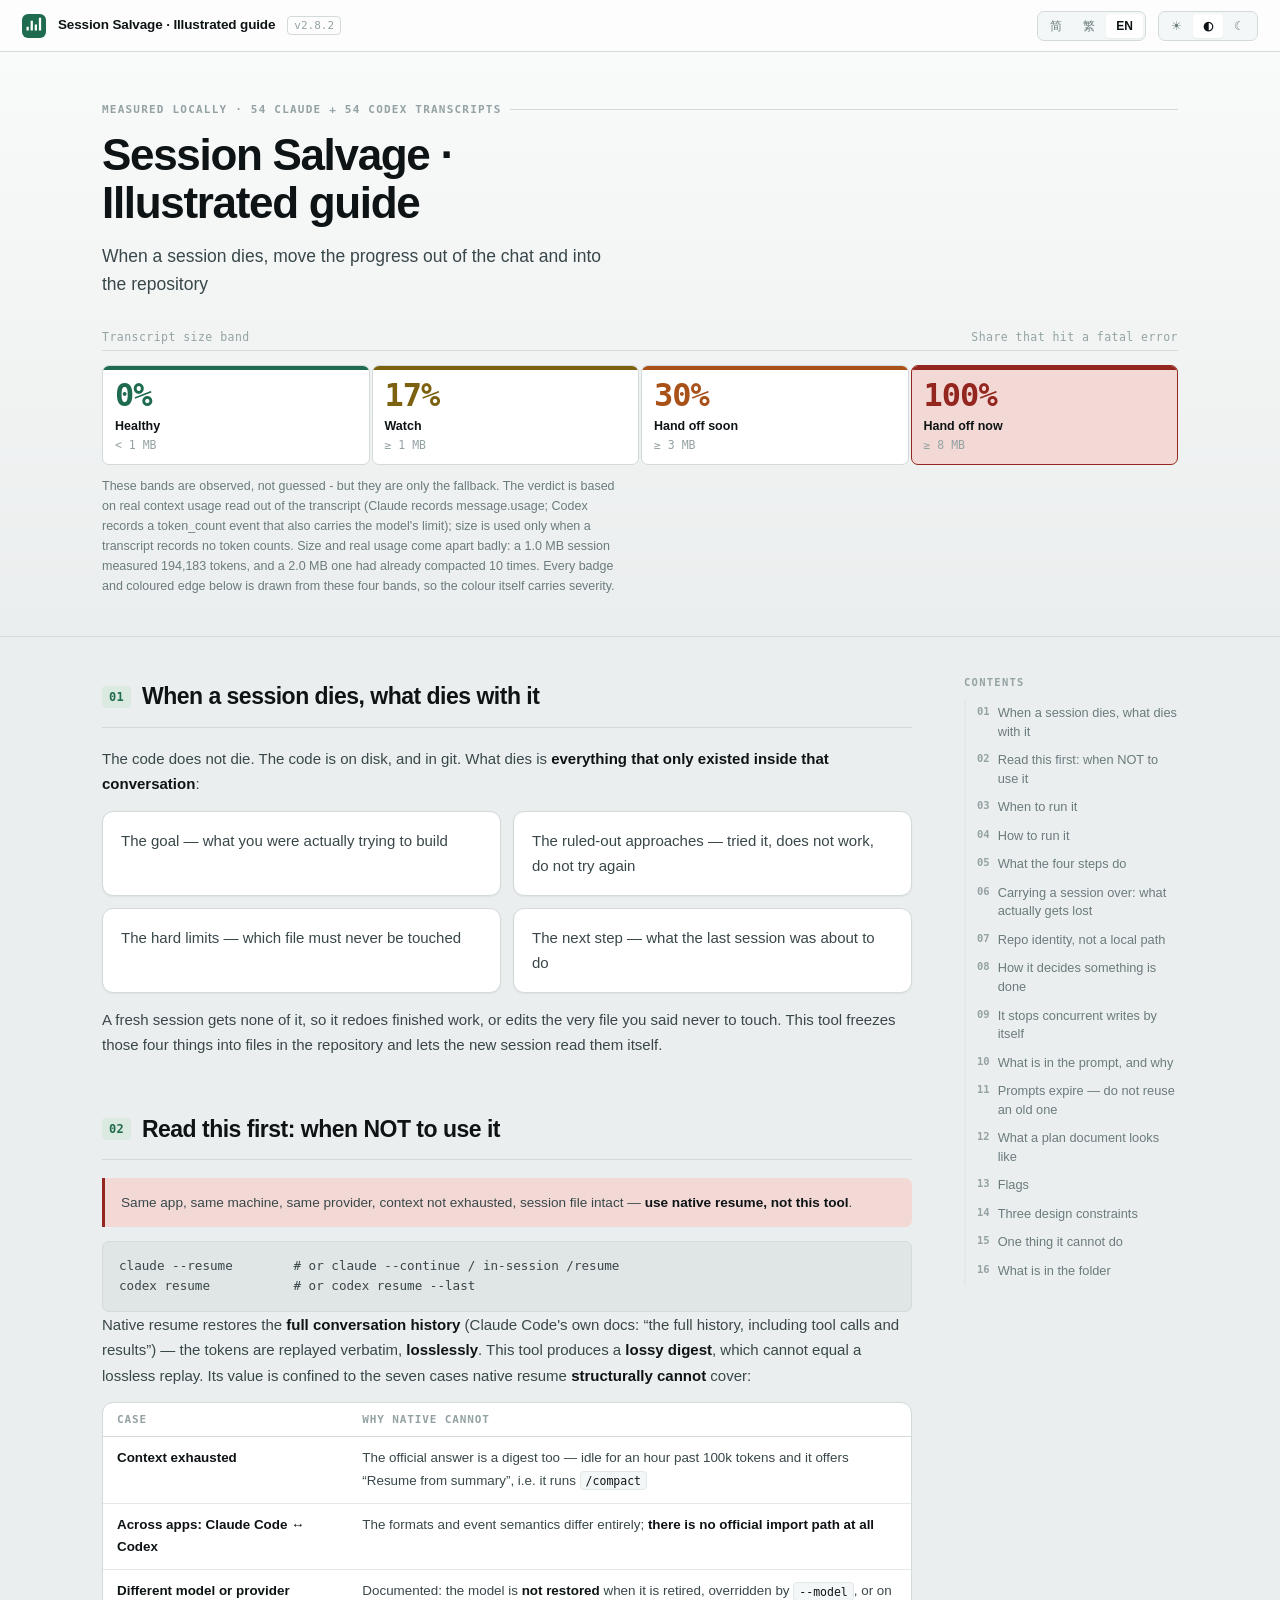
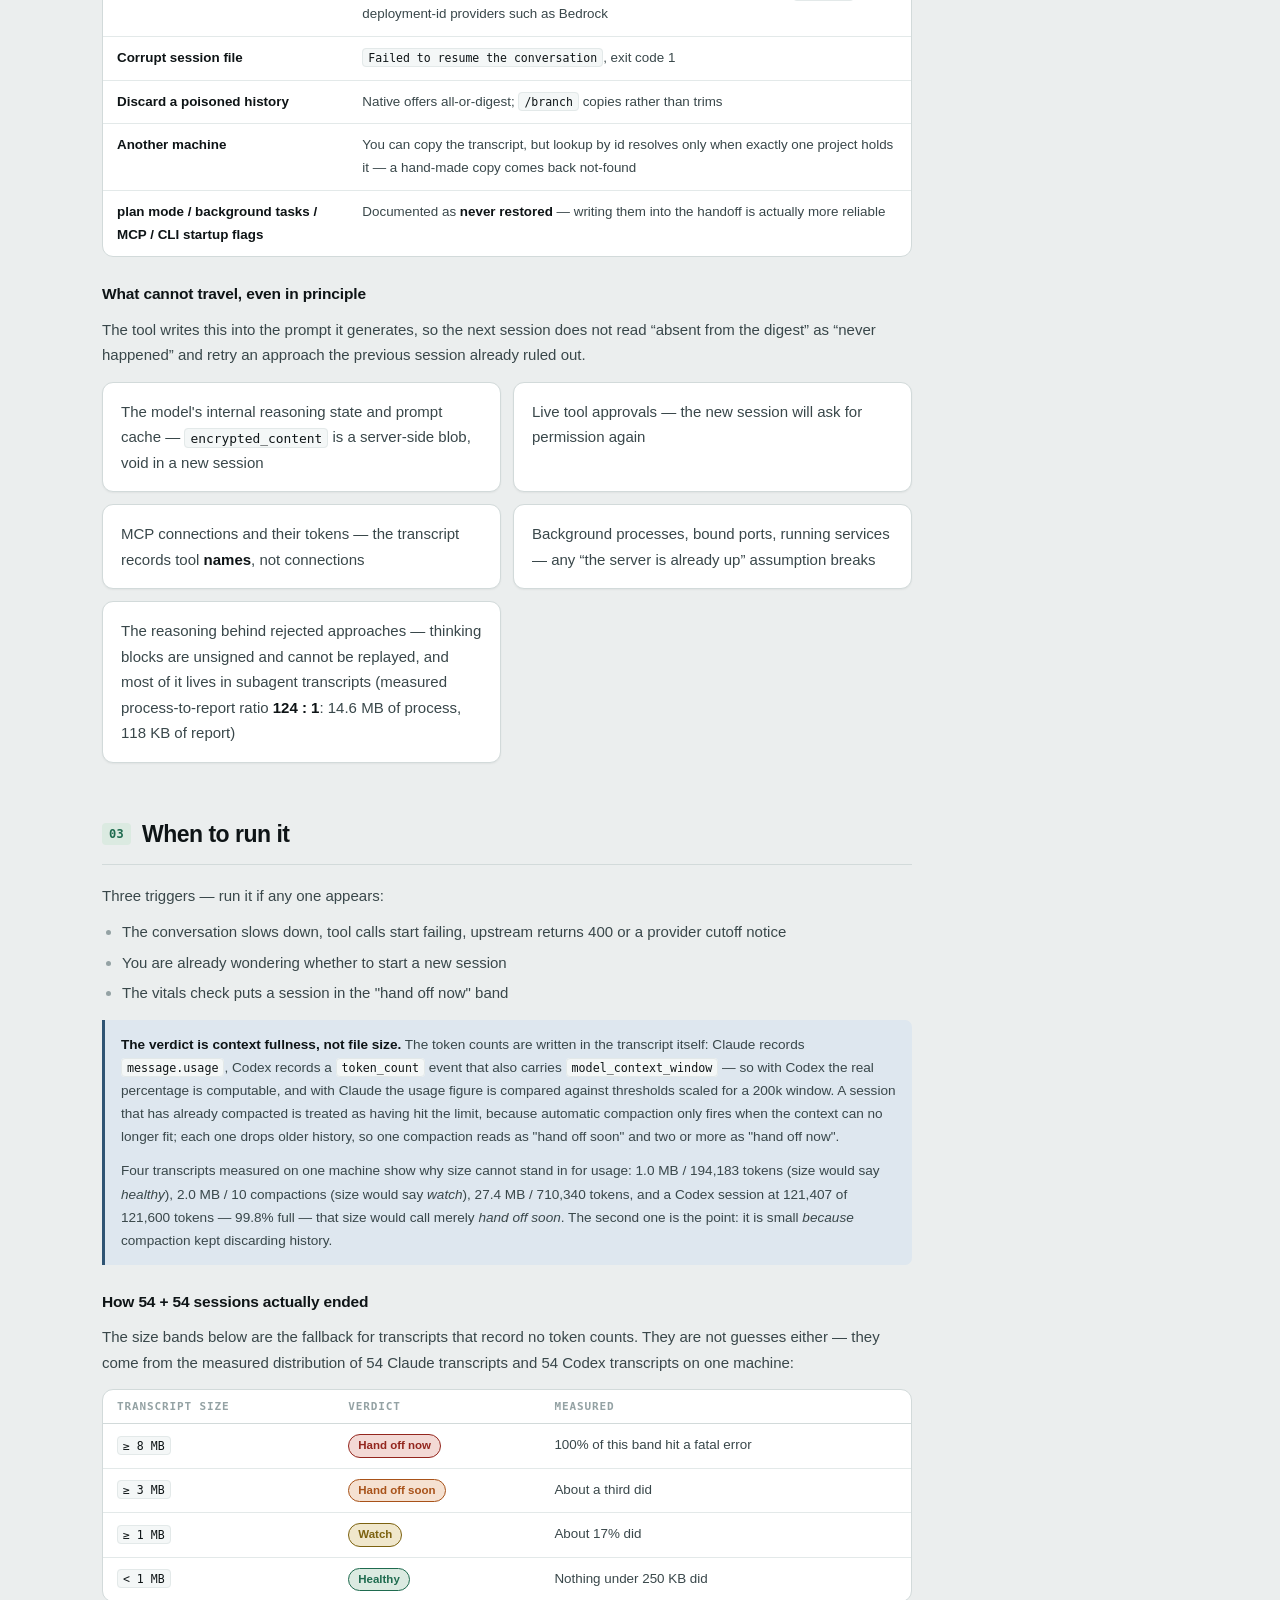
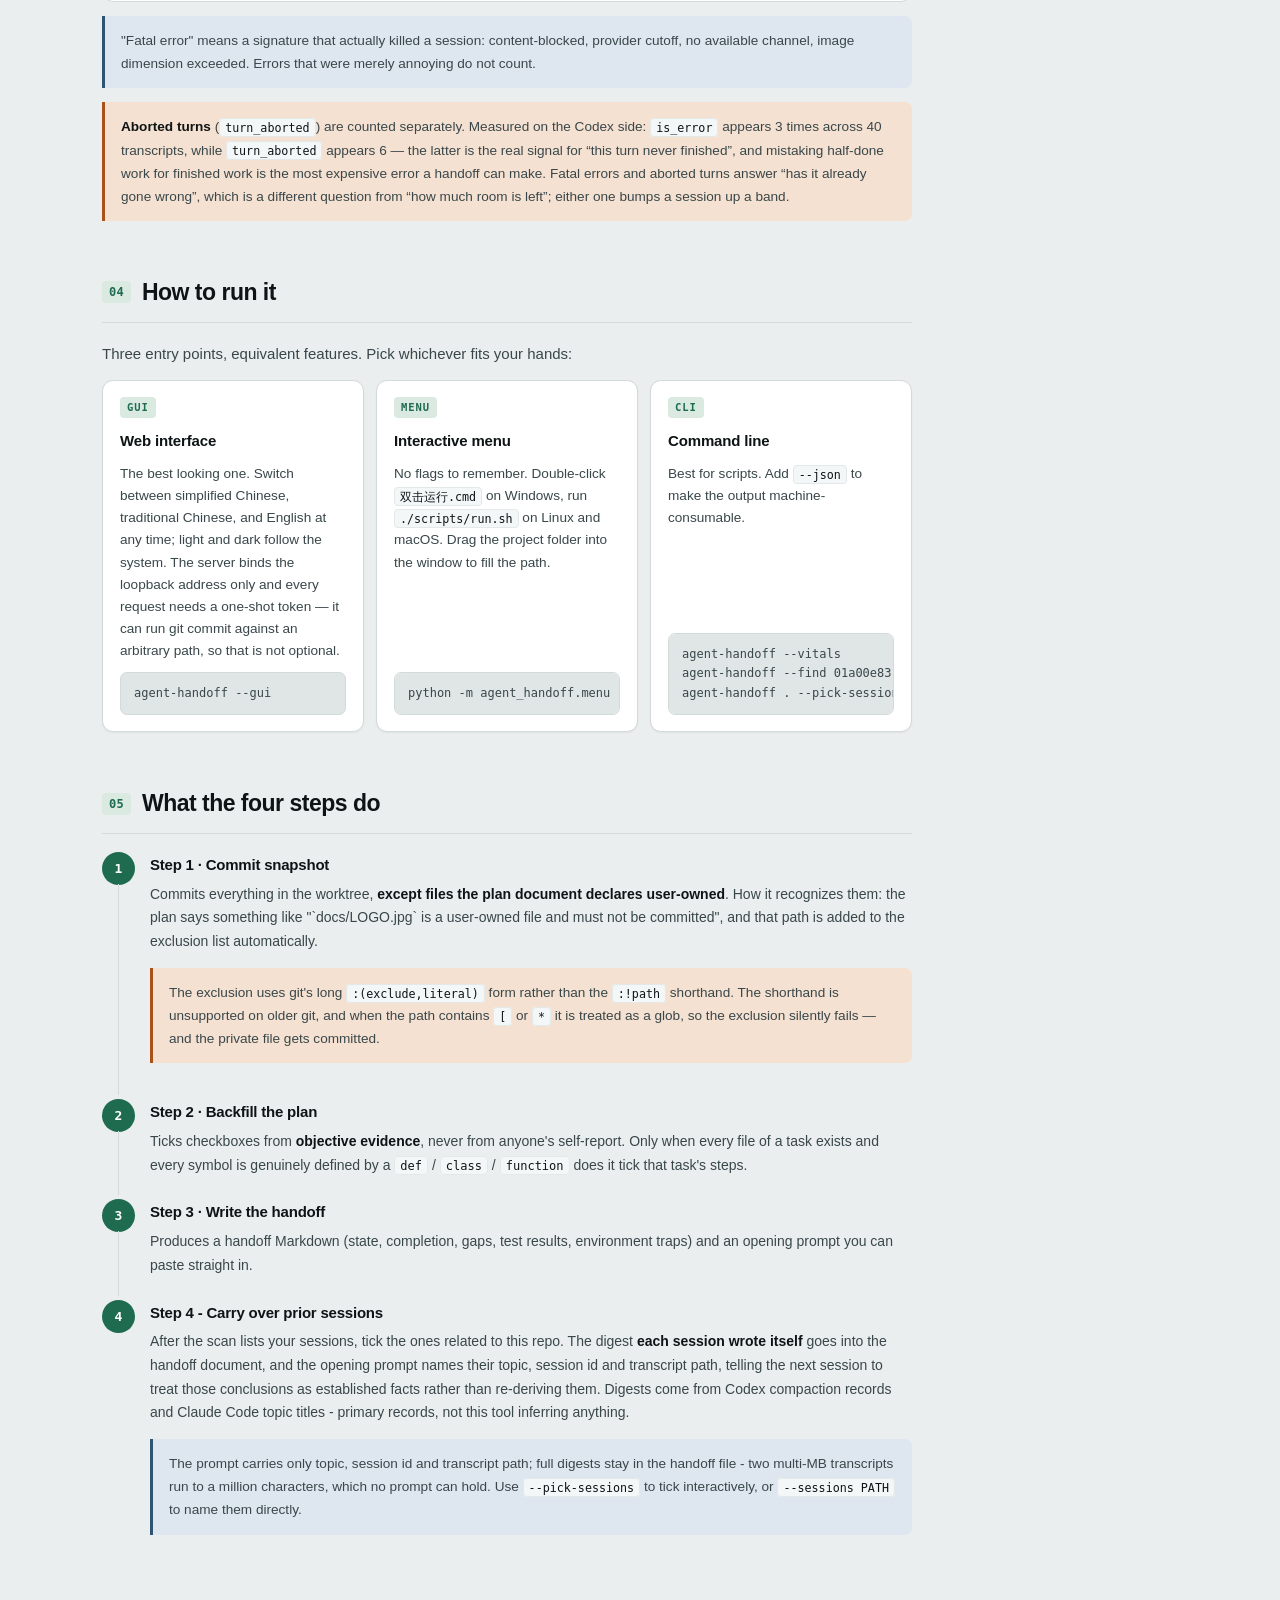
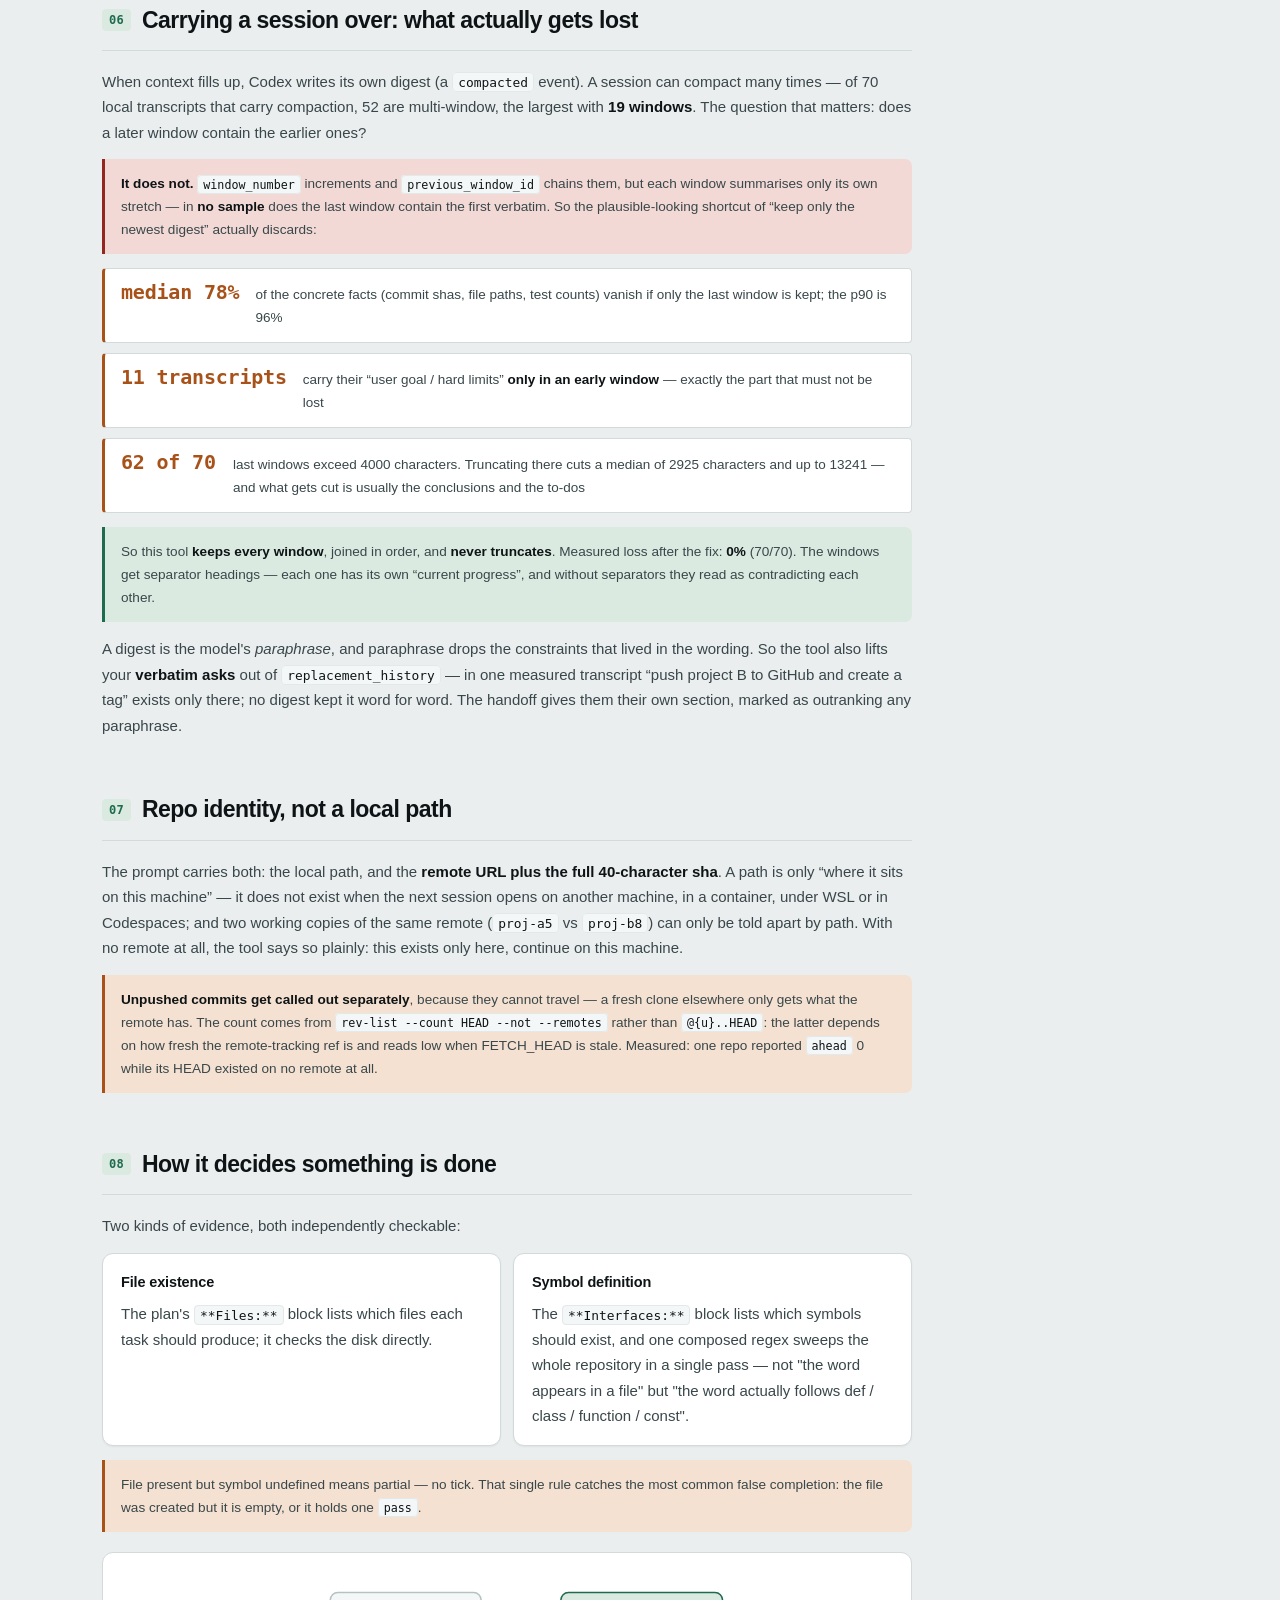
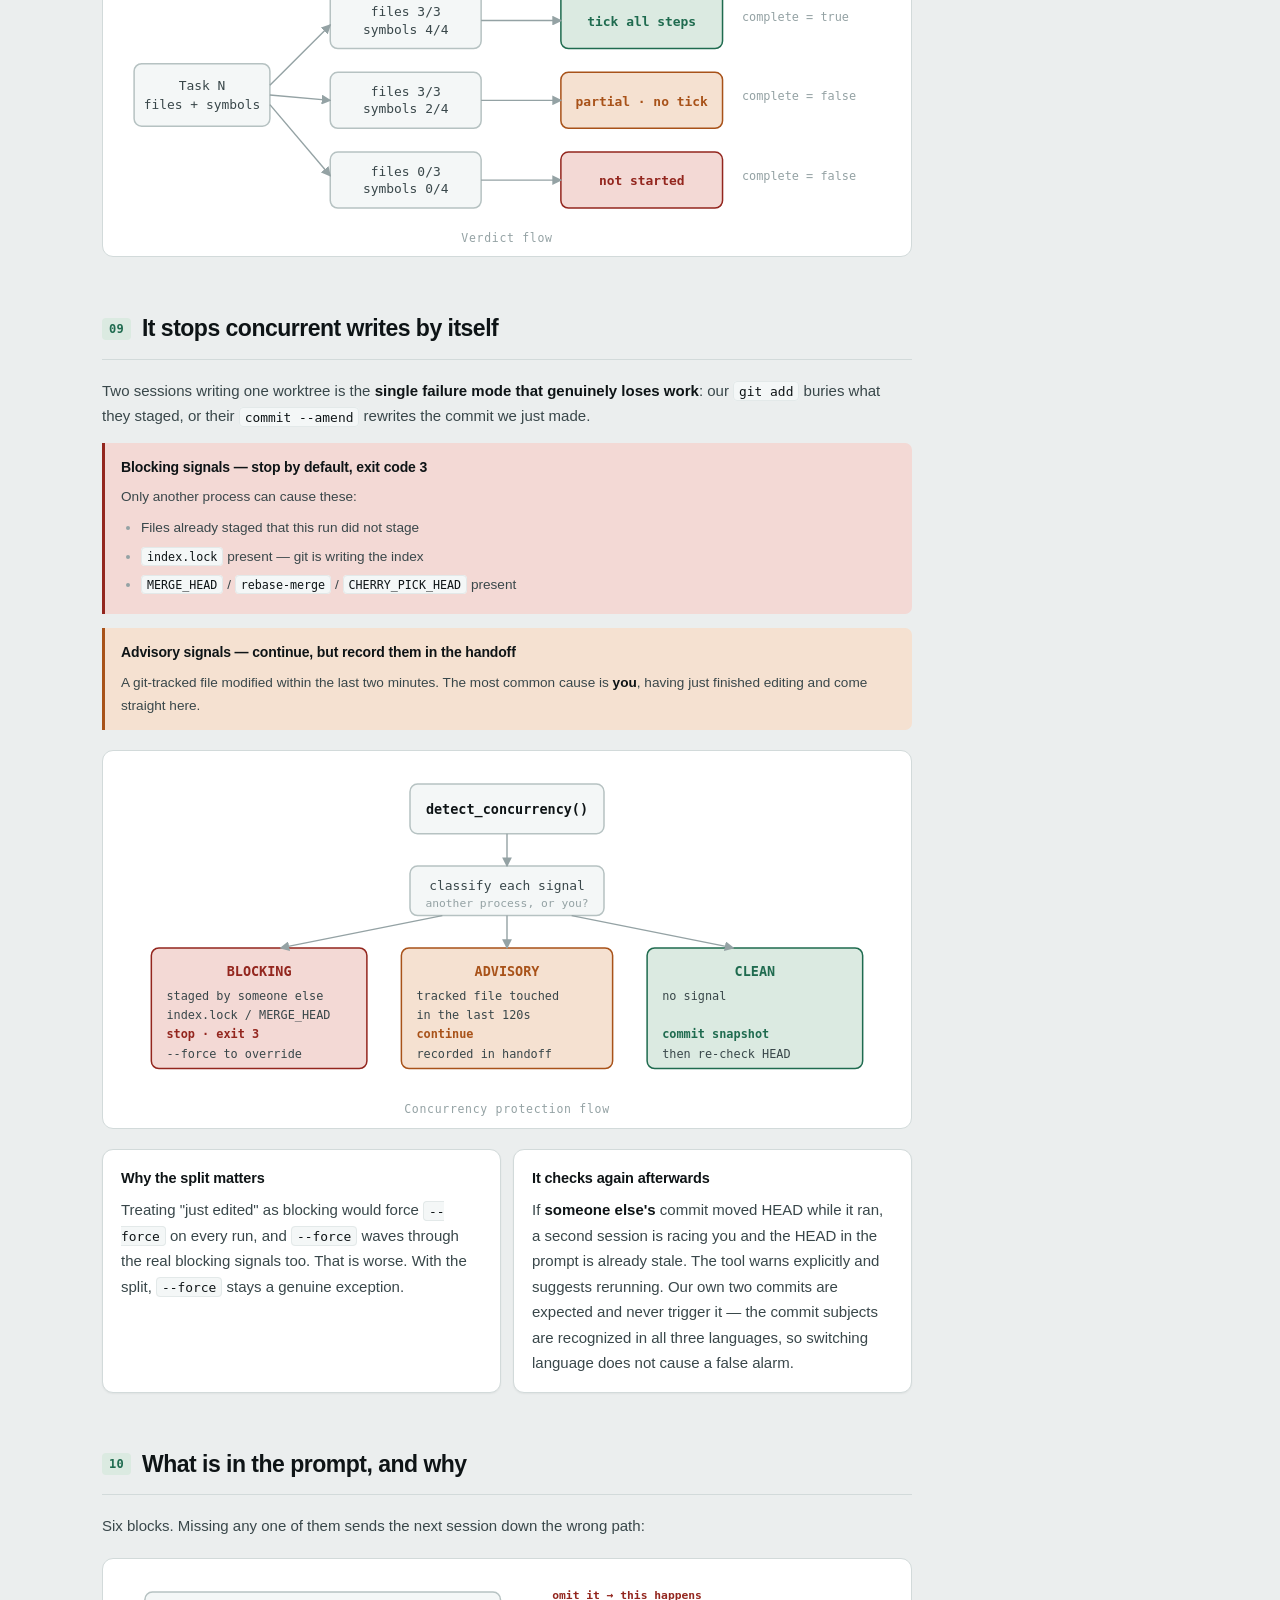
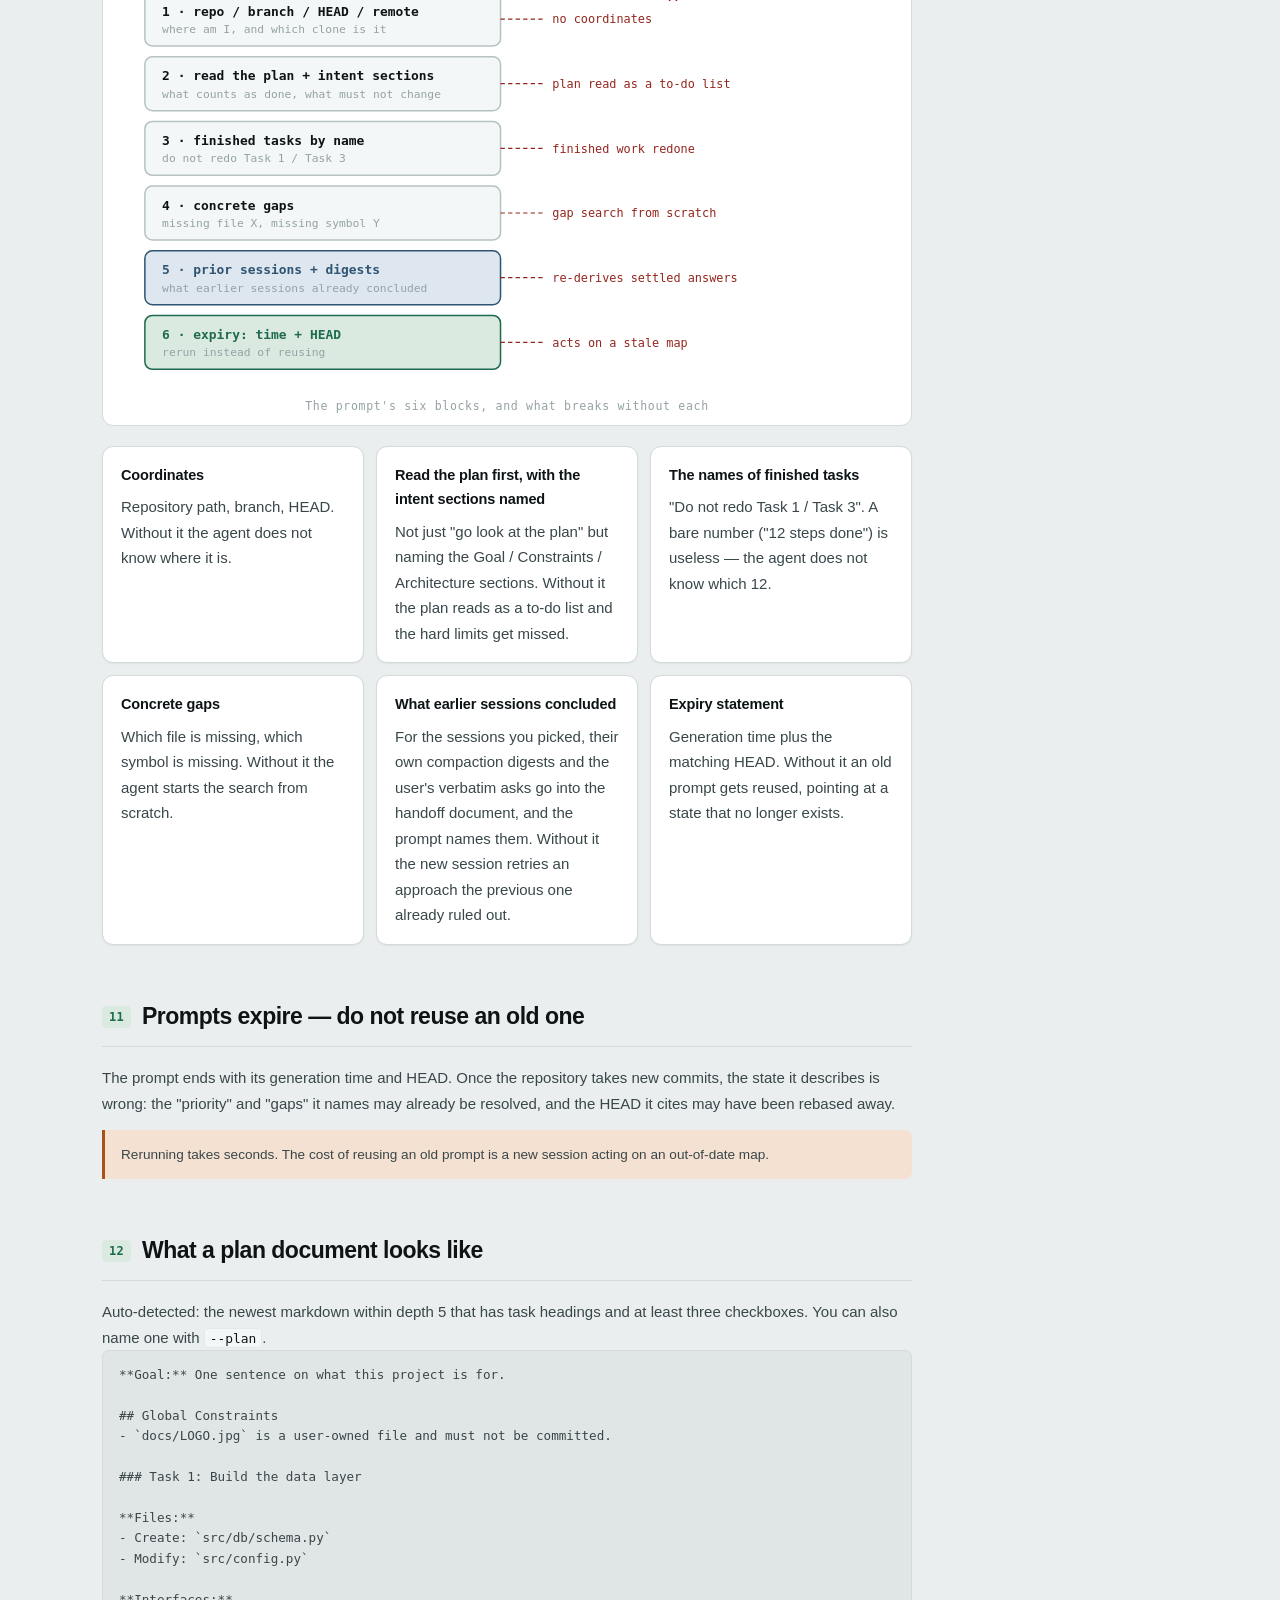
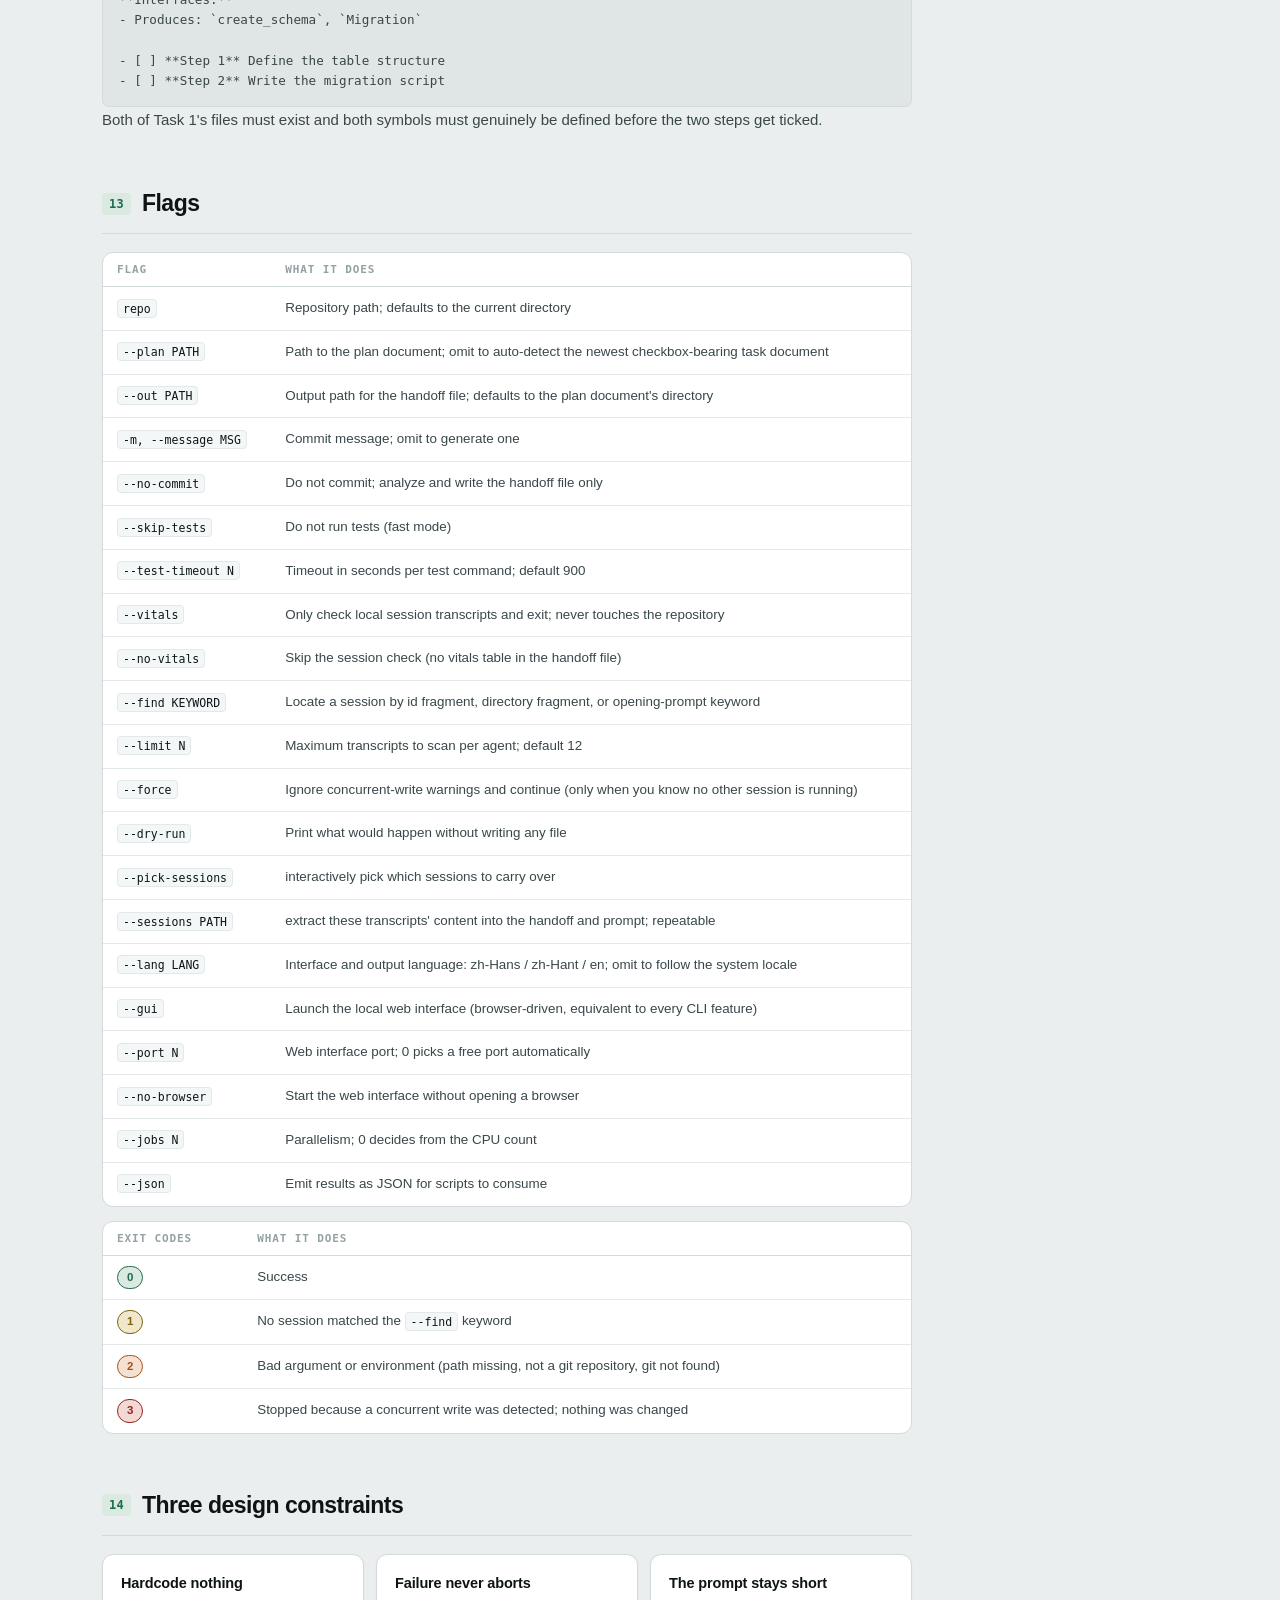
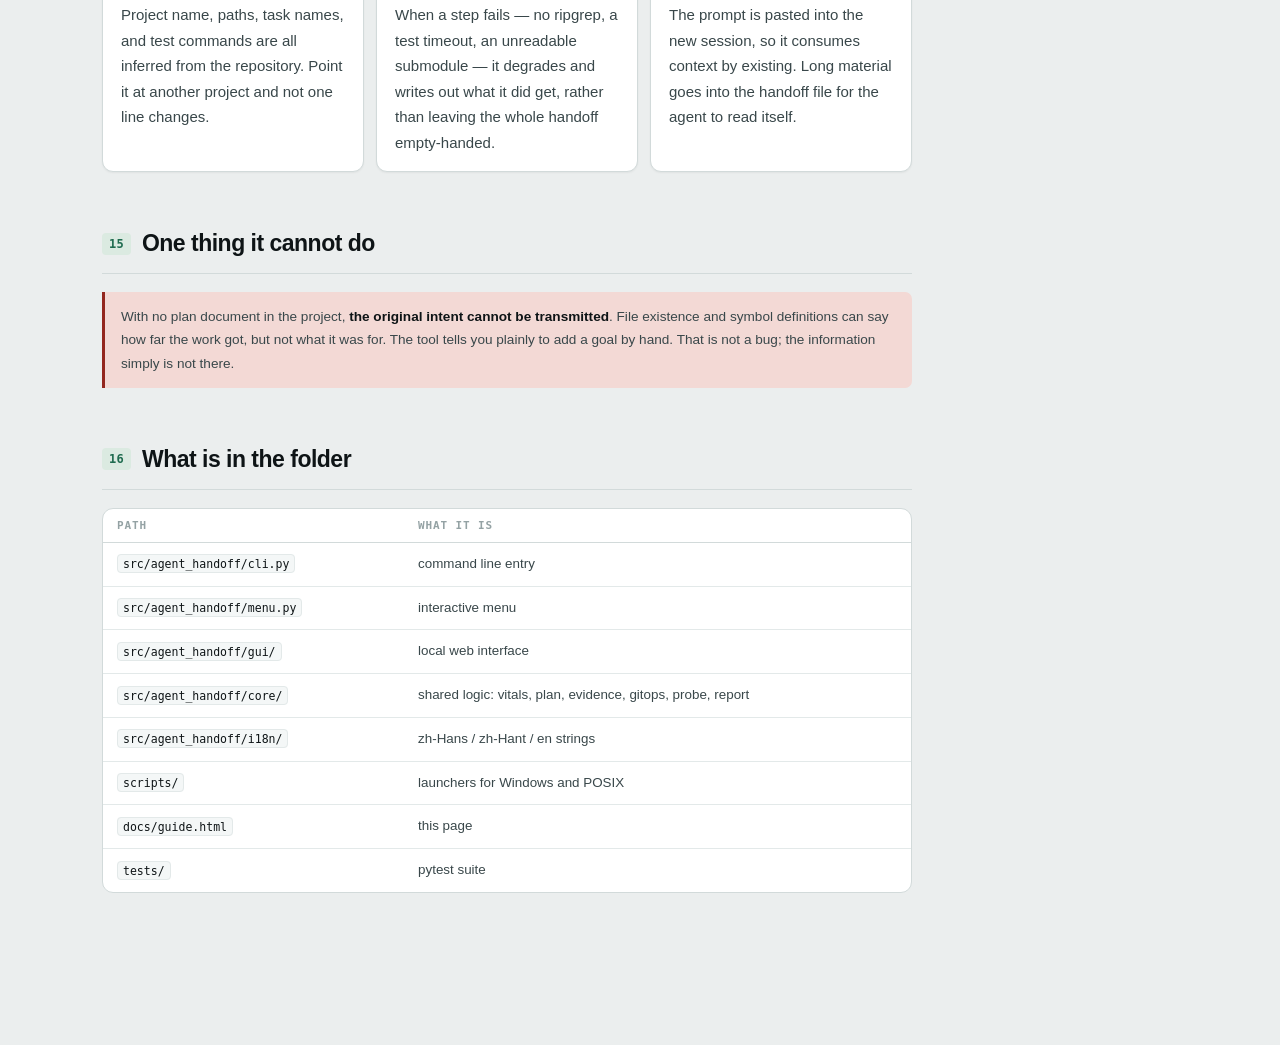
<file: docs/guide.html>
<!DOCTYPE html>
<html lang="zh-Hans" data-theme="auto">
<head>
<meta charset="utf-8">
<meta name="viewport" content="width=device-width, initial-scale=1">
<title>会话交接工具 · 图文说明</title>
<link rel="icon" href="data:image/svg+xml,%3Csvg xmlns='http://www.w3.org/2000/svg' viewBox='0 0 32 32'%3E%3Crect width='32' height='32' rx='8' fill='%231F6B4F'/%3E%3Cpath d='M6 22h3v-5H6zm5.5 0h3V9h-3zm5.5 0h3v-8h-3zm5.5 0h3V5h-3z' fill='%23fff'/%3E%3C/svg%3E">
<script id="guide-i18n" type="application/json">{"zh-Hans":{"lang":"zh-Hans","dir_note":"简体中文","title":"会话交接工具 · 图文说明","tagline":"会话卡死时，把进度从对话里搬进仓库","eyebrow":"本机实测 · 54 个 Claude + 54 个 Codex 转录","gauge.axis":"转录体积区间","gauge.metric":"该区间出现过致命错误的比例","gauge.foot":"分档不是拍脑袋，但它只是兜底判据。真正的判定看上下文占用，那个数字直接从转录里读出来（Claude 记在 message.usage，Codex 的 token_count 事件还带模型上限）；只有转录里读不到 token 数才退回体积。体积与真实占用严重脱钩：实测一个 1.0 MB 的会话已用 194,183 token，一个 2.0 MB 的会话已经压缩过 10 次。页面后面每一个徽章、每一条色边都取自这四档，颜色本身携带严重度。","nav":"目录","s1.h":"会话死了，什么跟着死","s1.p1":"代码不会死。代码在磁盘上，git 里也有。死掉的是<strong>只存在于那段对话里的东西<\/strong>：","s1.li1":"目标 —— 你到底要做成什么样","s1.li2":"已经排除的方案 —— 试过、不行、别再试","s1.li3":"红线 —— 哪个文件绝对不能碰","s1.li4":"下一步 —— 上一个会话正打算做什么","s1.p2":"新会话拿不到这些，于是它重做已完成的工作，或者改掉你明确说过不能碰的文件。这个工具把这四样东西固化成仓库里的文件，让新会话自己读。","sn.h":"先读这一节：什么时候不该用它","sn.p1":"同一个 APP、同一台机器、同一个供应商、上下文没满、会话文件完好时——<strong>用原生续接，不要用这个工具<\/strong>。","sn.p2":"原生续接恢复的是<strong>完整对话历史<\/strong>（Claude Code 官方文档：「the full history, including tool calls and results」），即原样重放 token，<strong>无损<\/strong>。本工具产出的是<strong>有损摘要<\/strong>，不可能等于无损重放。它的价值只在原生续接<strong>结构性做不到<\/strong>的七类场景：","sn.t.case":"场景","sn.t.why":"为什么原生做不到","sn.c1.a":"上下文已耗尽","sn.c1.b":"官方自己的解法也是压缩摘要——闲置 1 小时 + 超 10 万 token 时弹「Resume from summary」，等于跑 <code>/compact<\/code>","sn.c2.a":"跨 APP：Claude Code ↔ Codex","sn.c2.b":"两边格式与事件语义完全不同，<strong>无任何官方导入机制<\/strong>","sn.c3.a":"换模型 / 换供应商","sn.c3.b":"文档明列：模型在已退役、被 <code>--model<\/code> 覆盖、或 Bedrock 等部署 ID 供应商上<strong>不恢复<\/strong>","sn.c4.a":"会话文件损坏","sn.c4.b":"<code>Failed to resume the conversation<\/code>，退出码 1","sn.c5.a":"要丢弃被污染的历史","sn.c5.b":"原生只能全带或摘要；<code>/branch<\/code> 是复制而非裁剪","sn.c6.a":"跨机器","sn.c6.b":"转录可以拷，但官方按 ID 查找只在「恰好一个项目持有该 ID」时才解析，手工副本会被判 not-found","sn.c7.a":"plan mode / 后台任务 / MCP / CLI 启动参数","sn.c7.b":"文档明列<strong>永不恢复<\/strong>——写进交接文档反而更可靠","sn.h2":"哪些东西原理上传不过去","sn.p3":"工具会把这一段写进生成的提示词，免得接续会话把「摘要里没有」当成「没发生过」，于是把上一个会话已经排除的方案重新试一遍。","sn.x1":"模型内部推理状态与 prompt 缓存——<code>encrypted_content<\/code> 是服务端加密串，换会话即失效","sn.x2":"工具授权运行时态——新会话会重新弹权限确认","sn.x3":"MCP 连接与认证令牌——转录只记工具<strong>名字<\/strong>，不记连接","sn.x4":"后台进程、监听端口、已启动的服务——「服务已启动」的假设会失效","sn.x5":"被否决方案的推理过程——thinking 无签名不可回放，且多在子代理转录里（实测子代理「过程 : 报告」= <strong>124 : 1<\/strong>，14.6 MB 过程 vs 118 KB 报告）","s2.h":"什么时候该跑它","s2.p1":"三个触发点，任何一个出现就跑：","s2.li1":"对话开始变慢、工具调用频繁失败、上游返回 400 或熔断提示","s2.li2":"你已经在想「要不要重开一个会话」","s2.li3":"体检结果显示某个会话进了「立刻交接」区间","s2.h2":"54 + 54 个会话实际怎么结束的","s2.p0":"<strong>判定看上下文占用，不是文件体积。<\/strong> 占用数就写在转录里：Claude 记在 <code>message.usage<\/code>，Codex 的 <code>token_count<\/code> 事件还额外带 <code>model_context_window<\/code>——所以 Codex 侧能算出真占用率，Claude 侧则拿占用量对照按 200k 窗口折算的阈值。已经压缩过的会话直接按「满过」对待：自动压缩只在上下文装不下时才触发，而每次压缩都会丢掉更早的历史，所以压缩一次即「尽快交接」，两次以上「立刻交接」。","s2.p0b":"本机实测四个转录说明体积替代不了占用：1.0 MB / 194,183 token（体积会判<em>健康<\/em>）、2.0 MB / 压缩 10 次（体积会判<em>留意<\/em>）、27.4 MB / 710,340 token，以及一个 Codex 会话 121,407 / 121,600 token——占用 99.8%，而体积只会说<em>尽快交接<\/em>。第二个最能说明问题：它体积小<em>恰恰因为<\/em>压缩一直在丢历史。","s2.p2":"下面这套体积分档是读不到 token 数时的兜底。它也不是拍脑袋，是本机 54 个 Claude 转录 + 54 个 Codex 转录的实测分布：","s2.t.size":"转录体积","s2.t.verdict":"判定","s2.t.measured":"实测","s2.r1":"该区间 100% 出现过致命错误","s2.r2":"约三成出现过","s2.r3":"约一成七出现过","s2.r4":"250 KB 以下无一出现过","s2.p3":"「致命错误」指真的杀死过会话的签名：content-blocked、供应商熔断、无可用渠道、图片尺寸超限。只让人烦躁的错误不算。","s2.p4":"另外单独统计<strong>被打断的轮次<\/strong>（<code>turn_aborted<\/code>）。实测 Codex 侧 <code>is_error<\/code> 在 40 个转录里只有 3 次，而 <code>turn_aborted<\/code> 有 6 次——后者才是「这轮没做完」的真实信号，而把半成品当成已完成是交接里最贵的误判。致命错误与中断回答的是「已经出事了没有」，跟「还能撑多久」是两件事；任何一个都会把会话往上抬一档。","s3.h":"怎么用","s3.p1":"三种入口，功能等价，选顺手的：","s3.gui.h":"网页界面","s3.gui.p":"最好看，支持简体／繁體／English 随时切换，浅色深色跟随系统。服务只绑定本机回环地址，每个请求都要一次性令牌 —— 它能对任意路径跑 git commit，所以这不是可选项。","s3.menu.h":"交互菜单","s3.menu.p":"不用记参数。Windows 双击 <code>双击运行.cmd<\/code>，Linux／macOS 跑 <code>./scripts/run.sh<\/code>。把项目文件夹拖进窗口就能填路径。","s3.cli.h":"命令行","s3.cli.p":"适合写进脚本。加 <code>--json<\/code> 可以让输出被程序消费。","s4.h":"四步做了什么","s4.step1.h":"第 1 步 · 提交快照","s4.step1.p":"把工作区的一切提交，但<strong>排除计划文档声明为「用户私有」的文件<\/strong>。识别方式：计划文档里写了「`docs/LOGO.jpg` 是用户私有文件，不得提交」这类句子，路径会被自动加进排除列表。","s4.step1.note":"排除用的是 git 的 <code>:(exclude,literal)<\/code> 长写法而不是 <code>:!path<\/code> 简写：后者在旧版 git 上不支持，且路径含 <code>[<\/code> 或 <code>*<\/code> 时会被当通配符，排除会静默失效 —— 私有文件就被提交上去了。","s4.step2.h":"第 2 步 · 回填计划","s4.step2.p":"按<strong>客观证据<\/strong>勾选复选框，不看任何人的自我报告。一个任务的全部文件都存在、全部符号都真的被 <code>def<\/code>／<code>class<\/code>／<code>function<\/code> 定义了，它的每一步才会被勾上。","s4.step3.h":"第 3 步 · 生成交接","s4.step3.p":"写出一份交接 Markdown（现场、完成度、缺口、测试结果、环境陷阱）和一段可直接粘贴的开场提示词。","s4.step4.note":"提示词里只放话题、会话 ID 与转录路径，完整摘要留在交接文档里——两份多 MB 的转录合计上百万字符，任何提示词都装不下。命令行用 <code>--pick-sessions<\/code> 勾选，或 <code>--sessions PATH<\/code> 直接指定。","sc.h":"传承会话时，实测丢了多少","sc.p1":"Codex 在上下文将满时会自己写一份压缩摘要（<code>compacted<\/code> 事件）。一个会话可以压缩很多次——本机实测 70 个带压缩的转录里 52 个是多窗口，最多 <strong>19 个窗口<\/strong>。关键问题是：后一个窗口有没有包含前一个？","sc.p2":"<strong>不包含。<\/strong> <code>window_number<\/code> 递增、<code>previous_window_id<\/code> 串成链，每个窗口只总结它自己那一段，<strong>没有任何一个样本<\/strong>的末窗逐字包含首窗。所以「只保留最后一次摘要」这个看起来合理的做法，实际会丢掉：","sc.m1.k":"中位 78%","sc.m1.v":"具体事实（commit sha、文件路径、测试计数）在只留末窗时消失；p90 是 96%","sc.m2.k":"11 个转录","sc.m2.v":"的「用户目标 / 红线约束」<strong>只出现在早期窗口<\/strong>——恰恰是最不能丢的那部分","sc.m3.k":"62 / 70","sc.m3.v":"个末窗超过 4000 字符。截断到那个长度会中位切掉 2925 字符、最多 13241 字符，而切掉的往往正是结论与待办","sc.p3":"所以这个工具<strong>保留全部窗口<\/strong>并按时间顺序拼接，也<strong>不截断<\/strong>。修复后实测丢失率 <strong>0%<\/strong>（70/70）。窗口之间加分隔标题——多个窗口各自都有「当前进度」，不分隔会互相矛盾。","sc.p4":"摘要是模型的<em>转述<\/em>，转述会丢措辞里的约束。所以工具还从 <code>replacement_history<\/code> 里取出<strong>用户原话<\/strong>逐字保留——实测某个转录里「将项目 B 推送到 GitHub 并创建 tag」只存在于这里，任何摘要都没有逐字留下它。交接文档把原话单独成节，并注明它优先于任何转述。","si.h":"仓库身份，不是本机路径","si.p1":"提示词同时给两样东西：本机路径，以及 <strong>remote URL + 完整 40 位 sha<\/strong>。路径只是「它在这台机器上的位置」——新会话在另一台机器、容器、WSL 或 Codespaces 里打开时路径不存在；而同一个 remote 下的两个工作副本（<code>proj-a5<\/code> 与 <code>proj-b8<\/code>）也只能靠路径区分。没有远程时工具会明说「只存在于本机，接续必须在同一台机器上」。","si.p2":"<strong>未推送的提交会被单独声明<\/strong>，因为它们传不过去——新会话在别处 clone 只会拿到远程有的东西。判定用 <code>rev-list --count HEAD --not --remotes<\/code> 而不是 <code>@{u}..HEAD<\/code>：后者依赖远程跟踪引用是否新鲜，FETCH_HEAD 陈旧时会偏小。实测某仓库 <code>ahead<\/code> 显示 0，而它的 HEAD 在任何远程上都不存在。","s4.step4.p":"扫描列出本机会话后，勾选与这个仓库相关的那些。它们<strong>自己写下的交接摘要<\/strong>会写进交接文档的「前序会话」一节，开场提示词点名它们的话题、会话 ID 与转录路径，并要求新会话把这些结论当作既有事实，不要重新推导。摘要来自 Codex 上下文压缩时留下的记录与 Claude Code 的话题标题，属于原始记录，不是本工具的推断。","s4.step4.h":"第 4 步 · 传承前序会话","s5.h":"它凭什么判断「做完了」","s5.p1":"两类证据，都能被独立复核：","s5.e1.h":"文件存在性","s5.e1.p":"计划文档的 <code>**Files:**<\/code> 段列出每个任务应产出哪些文件，直接查磁盘。","s5.e2.h":"符号定义","s5.e2.p":"<code>**Interfaces:**<\/code> 段列出应产出哪些符号，用一条合成正则一次扫完全库 —— 不是「文件里出现过这个词」，而是「这个词真的跟在 def／class／function／const 后面」。","s5.p2":"文件在但符号没定义 = 部分完成，不勾。这一条挡住了最常见的假完成：文件被创建了但里面是空的，或者只有一句 <code>pass<\/code>。","s5.diagram.title":"判定流程","s6.h":"它会自己拦住并发写入","s6.p1":"两个会话同时写一个工作树是<strong>唯一真能丢工作<\/strong>的失败模式：我们的 <code>git add<\/code> 盖掉对方暂存的内容，或者对方的 <code>commit --amend<\/code> 重写我们刚做的提交。","s6.block.h":"阻断信号 —— 默认停止，退出码 3","s6.block.p":"这些只可能由另一个进程造成：","s6.block.li1":"暂存区已有文件，而不是本次操作放进去的","s6.block.li2":"<code>index.lock<\/code> 存在 —— git 正在写索引","s6.block.li3":"<code>MERGE_HEAD<\/code> / <code>rebase-merge<\/code> / <code>CHERRY_PICK_HEAD<\/code> 存在","s6.warn.h":"提示信号 —— 继续，但记录进交接文件","s6.warn.p":"两分钟内有 git 跟踪的文件被改动。最常见的成因是<strong>你自己<\/strong>刚改完就来跑交接。","s6.why.h":"为什么要分级","s6.why.p":"把「刚改完」当阻断，会逼你每次都加 <code>--force<\/code>；而 <code>--force<\/code> 会连真正的阻断信号一起放过，反而更危险。分级之后 <code>--force<\/code> 变成真正的例外手段。","s6.after.h":"跑完还会再查一次","s6.after.p":"运行期间如果 HEAD 被<strong>别人的<\/strong>提交推进了，说明第二个会话在跟你赛跑，提示词里那个 HEAD 已经过期。工具会明确警告并建议重跑。我们自己的两个提交是预期的，不会误报 —— 三种语言的提交主题都被认得，切过语言也不会误判。","s6.diagram.title":"并发保护流程","s7.h":"提示词里有什么，为什么","s7.p1":"六块内容，缺任何一块都会让接续会话走错路：","s7.b1.h":"现场坐标","s7.b1.p":"仓库路径、分支、HEAD。缺了它不知道自己在哪。","s7.b2.h":"先读计划文档，并点名意图段落","s7.b2.p":"不只说「去看计划」，而是点名 Goal／Constraints／Architecture 这几段。缺了它把计划当待办清单，漏掉红线。","s7.b3.h":"已完成任务的名字","s7.b3.p":"「不要重做 Task 1 / Task 3」。只给一个数字（「已完成 12 步」）没用 —— 它不知道哪 12 步。","s7.b4.h":"具体缺口","s7.b4.p":"缺哪个文件、缺哪个符号。缺了它要从头找。","s7.b5.h":"过期声明","s7.b5.p":"生成时间 + 对应 HEAD。缺了它旧提示词会被复用，指向一个已经不存在的状态。","s7.b6.h":"前序会话的结论","s7.b6.p":"勾选过的会话，它们自己写下的压缩摘要与用户原话都进交接文档，提示词点名它们。缺了它，新会话会把上一个会话已经排除的方案重新试一遍。","s7.diagram.title":"提示词六块结构，以及每块缺失的后果","s8.h":"提示词会过期，别复用旧的","s8.p1":"提示词末尾带生成时间和 HEAD。仓库此后又有提交时，那段提示词描述的现场已经不对了 —— 它说的「优先级」和「缺口」可能已经被解决，它引用的 HEAD 可能已经被 rebase 掉。","s8.p2":"重跑一次，几秒钟的事。复用旧提示词的代价是新会话按过时的地图行动。","s9.h":"计划文档长什么样","s9.p1":"自动探测：深度 5 以内、含任务标题且至少 3 个复选框的最新 markdown。也可以用 <code>--plan<\/code> 明确指定。","s9.p2":"Task 1 的两个文件都存在、两个符号都真被定义，两个 Step 才会被勾上。","s10.h":"参数表","s10.t.flag":"参数","s10.t.what":"作用","s10.exit.h":"退出码","s10.exit.0":"成功","s10.exit.1":"没有会话匹配 <code>--find<\/code> 的关键词","s10.exit.2":"参数或环境错误（路径不存在、不是 git 仓库、找不到 git）","s10.exit.3":"检测到并发写入而停止，未做任何改动","s11.h":"三条设计约束","s11.c1.h":"不硬编码","s11.c1.p":"项目名、路径、任务名、测试命令一律从仓库自身推断。换一个项目不用改一行代码。","s11.c2.h":"失败不中断","s11.c2.p":"某个环节失败（没有 ripgrep、测试超时、子模块读不到）就降级，把已经拿到的信息写出来，不让整次交接空手而归。","s11.c3.h":"提示词要短","s11.c3.p":"提示词是要粘进新会话的，它自己就在消耗上下文。长的东西写进交接文件，让智能体自己去读。","s12.h":"一个做不到的情况","s12.p":"项目里没有计划文档时，<strong>原始意图无法传递<\/strong>。文件存在性和符号定义能说明「做到哪一步」，但说不出「本来要做什么」。这时工具会明确提醒你手工补一句目标。这不是 bug，是信息本身不存在。","s13.h":"文件夹里都有什么","s13.t.path":"路径","s13.t.what":"是什么"},"zh-Hant":{"lang":"zh-Hant","dir_note":"繁體中文","title":"工作階段交接工具 · 圖文說明","tagline":"工作階段卡死時，把進度從對話裡搬進儲存庫","eyebrow":"本機實測 · 54 個 Claude + 54 個 Codex 記錄","gauge.axis":"記錄體積區間","gauge.metric":"該區間出現過致命錯誤的比例","gauge.foot":"分檔不是拍腦袋，但它只是墊底判據。真正的判定看上下文佔用，那個數字直接從記錄裡讀出來（Claude 記在 message.usage，Codex 的 token_count 事件還帶模型上限）；只有記錄裡讀不到 token 數才退回體積。體積與真實佔用嚴重脫鉤：實測一個 1.0 MB 的工作階段已用 194,183 token，一個 2.0 MB 的工作階段已經壓縮過 10 次。頁面後面每一個徽章、每一條色邊都取自這四檔，顏色本身攜帶嚴重度。","nav":"目錄","s1.h":"工作階段死了，什麼跟著死","s1.p1":"程式碼不會死。程式碼在磁碟上，git 裡也有。死掉的是<strong>只存在於那段對話裡的東西<\/strong>：","s1.li1":"目標 —— 你到底要做成什麼樣","s1.li2":"已經排除的方案 —— 試過、不行、別再試","s1.li3":"紅線 —— 哪個檔案絕對不能動","s1.li4":"下一步 —— 上一個工作階段正打算做什麼","s1.p2":"新工作階段拿不到這些，於是它重做已完成的工作，或者改掉你明確說過不能動的檔案。這個工具把這四樣東西固化成儲存庫裡的檔案，讓新工作階段自己讀。","sn.h":"先讀這一節：什麼時候不該用它","sn.p1":"同一個 APP、同一台機器、同一個供應商、上下文沒滿、工作階段檔案完好時——<strong>用原生續接，不要用這個工具<\/strong>。","sn.p2":"原生續接恢復的是<strong>完整對話歷史<\/strong>（Claude Code 官方文件：「the full history, including tool calls and results」），即原樣重播 token，<strong>無損<\/strong>。本工具產出的是<strong>有損摘要<\/strong>，不可能等於無損重播。它的價值只在原生續接<strong>結構性做不到<\/strong>的七類場景：","sn.t.case":"場景","sn.t.why":"為什麼原生做不到","sn.c1.a":"上下文已耗盡","sn.c1.b":"官方自己的解法也是壓縮摘要——閒置 1 小時 + 超 10 萬 token 時彈「Resume from summary」，等於跑 <code>/compact<\/code>","sn.c2.a":"跨 APP：Claude Code ↔ Codex","sn.c2.b":"兩邊格式與事件語意完全不同，<strong>無任何官方匯入機制<\/strong>","sn.c3.a":"換模型 / 換供應商","sn.c3.b":"文件明列：模型在已退役、被 <code>--model<\/code> 覆蓋、或 Bedrock 等部署 ID 供應商上<strong>不恢復<\/strong>","sn.c4.a":"工作階段檔案損壞","sn.c4.b":"<code>Failed to resume the conversation<\/code>，退出碼 1","sn.c5.a":"要丟棄被污染的歷史","sn.c5.b":"原生只能全帶或摘要；<code>/branch<\/code> 是複製而非裁剪","sn.c6.a":"跨機器","sn.c6.b":"轉錄可以拷，但官方按 ID 查找只在「恰好一個專案持有該 ID」時才解析，手工副本會被判 not-found","sn.c7.a":"plan mode / 背景任務 / MCP / CLI 啟動參數","sn.c7.b":"文件明列<strong>永不恢復<\/strong>——寫進交接文件反而更可靠","sn.h2":"哪些東西原理上傳不過去","sn.p3":"工具會把這一段寫進產生的提示詞，免得接續工作階段把「摘要裡沒有」當成「沒發生過」，於是把上一個工作階段已經排除的方案重新試一遍。","sn.x1":"模型內部推理狀態與 prompt 快取——<code>encrypted_content<\/code> 是伺服器端加密字串，換工作階段即失效","sn.x2":"工具授權執行時狀態——新工作階段會重新彈權限確認","sn.x3":"MCP 連線與認證權杖——轉錄只記工具<strong>名字<\/strong>，不記連線","sn.x4":"背景行程、監聽埠、已啟動的服務——「服務已啟動」的假設會失效","sn.x5":"被否決方案的推理過程——thinking 無簽章不可重播，且多在子代理轉錄裡（實測子代理「過程 : 報告」= <strong>124 : 1<\/strong>，14.6 MB 過程 vs 118 KB 報告）","s2.h":"什麼時候該跑它","s2.p1":"三個觸發點，任何一個出現就跑：","s2.li1":"對話開始變慢、工具呼叫頻繁失敗、上游回傳 400 或熔斷提示","s2.li2":"你已經在想「要不要重開一個工作階段」","s2.li3":"健檢結果顯示某個工作階段進了「立即交接」區間","s2.h2":"54 + 54 個工作階段實際怎麼結束的","s2.p0":"<strong>判定看上下文佔用，不是檔案體積。<\/strong> 佔用數就寫在記錄裡：Claude 記在 <code>message.usage<\/code>，Codex 的 <code>token_count<\/code> 事件還額外帶 <code>model_context_window<\/code>——所以 Codex 側能算出真佔用率，Claude 側則拿佔用量對照按 200k 視窗折算的閾值。已經壓縮過的工作階段直接按「滿過」對待：自動壓縮只在上下文裝不下時才觸發，而每次壓縮都會丟掉更早的歷史，所以壓縮一次即「盡快交接」，兩次以上「立即交接」。","s2.p0b":"本機實測四個記錄說明體積替代不了佔用：1.0 MB / 194,183 token（體積會判<em>健康<\/em>）、2.0 MB / 壓縮 10 次（體積會判<em>留意<\/em>）、27.4 MB / 710,340 token，以及一個 Codex 工作階段 121,407 / 121,600 token——佔用 99.8%，而體積只會說<em>盡快交接<\/em>。第二個最能說明問題：它體積小<em>恰恰因為<\/em>壓縮一直在丟歷史。","s2.p2":"下面這套體積分檔是讀不到 token 數時的墊底。它也不是拍腦袋，是本機 54 個 Claude 記錄 + 54 個 Codex 記錄的實測分佈：","s2.t.size":"記錄體積","s2.t.verdict":"判定","s2.t.measured":"實測","s2.r1":"該區間 100% 出現過致命錯誤","s2.r2":"約三成出現過","s2.r3":"約一成七出現過","s2.r4":"250 KB 以下無一出現過","s2.p3":"「致命錯誤」指真的殺死過工作階段的簽章：content-blocked、供應商熔斷、無可用管道、圖片尺寸超限。只讓人煩躁的錯誤不算。","s2.p4":"另外單獨統計<strong>被打斷的輪次<\/strong>（<code>turn_aborted<\/code>）。實測 Codex 側 <code>is_error<\/code> 在 40 個轉錄裡只有 3 次，而 <code>turn_aborted<\/code> 有 6 次——後者才是「這輪沒做完」的真實訊號，而把半成品當成已完成是交接裡最貴的誤判。致命錯誤與中斷回答的是「已經出事了沒有」，跟「還能撐多久」是兩件事；任何一個都會把工作階段往上抬一檔。","s3.h":"怎麼用","s3.p1":"三種入口，功能等同，選順手的：","s3.gui.h":"網頁介面","s3.gui.p":"最好看，支援简体／繁體／English 隨時切換，淺色深色跟隨系統。服務只繫結本機回環位址，每個請求都要一次性權杖 —— 它能對任意路徑跑 git commit，所以這不是可選項。","s3.menu.h":"互動選單","s3.menu.p":"不用記參數。Windows 雙擊 <code>雙擊執行.cmd<\/code>，Linux／macOS 跑 <code>./scripts/run.sh<\/code>。把專案資料夾拖進視窗就能填路徑。","s3.cli.h":"命令列","s3.cli.p":"適合寫進腳本。加 <code>--json<\/code> 可以讓輸出被程式取用。","s4.h":"四步做了什麼","s4.step1.h":"第 1 步 · 提交快照","s4.step1.p":"把工作區的一切提交，但<strong>排除計畫文件宣告為「使用者私有」的檔案<\/strong>。識別方式：計畫文件裡寫了「`docs/LOGO.jpg` 是使用者私有檔案，不得提交」這類句子，路徑會被自動加進排除清單。","s4.step1.note":"排除用的是 git 的 <code>:(exclude,literal)<\/code> 長寫法而不是 <code>:!path<\/code> 簡寫：後者在舊版 git 上不支援，且路徑含 <code>[<\/code> 或 <code>*<\/code> 時會被當通用字元，排除會靜默失效 —— 私有檔案就被提交上去了。","s4.step2.h":"第 2 步 · 回填計畫","s4.step2.p":"依<strong>客觀證據<\/strong>勾選核取方塊，不看任何人的自我報告。一個任務的全部檔案都存在、全部符號都真的被 <code>def<\/code>／<code>class<\/code>／<code>function<\/code> 定義了，它的每一步才會被勾上。","s4.step3.h":"第 3 步 · 產生交接","s4.step3.p":"寫出一份交接 Markdown（現場、完成度、缺口、測試結果、環境陷阱）和一段可直接貼上的開場提示詞。","s4.step4.note":"提示詞裡只放話題、會話 ID 與轉錄路徑，完整摘要留在交接文件裡——兩份多 MB 的轉錄合計上百萬字元，任何提示詞都裝不下。命令列用 <code>--pick-sessions<\/code> 勾選，或 <code>--sessions PATH<\/code> 直接指定。","sc.h":"傳承工作階段時，實測丟了多少","sc.p1":"Codex 在上下文將滿時會自己寫一份壓縮摘要（<code>compacted<\/code> 事件）。一個工作階段可以壓縮很多次——本機實測 70 個帶壓縮的轉錄裡 52 個是多視窗，最多 <strong>19 個視窗<\/strong>。關鍵問題是：後一個視窗有沒有包含前一個？","sc.p2":"<strong>不包含。<\/strong> <code>window_number<\/code> 遞增、<code>previous_window_id<\/code> 串成鏈，每個視窗只總結它自己那一段，<strong>沒有任何一個樣本<\/strong>的末視窗逐字包含首視窗。所以「只保留最後一次摘要」這個看起來合理的做法，實際會丟掉：","sc.m1.k":"中位 78%","sc.m1.v":"具體事實（commit sha、檔案路徑、測試計數）在只留末視窗時消失；p90 是 96%","sc.m2.k":"11 個轉錄","sc.m2.v":"的「使用者目標 / 紅線約束」<strong>只出現在早期視窗<\/strong>——恰恰是最不能丟的那部分","sc.m3.k":"62 / 70","sc.m3.v":"個末視窗超過 4000 字元。截斷到那個長度會中位切掉 2925 字元、最多 13241 字元，而切掉的往往正是結論與待辦","sc.p3":"所以這個工具<strong>保留全部視窗<\/strong>並按時間順序拼接，也<strong>不截斷<\/strong>。修復後實測丟失率 <strong>0%<\/strong>（70/70）。視窗之間加分隔標題——多個視窗各自都有「當前進度」，不分隔會互相矛盾。","sc.p4":"摘要是模型的<em>轉述<\/em>，轉述會丟措辭裡的約束。所以工具還從 <code>replacement_history<\/code> 裡取出<strong>使用者原話<\/strong>逐字保留——實測某個轉錄裡「將專案 B 推送到 GitHub 並建立 tag」只存在於這裡，任何摘要都沒有逐字留下它。交接文件把原話單獨成節，並註明它優先於任何轉述。","si.h":"儲存庫身分，不是本機路徑","si.p1":"提示詞同時給兩樣東西：本機路徑，以及 <strong>remote URL + 完整 40 位 sha<\/strong>。路徑只是「它在這台機器上的位置」——新工作階段在另一台機器、容器、WSL 或 Codespaces 裡打開時路徑不存在；而同一個 remote 下的兩個工作副本（<code>proj-a5<\/code> 與 <code>proj-b8<\/code>）也只能靠路徑區分。沒有遠端時工具會明說「只存在於本機，接續必須在同一台機器上」。","si.p2":"<strong>未推送的提交會被單獨宣告<\/strong>，因為它們傳不過去——新工作階段在別處 clone 只會拿到遠端有的東西。判定用 <code>rev-list --count HEAD --not --remotes<\/code> 而不是 <code>@{u}..HEAD<\/code>：後者依賴遠端追蹤參考是否新鮮，FETCH_HEAD 陳舊時會偏小。實測某儲存庫 <code>ahead<\/code> 顯示 0，而它的 HEAD 在任何遠端上都不存在。","s4.step4.p":"掃描列出本機會話後，勾選與這個倉庫相關的那些。它們<strong>自己寫下的交接摘要<\/strong>會寫進交接文件的「前序會話」一節，開場提示詞點名它們的話題、會話 ID 與轉錄路徑，並要求新會話把這些結論當作既有事實，不要重新推導。摘要來自 Codex 上下文壓縮時留下的記錄與 Claude Code 的話題標題，屬於原始記錄，不是本工具的推斷。","s4.step4.h":"第 4 步 · 傳承前序會話","s5.h":"它憑什麼判斷「做完了」","s5.p1":"兩類證據，都能被獨立複核：","s5.e1.h":"檔案存在性","s5.e1.p":"計畫文件的 <code>**Files:**<\/code> 段列出每個任務應產出哪些檔案，直接查磁碟。","s5.e2.h":"符號定義","s5.e2.p":"<code>**Interfaces:**<\/code> 段列出應產出哪些符號，用一條合成正規表示式一次掃完全庫 —— 不是「檔案裡出現過這個詞」，而是「這個詞真的跟在 def／class／function／const 後面」。","s5.p2":"檔案在但符號沒定義 = 部分完成，不勾。這一條擋住了最常見的假完成：檔案被建立了但裡面是空的，或者只有一句 <code>pass<\/code>。","s5.diagram.title":"判定流程","s6.h":"它會自己攔住並行寫入","s6.p1":"兩個工作階段同時寫一個工作樹是<strong>唯一真能遺失工作<\/strong>的失敗模式：我們的 <code>git add<\/code> 覆蓋對方暫存的內容，或者對方的 <code>commit --amend<\/code> 重寫我們剛做的提交。","s6.block.h":"阻斷訊號 —— 預設停止，結束碼 3","s6.block.p":"這些只可能由另一個行程造成：","s6.block.li1":"暫存區已有檔案，而不是本次操作放進去的","s6.block.li2":"<code>index.lock<\/code> 存在 —— git 正在寫索引","s6.block.li3":"<code>MERGE_HEAD<\/code> / <code>rebase-merge<\/code> / <code>CHERRY_PICK_HEAD<\/code> 存在","s6.warn.h":"提示訊號 —— 繼續，但記錄進交接檔案","s6.warn.p":"兩分鐘內有 git 追蹤的檔案被變更。最常見的成因是<strong>你自己<\/strong>剛改完就來跑交接。","s6.why.h":"為什麼要分級","s6.why.p":"把「剛改完」當阻斷，會逼你每次都加 <code>--force<\/code>；而 <code>--force<\/code> 會連真正的阻斷訊號一起放過，反而更危險。分級之後 <code>--force<\/code> 變成真正的例外手段。","s6.after.h":"跑完還會再查一次","s6.after.p":"執行期間如果 HEAD 被<strong>別人的<\/strong>提交推進了，說明第二個工作階段在跟你賽跑，提示詞裡那個 HEAD 已經過期。工具會明確警告並建議重跑。我們自己的兩個提交是預期的，不會誤報 —— 三種語言的提交主題都被認得，切過語言也不會誤判。","s6.diagram.title":"並行保護流程","s7.h":"提示詞裡有什麼，為什麼","s7.p1":"六塊內容，缺任何一塊都會讓接續工作階段走錯路：","s7.b1.h":"現場座標","s7.b1.p":"儲存庫路徑、分支、HEAD。缺了它不知道自己在哪。","s7.b2.h":"先讀計畫文件，並點名意圖段落","s7.b2.p":"不只說「去看計畫」，而是點名 Goal／Constraints／Architecture 這幾段。缺了它把計畫當待辦清單，漏掉紅線。","s7.b3.h":"已完成任務的名字","s7.b3.p":"「不要重做 Task 1 / Task 3」。只給一個數字（「已完成 12 步」）沒用 —— 它不知道哪 12 步。","s7.b4.h":"具體缺口","s7.b4.p":"缺哪個檔案、缺哪個符號。缺了它要從頭找。","s7.b5.h":"過期宣告","s7.b5.p":"產生時間 + 對應 HEAD。缺了它舊提示詞會被重複使用，指向一個已經不存在的狀態。","s7.b6.h":"前序工作階段的結論","s7.b6.p":"勾選過的工作階段，它們自己寫下的壓縮摘要與使用者原話都進交接文件，提示詞點名它們。缺了它，新工作階段會把上一個工作階段已經排除的方案重新試一遍。","s7.diagram.title":"提示詞六塊結構，以及每塊缺失的後果","s8.h":"提示詞會過期，別重複使用舊的","s8.p1":"提示詞末尾帶產生時間和 HEAD。儲存庫此後又有提交時，那段提示詞描述的現場已經不對了 —— 它說的「優先順序」和「缺口」可能已經被解決，它引用的 HEAD 可能已經被 rebase 掉。","s8.p2":"重跑一次，幾秒鐘的事。重複使用舊提示詞的代價是新工作階段依過時的地圖行動。","s9.h":"計畫文件長什麼樣","s9.p1":"自動探測：深度 5 以內、含任務標題且至少 3 個核取方塊的最新 markdown。也可以用 <code>--plan<\/code> 明確指定。","s9.p2":"Task 1 的兩個檔案都存在、兩個符號都真被定義，兩個 Step 才會被勾上。","s10.h":"參數表","s10.t.flag":"參數","s10.t.what":"作用","s10.exit.h":"結束碼","s10.exit.0":"成功","s10.exit.1":"沒有工作階段符合 <code>--find<\/code> 的關鍵字","s10.exit.2":"參數或環境錯誤（路徑不存在、不是 git 儲存庫、找不到 git）","s10.exit.3":"偵測到並行寫入而停止，未做任何變更","s11.h":"三條設計約束","s11.c1.h":"不硬編碼","s11.c1.p":"專案名、路徑、任務名、測試命令一律從儲存庫自身推斷。換一個專案不用改一行程式碼。","s11.c2.h":"失敗不中斷","s11.c2.p":"某個環節失敗（沒有 ripgrep、測試逾時、子模組讀不到）就降級，把已經拿到的資訊寫出來，不讓整次交接空手而歸。","s11.c3.h":"提示詞要短","s11.c3.p":"提示詞是要貼進新工作階段的，它自己就在消耗上下文。長的東西寫進交接檔案，讓智慧代理自己去讀。","s12.h":"一個做不到的情況","s12.p":"專案裡沒有計畫文件時，<strong>原始意圖無法傳遞<\/strong>。檔案存在性和符號定義能說明「做到哪一步」，但說不出「本來要做什麼」。這時工具會明確提醒你手動補一句目標。這不是 bug，是資訊本身不存在。","s13.h":"資料夾裡都有什麼","s13.t.path":"路徑","s13.t.what":"是什麼"},"en":{"lang":"en","dir_note":"English","title":"Session Salvage · Illustrated guide","tagline":"When a session dies, move the progress out of the chat and into the repository","eyebrow":"Measured locally · 54 Claude + 54 Codex transcripts","gauge.axis":"Transcript size band","gauge.metric":"Share that hit a fatal error","gauge.foot":"These bands are observed, not guessed - but they are only the fallback. The verdict is based on real context usage read out of the transcript (Claude records message.usage; Codex records a token_count event that also carries the model's limit); size is used only when a transcript records no token counts. Size and real usage come apart badly: a 1.0 MB session measured 194,183 tokens, and a 2.0 MB one had already compacted 10 times. Every badge and coloured edge below is drawn from these four bands, so the colour itself carries severity.","nav":"Contents","s1.h":"When a session dies, what dies with it","s1.p1":"The code does not die. The code is on disk, and in git. What dies is <strong>everything that only existed inside that conversation<\/strong>:","s1.li1":"The goal — what you were actually trying to build","s1.li2":"The ruled-out approaches — tried it, does not work, do not try again","s1.li3":"The hard limits — which file must never be touched","s1.li4":"The next step — what the last session was about to do","s1.p2":"A fresh session gets none of it, so it redoes finished work, or edits the very file you said never to touch. This tool freezes those four things into files in the repository and lets the new session read them itself.","sn.h":"Read this first: when NOT to use it","sn.p1":"Same app, same machine, same provider, context not exhausted, session file intact — <strong>use native resume, not this tool<\/strong>.","sn.p2":"Native resume restores the <strong>full conversation history<\/strong> (Claude Code's own docs: “the full history, including tool calls and results”) — the tokens are replayed verbatim, <strong>losslessly<\/strong>. This tool produces a <strong>lossy digest<\/strong>, which cannot equal a lossless replay. Its value is confined to the seven cases native resume <strong>structurally cannot<\/strong> cover:","sn.t.case":"Case","sn.t.why":"Why native cannot","sn.c1.a":"Context exhausted","sn.c1.b":"The official answer is a digest too — idle for an hour past 100k tokens and it offers “Resume from summary”, i.e. it runs <code>/compact<\/code>","sn.c2.a":"Across apps: Claude Code ↔ Codex","sn.c2.b":"The formats and event semantics differ entirely; <strong>there is no official import path at all<\/strong>","sn.c3.a":"Different model or provider","sn.c3.b":"Documented: the model is <strong>not restored<\/strong> when it is retired, overridden by <code>--model<\/code>, or on deployment-id providers such as Bedrock","sn.c4.a":"Corrupt session file","sn.c4.b":"<code>Failed to resume the conversation<\/code>, exit code 1","sn.c5.a":"Discard a poisoned history","sn.c5.b":"Native offers all-or-digest; <code>/branch<\/code> copies rather than trims","sn.c6.a":"Another machine","sn.c6.b":"You can copy the transcript, but lookup by id resolves only when exactly one project holds it — a hand-made copy comes back not-found","sn.c7.a":"plan mode / background tasks / MCP / CLI startup flags","sn.c7.b":"Documented as <strong>never restored<\/strong> — writing them into the handoff is actually more reliable","sn.h2":"What cannot travel, even in principle","sn.p3":"The tool writes this into the prompt it generates, so the next session does not read “absent from the digest” as “never happened” and retry an approach the previous session already ruled out.","sn.x1":"The model's internal reasoning state and prompt cache — <code>encrypted_content<\/code> is a server-side blob, void in a new session","sn.x2":"Live tool approvals — the new session will ask for permission again","sn.x3":"MCP connections and their tokens — the transcript records tool <strong>names<\/strong>, not connections","sn.x4":"Background processes, bound ports, running services — any “the server is already up” assumption breaks","sn.x5":"The reasoning behind rejected approaches — thinking blocks are unsigned and cannot be replayed, and most of it lives in subagent transcripts (measured process-to-report ratio <strong>124 : 1<\/strong>: 14.6 MB of process, 118 KB of report)","s2.h":"When to run it","s2.p1":"Three triggers — run it if any one appears:","s2.li1":"The conversation slows down, tool calls start failing, upstream returns 400 or a provider cutoff notice","s2.li2":"You are already wondering whether to start a new session","s2.li3":"The vitals check puts a session in the \"hand off now\" band","s2.h2":"How 54 + 54 sessions actually ended","s2.p0":"<strong>The verdict is context fullness, not file size.<\/strong> The token counts are written in the transcript itself: Claude records <code>message.usage<\/code>, Codex records a <code>token_count<\/code> event that also carries <code>model_context_window<\/code> — so with Codex the real percentage is computable, and with Claude the usage figure is compared against thresholds scaled for a 200k window. A session that has already compacted is treated as having hit the limit, because automatic compaction only fires when the context can no longer fit; each one drops older history, so one compaction reads as \"hand off soon\" and two or more as \"hand off now\".","s2.p0b":"Four transcripts measured on one machine show why size cannot stand in for usage: 1.0 MB / 194,183 tokens (size would say <em>healthy<\/em>), 2.0 MB / 10 compactions (size would say <em>watch<\/em>), 27.4 MB / 710,340 tokens, and a Codex session at 121,407 of 121,600 tokens — 99.8% full — that size would call merely <em>hand off soon<\/em>. The second one is the point: it is small <em>because<\/em> compaction kept discarding history.","s2.p2":"The size bands below are the fallback for transcripts that record no token counts. They are not guesses either — they come from the measured distribution of 54 Claude transcripts and 54 Codex transcripts on one machine:","s2.t.size":"Transcript size","s2.t.verdict":"Verdict","s2.t.measured":"Measured","s2.r1":"100% of this band hit a fatal error","s2.r2":"About a third did","s2.r3":"About 17% did","s2.r4":"Nothing under 250 KB did","s2.p3":"\"Fatal error\" means a signature that actually killed a session: content-blocked, provider cutoff, no available channel, image dimension exceeded. Errors that were merely annoying do not count.","s2.p4":"<strong>Aborted turns<\/strong> (<code>turn_aborted<\/code>) are counted separately. Measured on the Codex side: <code>is_error<\/code> appears 3 times across 40 transcripts, while <code>turn_aborted<\/code> appears 6 — the latter is the real signal for “this turn never finished”, and mistaking half-done work for finished work is the most expensive error a handoff can make. Fatal errors and aborted turns answer “has it already gone wrong”, which is a different question from “how much room is left”; either one bumps a session up a band.","s3.h":"How to run it","s3.p1":"Three entry points, equivalent features. Pick whichever fits your hands:","s3.gui.h":"Web interface","s3.gui.p":"The best looking one. Switch between simplified Chinese, traditional Chinese, and English at any time; light and dark follow the system. The server binds the loopback address only and every request needs a one-shot token — it can run git commit against an arbitrary path, so that is not optional.","s3.menu.h":"Interactive menu","s3.menu.p":"No flags to remember. Double-click <code>双击运行.cmd<\/code> on Windows, run <code>./scripts/run.sh<\/code> on Linux and macOS. Drag the project folder into the window to fill the path.","s3.cli.h":"Command line","s3.cli.p":"Best for scripts. Add <code>--json<\/code> to make the output machine-consumable.","s4.h":"What the four steps do","s4.step1.h":"Step 1 · Commit snapshot","s4.step1.p":"Commits everything in the worktree, <strong>except files the plan document declares user-owned<\/strong>. How it recognizes them: the plan says something like \"`docs/LOGO.jpg` is a user-owned file and must not be committed\", and that path is added to the exclusion list automatically.","s4.step1.note":"The exclusion uses git's long <code>:(exclude,literal)<\/code> form rather than the <code>:!path<\/code> shorthand. The shorthand is unsupported on older git, and when the path contains <code>[<\/code> or <code>*<\/code> it is treated as a glob, so the exclusion silently fails — and the private file gets committed.","s4.step2.h":"Step 2 · Backfill the plan","s4.step2.p":"Ticks checkboxes from <strong>objective evidence<\/strong>, never from anyone's self-report. Only when every file of a task exists and every symbol is genuinely defined by a <code>def<\/code> / <code>class<\/code> / <code>function<\/code> does it tick that task's steps.","s4.step3.h":"Step 3 · Write the handoff","s4.step3.p":"Produces a handoff Markdown (state, completion, gaps, test results, environment traps) and an opening prompt you can paste straight in.","s4.step4.note":"The prompt carries only topic, session id and transcript path; full digests stay in the handoff file - two multi-MB transcripts run to a million characters, which no prompt can hold. Use <code>--pick-sessions<\/code> to tick interactively, or <code>--sessions PATH<\/code> to name them directly.","sc.h":"Carrying a session over: what actually gets lost","sc.p1":"When context fills up, Codex writes its own digest (a <code>compacted<\/code> event). A session can compact many times — of 70 local transcripts that carry compaction, 52 are multi-window, the largest with <strong>19 windows<\/strong>. The question that matters: does a later window contain the earlier ones?","sc.p2":"<strong>It does not.<\/strong> <code>window_number<\/code> increments and <code>previous_window_id<\/code> chains them, but each window summarises only its own stretch — in <strong>no sample<\/strong> does the last window contain the first verbatim. So the plausible-looking shortcut of “keep only the newest digest” actually discards:","sc.m1.k":"median 78%","sc.m1.v":"of the concrete facts (commit shas, file paths, test counts) vanish if only the last window is kept; the p90 is 96%","sc.m2.k":"11 transcripts","sc.m2.v":"carry their “user goal / hard limits” <strong>only in an early window<\/strong> — exactly the part that must not be lost","sc.m3.k":"62 of 70","sc.m3.v":"last windows exceed 4000 characters. Truncating there cuts a median of 2925 characters and up to 13241 — and what gets cut is usually the conclusions and the to-dos","sc.p3":"So this tool <strong>keeps every window<\/strong>, joined in order, and <strong>never truncates<\/strong>. Measured loss after the fix: <strong>0%<\/strong> (70/70). The windows get separator headings — each one has its own “current progress”, and without separators they read as contradicting each other.","sc.p4":"A digest is the model's <em>paraphrase<\/em>, and paraphrase drops the constraints that lived in the wording. So the tool also lifts your <strong>verbatim asks<\/strong> out of <code>replacement_history<\/code> — in one measured transcript “push project B to GitHub and create a tag” exists only there; no digest kept it word for word. The handoff gives them their own section, marked as outranking any paraphrase.","si.h":"Repo identity, not a local path","si.p1":"The prompt carries both: the local path, and the <strong>remote URL plus the full 40-character sha<\/strong>. A path is only “where it sits on this machine” — it does not exist when the next session opens on another machine, in a container, under WSL or in Codespaces; and two working copies of the same remote (<code>proj-a5<\/code> vs <code>proj-b8<\/code>) can only be told apart by path. With no remote at all, the tool says so plainly: this exists only here, continue on this machine.","si.p2":"<strong>Unpushed commits get called out separately<\/strong>, because they cannot travel — a fresh clone elsewhere only gets what the remote has. The count comes from <code>rev-list --count HEAD --not --remotes<\/code> rather than <code>@{u}..HEAD<\/code>: the latter depends on how fresh the remote-tracking ref is and reads low when FETCH_HEAD is stale. Measured: one repo reported <code>ahead<\/code> 0 while its HEAD existed on no remote at all.","s4.step4.p":"After the scan lists your sessions, tick the ones related to this repo. The digest <strong>each session wrote itself<\/strong> goes into the handoff document, and the opening prompt names their topic, session id and transcript path, telling the next session to treat those conclusions as established facts rather than re-deriving them. Digests come from Codex compaction records and Claude Code topic titles - primary records, not this tool inferring anything.","s4.step4.h":"Step 4 - Carry over prior sessions","s5.h":"How it decides something is done","s5.p1":"Two kinds of evidence, both independently checkable:","s5.e1.h":"File existence","s5.e1.p":"The plan's <code>**Files:**<\/code> block lists which files each task should produce; it checks the disk directly.","s5.e2.h":"Symbol definition","s5.e2.p":"The <code>**Interfaces:**<\/code> block lists which symbols should exist, and one composed regex sweeps the whole repository in a single pass — not \"the word appears in a file\" but \"the word actually follows def / class / function / const\".","s5.p2":"File present but symbol undefined means partial — no tick. That single rule catches the most common false completion: the file was created but it is empty, or it holds one <code>pass<\/code>.","s5.diagram.title":"Verdict flow","s6.h":"It stops concurrent writes by itself","s6.p1":"Two sessions writing one worktree is the <strong>single failure mode that genuinely loses work<\/strong>: our <code>git add<\/code> buries what they staged, or their <code>commit --amend<\/code> rewrites the commit we just made.","s6.block.h":"Blocking signals — stop by default, exit code 3","s6.block.p":"Only another process can cause these:","s6.block.li1":"Files already staged that this run did not stage","s6.block.li2":"<code>index.lock<\/code> present — git is writing the index","s6.block.li3":"<code>MERGE_HEAD<\/code> / <code>rebase-merge<\/code> / <code>CHERRY_PICK_HEAD<\/code> present","s6.warn.h":"Advisory signals — continue, but record them in the handoff","s6.warn.p":"A git-tracked file modified within the last two minutes. The most common cause is <strong>you<\/strong>, having just finished editing and come straight here.","s6.why.h":"Why the split matters","s6.why.p":"Treating \"just edited\" as blocking would force <code>--force<\/code> on every run, and <code>--force<\/code> waves through the real blocking signals too. That is worse. With the split, <code>--force<\/code> stays a genuine exception.","s6.after.h":"It checks again afterwards","s6.after.p":"If <strong>someone else's<\/strong> commit moved HEAD while it ran, a second session is racing you and the HEAD in the prompt is already stale. The tool warns explicitly and suggests rerunning. Our own two commits are expected and never trigger it — the commit subjects are recognized in all three languages, so switching language does not cause a false alarm.","s6.diagram.title":"Concurrency protection flow","s7.h":"What is in the prompt, and why","s7.p1":"Six blocks. Missing any one of them sends the next session down the wrong path:","s7.b1.h":"Coordinates","s7.b1.p":"Repository path, branch, HEAD. Without it the agent does not know where it is.","s7.b2.h":"Read the plan first, with the intent sections named","s7.b2.p":"Not just \"go look at the plan\" but naming the Goal / Constraints / Architecture sections. Without it the plan reads as a to-do list and the hard limits get missed.","s7.b3.h":"The names of finished tasks","s7.b3.p":"\"Do not redo Task 1 / Task 3\". A bare number (\"12 steps done\") is useless — the agent does not know which 12.","s7.b4.h":"Concrete gaps","s7.b4.p":"Which file is missing, which symbol is missing. Without it the agent starts the search from scratch.","s7.b5.h":"Expiry statement","s7.b5.p":"Generation time plus the matching HEAD. Without it an old prompt gets reused, pointing at a state that no longer exists.","s7.b6.h":"What earlier sessions concluded","s7.b6.p":"For the sessions you picked, their own compaction digests and the user's verbatim asks go into the handoff document, and the prompt names them. Without it the new session retries an approach the previous one already ruled out.","s7.diagram.title":"The prompt's six blocks, and what breaks without each","s8.h":"Prompts expire — do not reuse an old one","s8.p1":"The prompt ends with its generation time and HEAD. Once the repository takes new commits, the state it describes is wrong: the \"priority\" and \"gaps\" it names may already be resolved, and the HEAD it cites may have been rebased away.","s8.p2":"Rerunning takes seconds. The cost of reusing an old prompt is a new session acting on an out-of-date map.","s9.h":"What a plan document looks like","s9.p1":"Auto-detected: the newest markdown within depth 5 that has task headings and at least three checkboxes. You can also name one with <code>--plan<\/code>.","s9.p2":"Both of Task 1's files must exist and both symbols must genuinely be defined before the two steps get ticked.","s10.h":"Flags","s10.t.flag":"Flag","s10.t.what":"What it does","s10.exit.h":"Exit codes","s10.exit.0":"Success","s10.exit.1":"No session matched the <code>--find<\/code> keyword","s10.exit.2":"Bad argument or environment (path missing, not a git repository, git not found)","s10.exit.3":"Stopped because a concurrent write was detected; nothing was changed","s11.h":"Three design constraints","s11.c1.h":"Hardcode nothing","s11.c1.p":"Project name, paths, task names, and test commands are all inferred from the repository. Point it at another project and not one line changes.","s11.c2.h":"Failure never aborts","s11.c2.p":"When a step fails — no ripgrep, a test timeout, an unreadable submodule — it degrades and writes out what it did get, rather than leaving the whole handoff empty-handed.","s11.c3.h":"The prompt stays short","s11.c3.p":"The prompt is pasted into the new session, so it consumes context by existing. Long material goes into the handoff file for the agent to read itself.","s12.h":"One thing it cannot do","s12.p":"With no plan document in the project, <strong>the original intent cannot be transmitted<\/strong>. File existence and symbol definitions can say how far the work got, but not what it was for. The tool tells you plainly to add a goal by hand. That is not a bug; the information simply is not there.","s13.h":"What is in the folder","s13.t.path":"Path","s13.t.what":"What it is"}}</script>
<script id="cli-i18n" type="application/json">{"zh-Hans":{"cli.arg.by_repo":"配合 --sweep：额外按仓库聚合占用（需要读转录，会慢一些）","cli.arg.doctor":"环境自检：git、zstd 解压、各智能体数据根、环境变量、输出编码。只读，不装东西也不改配置","cli.arg.dry_run":"全程只打印将要做什么，不写任何文件","cli.arg.export_bundle":"把这次交接打成可拷到另一台电脑的包（含勾选转录的副本）；省略路径则写到 ~/.agent-handoff/bundles/","cli.arg.find":"按会话 ID 片段 / 目录片段 / 开场提问关键词定位会话","cli.arg.force":"忽略并发写入警告强行继续（确认没有其他会话在跑时才用）","cli.arg.gui":"启动本地网页界面（浏览器操作，等价于全部命令行功能）","cli.arg.import_bundle":"读一个交接包，把里面的路径解析到本机并报告；只读，不复制任何转录","cli.arg.jobs":"并行度；0 表示按 CPU 核数自动决定","cli.arg.json":"以 JSON 输出结果，供脚本消费","cli.arg.lang":"界面与产出语言：zh-Hans / zh-Hant / en；省略则按系统区域设置","cli.arg.limit":"每个智能体最多扫描多少个最新转录，默认 12","cli.arg.message":"提交信息；省略则自动生成","cli.arg.no_browser":"启动网页界面但不自动打开浏览器","cli.arg.no_commit":"不提交，只分析并生成交接文件","cli.arg.no_vitals":"跳过会话体检（交接文件里不含体征表）","cli.arg.out":"交接文件输出路径；默认与计划文档同目录","cli.arg.pick_sessions":"交互勾选要传承的会话（列出会话后按编号选择）","cli.arg.plan":"计划文档路径；省略则自动探测最新的含复选框任务文档","cli.arg.port":"网页界面端口；0 表示自动挑一个空闲端口","cli.arg.repo":"仓库路径，默认当前目录","cli.arg.sessions":"把指定转录的会话内容提取进交接文件与提示词；可重复，或用逗号分隔","cli.arg.skip_tests":"不跑测试（快速模式）","cli.arg.sweep":"报告转录占了多少磁盘、哪些可以安全回收，然后退出；不删任何文件","cli.arg.test_timeout":"单条测试命令超时秒数，默认 900","cli.arg.vitals":"只体检本机会话转录并退出，不碰仓库"},"zh-Hant":{"cli.arg.by_repo":"配合 --sweep：額外依儲存庫聚合佔用（需要讀記錄，會慢一些）","cli.arg.doctor":"環境自檢：git、zstd 解壓、各智慧體資料根、環境變數、輸出編碼。唯讀，不裝東西也不改設定","cli.arg.dry_run":"全程只印出將要做什麼，不寫任何檔案","cli.arg.export_bundle":"把這次交接打成可拷到另一台電腦的包（含勾選記錄的副本）；省略路徑則寫到 ~/.agent-handoff/bundles/","cli.arg.find":"依工作階段 ID 片段 / 目錄片段 / 開場提問關鍵字定位工作階段","cli.arg.force":"忽略並行寫入警告強行繼續（確認沒有其他工作階段在跑時才用）","cli.arg.gui":"啟動本機網頁介面（瀏覽器操作，等同於全部命令列功能）","cli.arg.import_bundle":"讀一個交接包，把裡面的路徑解析到本機並報告；只讀，不複製任何記錄","cli.arg.jobs":"並行度；0 表示依 CPU 核心數自動決定","cli.arg.json":"以 JSON 輸出結果，供腳本取用","cli.arg.lang":"介面與產出語言：zh-Hans / zh-Hant / en；省略則依系統地區設定","cli.arg.limit":"每個智慧代理最多掃描多少個最新記錄，預設 12","cli.arg.message":"提交訊息；省略則自動產生","cli.arg.no_browser":"啟動網頁介面但不自動開啟瀏覽器","cli.arg.no_commit":"不提交，只分析並產生交接檔案","cli.arg.no_vitals":"略過工作階段健檢（交接檔案裡不含體徵表）","cli.arg.out":"交接檔案輸出路徑；預設與計畫文件同目錄","cli.arg.pick_sessions":"互動勾選要傳承的會話（列出會話後按編號選擇）","cli.arg.plan":"計畫文件路徑；省略則自動探測最新的含核取方塊任務文件","cli.arg.port":"網頁介面通訊埠；0 表示自動挑一個空閒通訊埠","cli.arg.repo":"儲存庫路徑，預設目前目錄","cli.arg.sessions":"把指定轉錄的會話內容提取進交接檔案與提示詞；可重複，或用逗號分隔","cli.arg.skip_tests":"不跑測試（快速模式）","cli.arg.sweep":"報告記錄佔了多少磁碟、哪些可以安全回收，然後結束；不刪任何檔案","cli.arg.test_timeout":"單條測試命令逾時秒數，預設 900","cli.arg.vitals":"只健檢本機工作階段記錄並結束，不動儲存庫"},"en":{"cli.arg.by_repo":"with --sweep: also group usage by repository (reads transcripts, so slower)","cli.arg.doctor":"Check what this machine is missing before anything runs, then exit","cli.arg.dry_run":"Print what would happen without writing any file","cli.arg.export_bundle":"pack this handoff into a directory you can copy to another machine (includes copies of the picked transcripts); omit the path to write under ~/.agent-handoff/bundles/","cli.arg.find":"Locate a session by id fragment, directory fragment, or opening-prompt keyword","cli.arg.force":"Ignore concurrent-write warnings and continue (only when you know no other session is running)","cli.arg.gui":"Launch the local web interface (browser-driven, equivalent to every CLI feature)","cli.arg.import_bundle":"read a handoff bundle, resolve its paths against this machine, and report; read-only, copies no transcript","cli.arg.jobs":"Parallelism; 0 decides from the CPU count","cli.arg.json":"Emit results as JSON for scripts to consume","cli.arg.lang":"Interface and output language: zh-Hans / zh-Hant / en; omit to follow the system locale","cli.arg.limit":"Maximum transcripts to scan per agent; default 12","cli.arg.message":"Commit message; omit to generate one","cli.arg.no_browser":"Start the web interface without opening a browser","cli.arg.no_commit":"Do not commit; analyze and write the handoff file only","cli.arg.no_vitals":"Skip the session check (no vitals table in the handoff file)","cli.arg.out":"Output path for the handoff file; defaults to the plan document's directory","cli.arg.pick_sessions":"interactively pick which sessions to carry over","cli.arg.plan":"Path to the plan document; omit to auto-detect the newest checkbox-bearing task document","cli.arg.port":"Web interface port; 0 picks a free port automatically","cli.arg.repo":"Repository path; defaults to the current directory","cli.arg.sessions":"extract these transcripts' content into the handoff and prompt; repeatable","cli.arg.skip_tests":"Do not run tests (fast mode)","cli.arg.sweep":"report how much disk the transcripts use and what is safe to reclaim, then exit; never deletes anything","cli.arg.test_timeout":"Timeout in seconds per test command; default 900","cli.arg.vitals":"Only check local session transcripts and exit; never touches the repository"}}</script>
<style>
/* ───────────────────────────────────────────────────────────────────────────
   仪表盘，不是宣传页。

   这个工具的全部说服力来自实测数字（250 KB 以下无一致命、8 MB 以上全部致命、
   只留末窗丢掉 78%），所以页面的主角是读数而不是标题：首屏第一眼看到的是
   一支按对数刻度画出的量程条，柱高就是该区间实测的失败率。

   配色不是挑好看的颜色，而是**工具自己的四档判据**：健康→留意→尽快→立刻。
   它天然是一条绿→赭→橙→红的序列色阶，量程条、徽章、边框全部取自这一条，
   于是颜色本身携带信息，换一种配色就等于改判据。

   等宽字体是主声部而非配角：工具的产物（转录、提示词、参数、阈值）全是等宽的，
   页面的数据层也就全用等宽，只有叙述用无衬线。中文必须走系统字体——这份文档
   是单文件、零外链，任何 CJK 网络字体都是几 MB 的额外失败路径。
   ─────────────────────────────────────────────────────────────────────── */
:root{
  color-scheme:light;
  /* 冷灰纸，带一点绿味；不是米白，也不是纯中性灰 */
  --bg:#EBEEEE;--bg-deep:#E0E5E5;--surface:#FFFFFF;--surface-2:#F4F7F7;
  --line:#D2DADA;--line-hard:#B6C2C2;--line-soft:#E3E9E9;
  --ink:#0E1416;--ink-2:#39474A;--ink-3:#6B7B7E;--ink-4:#94A2A4;
  /* 四档判据 = 序列色阶。顺序即严重度，不可打乱。 */
  --ok:#1F6B4F;--ok-bg:#DBEAE1;
  --watch:#7C6210;--watch-bg:#F0E7CC;
  --high:#A85219;--high-bg:#F5E1D1;
  --critical:#93261E;--crit-bg:#F3D9D5;
  /* 主色取自「健康」：工具的目的就是把你送回这一档 */
  --accent:#1F6B4F;--accent-ink:#FFFFFF;--accent-soft:#DBEAE1;
  --info:#2F5473;--info-bg:#DEE7EF;
  --sh-1:0 1px 2px rgba(14,20,22,.05);
  --sh-2:0 1px 2px rgba(14,20,22,.05),0 10px 28px rgba(14,20,22,.07);
  --r:4px;--r-md:7px;--r-lg:11px;
  --mono:ui-monospace,"Cascadia Mono","SF Mono","JetBrains Mono","DejaVu Sans Mono",Consolas,monospace;
  --sans:-apple-system,BlinkMacSystemFont,"Segoe UI Variable Text","Segoe UI","PingFang SC","Microsoft YaHei UI","Noto Sans CJK SC",Roboto,Helvetica,Arial,sans-serif;
}
/* 深色不是把浅色反过来：纸张变成炭黑玻璃，四档色阶整体提亮以保住对比度，
   而顺序（绿→赭→橙→红）逐字不变——顺序携带信息，不能因为主题而重排。 */
@media (prefers-color-scheme:dark){:root:not([data-theme="light"]){
  color-scheme:dark;
  --bg:#0B1012;--bg-deep:#070C0D;--surface:#131A1C;--surface-2:#1B2427;
  --line:#263134;--line-hard:#38474A;--line-soft:#1F282B;
  --ink:#E6EDEB;--ink-2:#AEBDBB;--ink-3:#7D8D8F;--ink-4:#5A6A6C;
  --ok:#5CBE93;--ok-bg:#11301F;
  --watch:#D5B054;--watch-bg:#2D2510;
  --high:#E38A50;--high-bg:#331F11;
  --critical:#E27A6E;--crit-bg:#331714;
  --accent:#5CBE93;--accent-ink:#06110B;--accent-soft:#11301F;
  --info:#8FB6D8;--info-bg:#15212C;
  --sh-1:0 1px 2px rgba(0,0,0,.55);
  --sh-2:0 1px 2px rgba(0,0,0,.55),0 12px 32px rgba(0,0,0,.5);
}}
:root[data-theme="dark"]{
  color-scheme:dark;
  --bg:#0B1012;--bg-deep:#070C0D;--surface:#131A1C;--surface-2:#1B2427;
  --line:#263134;--line-hard:#38474A;--line-soft:#1F282B;
  --ink:#E6EDEB;--ink-2:#AEBDBB;--ink-3:#7D8D8F;--ink-4:#5A6A6C;
  --ok:#5CBE93;--ok-bg:#11301F;
  --watch:#D5B054;--watch-bg:#2D2510;
  --high:#E38A50;--high-bg:#331F11;
  --critical:#E27A6E;--crit-bg:#331714;
  --accent:#5CBE93;--accent-ink:#06110B;--accent-soft:#11301F;
  --info:#8FB6D8;--info-bg:#15212C;
  --sh-1:0 1px 2px rgba(0,0,0,.55);
  --sh-2:0 1px 2px rgba(0,0,0,.55),0 12px 32px rgba(0,0,0,.5);
}
*,*::before,*::after{box-sizing:border-box}
html{scroll-behavior:smooth}
@media (prefers-reduced-motion:reduce){html{scroll-behavior:auto}
  *,*::before,*::after{animation-duration:.001ms!important;transition-duration:.001ms!important}}
body{margin:0;background:var(--bg);color:var(--ink);
  font:400 15px/1.7 var(--sans);-webkit-font-smoothing:antialiased;text-rendering:optimizeLegibility}
h1,h2,h3,h4{margin:0;font-weight:650;letter-spacing:-.014em}
p{margin:0}
a{color:var(--accent);text-underline-offset:2px}
a:focus-visible,button:focus-visible{outline:2px solid var(--accent);outline-offset:2px;border-radius:var(--r)}

/* 数据层一律等宽：阈值、参数、路径、会话 ID 都是可复制的字面量，
   等宽让它们在视觉上与叙述分层，读者一眼知道哪些字要照抄。 */
code,kbd{font-family:var(--mono);font-size:.86em;font-variant-ligatures:none}
code{background:var(--surface-2);padding:1.5px 5px;border-radius:var(--r);
  border:1px solid var(--line-soft);color:var(--ink)}
pre{margin:0;padding:14px 16px;background:var(--bg-deep);border:1px solid var(--line);
  border-radius:var(--r-md);overflow-x:auto;font-family:var(--mono);font-size:12.6px;line-height:1.62;
  color:var(--ink-2);tab-size:2}
pre code{background:none;border:0;padding:0;font-size:inherit;color:inherit}
svg{display:block;max-width:100%}
svg text{font-family:var(--mono)}

/* ── 顶栏 ─────────────────────────────────────────────────────────────── */
.top{position:sticky;top:0;z-index:30;display:flex;align-items:center;gap:12px;
  padding:0 22px;height:52px;background:color-mix(in srgb,var(--surface) 88%,transparent);
  backdrop-filter:saturate(1.6) blur(9px);border-bottom:1px solid var(--line)}
.top .mark{width:24px;height:24px;flex:none}
.top .mark rect{fill:var(--accent)}
.top .mark path{fill:var(--accent-ink)}
.top .name{font-size:13.5px;font-weight:650;letter-spacing:-.01em}
.top .ver{font:500 11px/1 var(--mono);color:var(--ink-4);padding:3px 6px;
  border:1px solid var(--line);border-radius:var(--r)}
.top .spacer{margin-left:auto}
.seg{display:flex;gap:1px;padding:2px;background:var(--surface-2);
  border:1px solid var(--line);border-radius:var(--r-md)}
.seg button{border:0;border-radius:var(--r);background:transparent;color:var(--ink-3);
  font:500 12px/1 var(--sans);padding:6px 10px;cursor:pointer;transition:color .12s,background .12s}
.seg button:hover{color:var(--ink)}
.seg button[aria-pressed="true"]{background:var(--surface);color:var(--ink);
  box-shadow:var(--sh-1);font-weight:650}

/* ── 首屏：量程条是主角 ────────────────────────────────────────────────
   一支按体积对数刻度排布的横条，四段宽度对应四个区间，段内数字是实测失败率。
   它同时是全文的图例：后面每一个徽章、每一条左边框都取这四色之一。 */
.hero{border-bottom:1px solid var(--line);background:
  linear-gradient(180deg,color-mix(in srgb,var(--surface) 70%,transparent),transparent)}
.hero-in{max-width:1120px;margin:0 auto;padding:52px 22px 40px}
.eyebrow{display:flex;align-items:center;gap:9px;font:600 11px/1 var(--mono);
  letter-spacing:.11em;text-transform:uppercase;color:var(--ink-4)}
.eyebrow::after{content:"";flex:1;height:1px;background:var(--line)}
.hero h1{margin-top:16px;font-size:clamp(28px,4.4vw,44px);line-height:1.1;letter-spacing:-.03em;
  max-width:20ch;font-weight:700}
.hero .lede{margin-top:14px;font-size:clamp(15px,1.4vw,17.5px);line-height:1.6;
  color:var(--ink-2);max-width:52ch}

.gauge{margin-top:34px}
.gauge-head{display:flex;align-items:baseline;justify-content:space-between;gap:12px;
  font:500 11.5px/1 var(--mono);color:var(--ink-4);letter-spacing:.04em;
  padding-bottom:7px;border-bottom:1px solid var(--line)}
.gauge-bars{display:grid;grid-template-columns:repeat(4,1fr);gap:2px;margin-top:14px}
.gb{position:relative;padding:13px 12px 12px;border-radius:var(--r-md);
  border:1px solid var(--line);background:var(--surface);overflow:hidden}
/* 顶部那道 4px 实色是这一档的身份色，也是全文配色的定义处 */
.gb::before{content:"";position:absolute;inset:0 0 auto 0;height:4px;background:var(--c)}
.gb .pct{font:700 clamp(22px,3vw,32px)/1 var(--mono);color:var(--c);letter-spacing:-.03em}
.gb .band{margin-top:7px;font:650 12.5px/1.3 var(--sans);color:var(--ink)}
.gb .size{margin-top:3px;font:500 11.5px/1.3 var(--mono);color:var(--ink-4)}
.gb[data-b="ok"]{--c:var(--ok)}
.gb[data-b="watch"]{--c:var(--watch)}
.gb[data-b="high"]{--c:var(--high)}
.gb[data-b="critical"]{--c:var(--critical);background:var(--crit-bg);border-color:var(--critical)}
.gauge-foot{margin-top:11px;font:400 12.5px/1.6 var(--sans);color:var(--ink-3);max-width:76ch}

/* ── 主体骨架 ─────────────────────────────────────────────────────────── */
.wrap{display:grid;grid-template-columns:minmax(0,1fr) 214px;gap:52px;
  max-width:1120px;margin:0 auto;padding:40px 22px 100px}

/* 章节编号有意义：它是**执行顺序**（先体检 → 再交接 → 再看凭据），
   不是装饰性的 01/02/03。所以编号跟着 h2 走，且用等宽。 */
section{margin:0 0 52px;scroll-margin-top:70px}
section>h2{display:flex;align-items:center;gap:11px;font-size:clamp(19px,2.2vw,23px);
  letter-spacing:-.022em;padding-bottom:10px;border-bottom:1px solid var(--line);margin-bottom:18px}
section>h2::before{content:attr(data-n);flex:none;font:650 12px/1 var(--mono);color:var(--accent);
  background:var(--accent-soft);border-radius:var(--r);padding:5px 7px;letter-spacing:.02em}
section h3{font-size:15.5px;margin:24px 0 9px;letter-spacing:-.01em}
section p+p{margin-top:11px}
section p,section li{color:var(--ink-2)}
section strong{color:var(--ink);font-weight:650}
ul,ol{margin:11px 0;padding-left:20px}
li{margin:5px 0}
li::marker{color:var(--ink-4)}

/* ── 卡片与网格 ───────────────────────────────────────────────────────── */
.card{background:var(--surface);border:1px solid var(--line);border-radius:var(--r-lg);
  padding:16px 18px;box-shadow:var(--sh-1)}
.card h3{margin:0 0 7px;font-size:14.5px}
.card h4{margin:0 0 6px;font-size:14px}
.card>pre{margin-top:11px}
/* 实测数字。左边一个大号量值、右边一句话说明它意味着什么——这类内容写成
   散文会被读者跳过，而它恰恰是「凭什么这么做」的全部依据。 */
.metric{display:grid;grid-template-columns:minmax(96px,auto) 1fr;gap:0 16px;align-items:baseline;
  padding:12px 16px;border:1px solid var(--line);border-left:3px solid var(--high);
  border-radius:var(--r);background:var(--surface);margin:10px 0}
.metric b{font:700 20px/1.15 var(--mono);color:var(--high);letter-spacing:-.01em}
.metric span{color:var(--ink-2);font-size:13.5px}
@media (max-width:560px){.metric{grid-template-columns:1fr;gap:4px}}
.grid{display:grid;gap:12px;margin:14px 0}
.grid.g2{grid-template-columns:repeat(2,minmax(0,1fr))}
.grid.g3{grid-template-columns:repeat(3,minmax(0,1fr))}

/* 三种入口是**并列选项**，所以给等宽的三栏与一个可复制的命令，
   而不是叙述性的段落堆叠——读者来这一节只为了挑一个然后照抄。 */
.entry{display:flex;flex-direction:column;gap:10px;background:var(--surface);
  border:1px solid var(--line);border-radius:var(--r-lg);padding:16px 17px;box-shadow:var(--sh-1)}
.entry .tag{align-self:flex-start;font:650 10.5px/1 var(--mono);letter-spacing:.09em;
  text-transform:uppercase;color:var(--accent);background:var(--accent-soft);
  padding:5px 7px;border-radius:var(--r)}
.entry h3{margin:0;font-size:15px}
.entry p{flex:1;font-size:13.6px;line-height:1.62}
.entry pre{font-size:12px;padding:11px 13px}

/* 四步是真序列，编号必须在，且要看得出「1 之后是 2」——用一条竖线连起来。 */
.steps{display:grid;gap:0;margin-top:6px}
.step{position:relative;display:grid;grid-template-columns:34px minmax(0,1fr);gap:14px;
  padding:0 0 22px 0}
.step:last-child{padding-bottom:0}
.step::before{content:"";position:absolute;left:16px;top:32px;bottom:0;width:1px;background:var(--line)}
.step:last-child::before{display:none}
.step .n{width:33px;height:33px;border-radius:50%;display:grid;place-items:center;
  font:650 13px/1 var(--mono);color:var(--accent-ink);background:var(--accent);
  box-shadow:0 0 0 4px var(--bg)}
.step h4{font-size:15px;margin-bottom:5px}
.step p{font-size:14px}

/* ── 提示条：左边框颜色 = 四档色阶，与量程条同源 ──────────────────────── */
.note{border-left:3px solid var(--info);background:var(--info-bg);
  border-radius:0 var(--r-md) var(--r-md) 0;padding:13px 16px;margin:14px 0}
.note h3{margin:0 0 6px;font-size:14px;color:var(--ink)}
.note p,.note li{font-size:13.6px;color:var(--ink-2)}
.note.warn{border-left-color:var(--high);background:var(--high-bg)}
.note.stop{border-left-color:var(--critical);background:var(--crit-bg)}
.note.good{border-left-color:var(--ok);background:var(--ok-bg)}
.note ul{margin:8px 0 0}

/* ── 表格 ─────────────────────────────────────────────────────────────── */
.tw{overflow-x:auto;margin:14px 0;border:1px solid var(--line);border-radius:var(--r-lg);
  background:var(--surface)}
table{width:100%;border-collapse:collapse;font-size:13.4px}
th{text-align:left;font:650 11px/1 var(--mono);letter-spacing:.08em;text-transform:uppercase;
  color:var(--ink-4);padding:11px 14px;border-bottom:1px solid var(--line);white-space:nowrap}
td{padding:10px 14px;border-bottom:1px solid var(--line-soft);color:var(--ink-2);vertical-align:top}
tr:last-child td{border-bottom:0}
tbody tr:hover{background:var(--surface-2)}
td code{white-space:nowrap}

.pill{display:inline-block;font:650 11.5px/1 var(--sans);padding:5px 9px;border-radius:100px;
  border:1px solid currentColor}
.pill.ok{color:var(--ok);background:var(--ok-bg)}
.pill.watch{color:var(--watch);background:var(--watch-bg)}
.pill.high{color:var(--high);background:var(--high-bg)}
.pill.critical{color:var(--critical);background:var(--crit-bg)}

/* ── 图 ───────────────────────────────────────────────────────────────── */
figure{margin:20px 0;padding:18px 16px 12px;background:var(--surface);
  border:1px solid var(--line);border-radius:var(--r-lg)}
figcaption{margin-top:12px;text-align:center;font:500 11.5px/1 var(--mono);
  letter-spacing:.06em;color:var(--ink-4)}

/* ── 目录 ─────────────────────────────────────────────────────────────── */
.toc{position:sticky;top:76px;align-self:start;max-height:calc(100vh - 100px);overflow-y:auto}
.toc h2{font:650 10.5px/1 var(--mono);letter-spacing:.12em;text-transform:uppercase;
  color:var(--ink-4);margin-bottom:11px}
.toc a{display:flex;gap:8px;padding:5px 0 5px 11px;font-size:12.8px;line-height:1.45;
  color:var(--ink-3);text-decoration:none;border-left:2px solid var(--line-soft);
  transition:color .12s,border-color .12s}
.toc a:hover{color:var(--ink)}
.toc a[aria-current="true"]{color:var(--accent);border-left-color:var(--accent);font-weight:650}
.toc a .tn{font:650 10.5px/1.45 var(--mono);color:var(--ink-4);flex:none}
.toc a[aria-current="true"] .tn{color:var(--accent)}

/* ── 响应式：目录先降为顶部横排，再完全让位给正文 ────────────────────── */
@media (max-width:1020px){
  .wrap{grid-template-columns:minmax(0,1fr);gap:0}
  .toc{position:static;max-height:none;order:-1;margin-bottom:30px;
    padding-bottom:16px;border-bottom:1px solid var(--line)}
  .toc a{display:inline-flex;border-left:0;border-bottom:2px solid transparent;
    padding:5px 10px 5px 0;margin-right:6px}
  .toc a[aria-current="true"]{border-left:0;border-bottom-color:var(--accent)}
  .grid.g3{grid-template-columns:repeat(2,minmax(0,1fr))}
}
@media (max-width:720px){
  .gauge-bars{grid-template-columns:repeat(2,1fr)}
  .grid.g2,.grid.g3{grid-template-columns:minmax(0,1fr)}
  .hero-in{padding:36px 18px 30px}
  .wrap{padding:28px 18px 70px}
  .top{padding:0 16px}
  .top .ver{display:none}
}
@media print{
  .top,.toc{display:none}
  .wrap{grid-template-columns:1fr;padding:0}
  body{background:#fff}
  section{break-inside:avoid}
}


</style>
</head>
<body>
<header class="top">
  <svg class="mark" viewBox="0 0 32 32" aria-hidden="true">
    <rect width="32" height="32" rx="8"/>
    <path d="M6 22h3v-5H6zm5.5 0h3V9h-3zm5.5 0h3v-8h-3zm5.5 0h3V5h-3z"/>
  </svg>
  <span class="name" data-g="title"></span>
  <span class="ver" id="ver"></span>
  <span class="spacer"></span>
  <div class="seg" id="lang-seg" role="group" aria-label="Language"></div>
  <div class="seg" id="theme-seg" role="group" aria-label="Theme">
    <button data-theme-set="light" title="Light">☀</button>
    <button data-theme-set="auto" title="System">◐</button>
    <button data-theme-set="dark" title="Dark">☾</button>
  </div>
</header>

<div class="hero">
  <div class="hero-in">
    <p class="eyebrow"><span data-g="eyebrow"></span></p>
    <h1 data-g="title"></h1>
    <p class="lede" data-g="tagline"></p>
    <!-- 量程条：柱高即实测失败率，颜色即四档判据。全文配色由此定义。 -->
    <div class="gauge">
      <div class="gauge-head">
        <span data-g="gauge.axis"></span>
        <span data-g="gauge.metric"></span>
      </div>
      <div class="gauge-bars" id="gauge-bars"></div>
      <p class="gauge-foot" data-g="gauge.foot"></p>
    </div>
  </div>
</div>

<div class="wrap">
  <main id="body"></main>
  <nav class="toc" id="toc" aria-label="Contents"><h2 data-g="nav"></h2></nav>
</div>

<script>
(function () {
  "use strict";
  const T = JSON.parse(document.getElementById("guide-i18n").textContent);
  // 参数说明直接取程序自己的 i18n 表，文档与 --help 不可能漂移。
  const CLI = JSON.parse(document.getElementById("cli-i18n").textContent);
  const ORDER = ["zh-Hans", "zh-Hant", "en"];
  const SHORT = { "zh-Hans": "简", "zh-Hant": "繁", en: "EN" };
  let lang = pickLang();

  function pickLang() {
    // 显式指定优先于记住的选择：菜单和 CLI 用 ?lang= / #lang= 把用户已经选过的
    // 语言带进来。少了这一层，英文用户从菜单点开指南只会看到简体中文
    // ——只有一份 guide.html，语言全靠这里挑。
    const q = new URLSearchParams(location.search);
    const h = location.hash ? new URLSearchParams(location.hash.slice(1)) : null;
    const asked = q.get("lang") || (h && h.get("lang"));
    if (asked && T[asked]) return asked;
    let saved = null;
    try { saved = localStorage.getItem("ah.guide.lang"); } catch (e) {}
    if (saved && T[saved]) return saved;
    const nav = (navigator.language || "zh-Hans").toLowerCase();
    if (nav.startsWith("en")) return "en";
    if (/hant|-tw|-hk|-mo/.test(nav)) return "zh-Hant";
    return "zh-Hans";
  }
  const g = (k) => (T[lang] && T[lang][k]) !== undefined ? T[lang][k] : (T["zh-Hans"][k] || "??" + k + "??");
  const cliDesc = (k) => (CLI[lang] && CLI[lang][k]) || (CLI["zh-Hans"] && CLI["zh-Hans"][k]) || k;

  /* h(tag.class, attrs, ...kids) —— attrs.html 明确表示这段是模板自带的富文本，
     它来自本仓库的 JSON，不是用户输入。其余一律 textContent。 */
  function h(spec, attrs) {
    const p = String(spec).split("."), n = document.createElement(p[0] || "div");
    for (let i = 1; i < p.length; i++) n.classList.add(p[i]);
    if (attrs) for (const k in attrs) {
      if (attrs[k] == null || attrs[k] === false) continue;
      if (k === "html") n.innerHTML = attrs[k];
      else if (k === "text") n.textContent = String(attrs[k]);
      else n.setAttribute(k, String(attrs[k]));
    }
    for (let i = 2; i < arguments.length; i++) {
      const c = arguments[i];
      if (c == null || c === false) continue;
      n.appendChild(typeof c === "string" ? document.createTextNode(c) : c);
    }
    return n;
  }
  const rich = (tag, key) => h(tag, { html: g(key) });
  const svgEl = (markup) => { const d = h("div"); d.innerHTML = markup; return d.firstElementChild; };
  const fig = (markup, capKey) => h("figure", null, svgEl(markup), h("figcaption", { text: g(capKey) }));

  /* 四档判据。顺序即严重度，页面所有颜色都从这里取——量程条、徽章、图里的
     边框全部同源，于是颜色本身携带信息，而不是装饰。 */
  const BANDS = [
    { b: "ok", size: "< 1 MB", pct: "0%", rate: "s2.r4" },
    { b: "watch", size: "≥ 1 MB", pct: "17%", rate: "s2.r3" },
    { b: "high", size: "≥ 3 MB", pct: "30%", rate: "s2.r2" },
    { b: "critical", size: "≥ 8 MB", pct: "100%", rate: "s2.r1" }
  ];
  const BAND_LABEL = {
    ok: { "zh-Hans": "健康", "zh-Hant": "健康", en: "Healthy" },
    watch: { "zh-Hans": "留意", "zh-Hant": "留意", en: "Watch" },
    high: { "zh-Hans": "尽快交接", "zh-Hant": "盡快交接", en: "Hand off soon" },
    critical: { "zh-Hans": "立刻交接", "zh-Hant": "立即交接", en: "Hand off now" }
  };
  const bandName = (b) => BAND_LABEL[b][lang] || BAND_LABEL[b]["zh-Hans"];

  /* ── 首屏量程条 ──────────────────────────────────────────────────────
     四段并列，每段顶部 4px 是该档身份色，大字是实测失败率。它既是数据，
     也是全文的图例。 */
  function gauge() {
    const box = document.getElementById("gauge-bars");
    while (box.firstChild) box.removeChild(box.firstChild);
    BANDS.forEach((x) => {
      box.appendChild(h("div.gb", { "data-b": x.b },
        h("div.pct", { text: x.pct }),
        h("div.band", { text: bandName(x.b) }),
        h("div.size", { text: x.size })));
    });
  }

  /* ── 三张流程图 ──────────────────────────────────────────────────────
     用 currentColor 与主题变量作画，深浅两套主题下都可读；四档色与量程条同源。 */
  const D_VERDICT = `
<svg viewBox="0 0 720 232" role="img" aria-label="verdict flow">
  <defs><marker id="ah" viewBox="0 0 8 8" refX="7" refY="4" markerWidth="7" markerHeight="7" orient="auto">
    <path d="M0 0 L8 4 L0 8 z" fill="var(--ink-4)" stroke="none"/></marker></defs>
  <g fill="none" stroke="var(--line-hard)" stroke-width="1.4">
    <rect x="14" y="86" width="126" height="58" rx="7" fill="var(--surface-2)"/>
    <rect x="196" y="20" width="140" height="52" rx="7" fill="var(--surface-2)"/>
    <rect x="196" y="94" width="140" height="52" rx="7" fill="var(--surface-2)"/>
    <rect x="196" y="168" width="140" height="52" rx="7" fill="var(--surface-2)"/>
    <rect x="410" y="20" width="150" height="52" rx="7" fill="var(--ok-bg)" stroke="var(--ok)"/>
    <rect x="410" y="94" width="150" height="52" rx="7" fill="var(--high-bg)" stroke="var(--high)"/>
    <rect x="410" y="168" width="150" height="52" rx="7" fill="var(--crit-bg)" stroke="var(--critical)"/>
  </g>
  <g stroke="var(--ink-4)" stroke-width="1.3" fill="none" marker-end="url(#ah)">
    <path d="M140 106 L 196 50"/><path d="M140 115 L 196 120"/><path d="M140 124 L 196 190"/>
    <path d="M336 46 L 410 46"/><path d="M336 120 L 410 120"/><path d="M336 194 L 410 194"/>
  </g>
  <g font-size="12" fill="var(--ink-2)" text-anchor="middle">
    <text x="77" y="110">Task N</text><text x="77" y="128">files + symbols</text>
    <text x="266" y="42">files 3/3</text><text x="266" y="58">symbols 4/4</text>
    <text x="266" y="116">files 3/3</text><text x="266" y="132">symbols 2/4</text>
    <text x="266" y="190">files 0/3</text><text x="266" y="206">symbols 0/4</text>
  </g>
  <g font-size="12" font-weight="700" text-anchor="middle">
    <text x="485" y="51" fill="var(--ok)">tick all steps</text>
    <text x="485" y="125" fill="var(--high)">partial · no tick</text>
    <text x="485" y="199" fill="var(--critical)">not started</text>
  </g>
  <g font-size="11" fill="var(--ink-4)">
    <text x="578" y="46">complete = true</text>
    <text x="578" y="120">complete = false</text>
    <text x="578" y="194">complete = false</text>
  </g>
</svg>`;

  const D_CONC = `
<svg viewBox="0 0 720 300" role="img" aria-label="concurrency protection flow">
  <defs><marker id="ah2" viewBox="0 0 8 8" refX="7" refY="4" markerWidth="7" markerHeight="7" orient="auto">
    <path d="M0 0 L8 4 L0 8 z" fill="var(--ink-4)" stroke="none"/></marker></defs>
  <g fill="var(--surface-2)" stroke="var(--line-hard)" stroke-width="1.4">
    <rect x="270" y="14" width="180" height="46" rx="7"/>
    <rect x="270" y="90" width="180" height="46" rx="7"/>
  </g>
  <rect x="30" y="166" width="200" height="112" rx="7" fill="var(--crit-bg)" stroke="var(--critical)" stroke-width="1.4"/>
  <rect x="262" y="166" width="196" height="112" rx="7" fill="var(--high-bg)" stroke="var(--high)" stroke-width="1.4"/>
  <rect x="490" y="166" width="200" height="112" rx="7" fill="var(--ok-bg)" stroke="var(--ok)" stroke-width="1.4"/>
  <g stroke="var(--ink-4)" stroke-width="1.3" fill="none" marker-end="url(#ah2)">
    <path d="M360 60 L 360 90"/>
    <path d="M300 136 L 150 166"/><path d="M360 136 L 360 166"/><path d="M420 136 L 570 166"/>
  </g>
  <g text-anchor="middle">
    <text x="360" y="42" font-size="12.5" font-weight="700" fill="var(--ink)">detect_concurrency()</text>
    <text x="360" y="112" font-size="12" fill="var(--ink-2)">classify each signal</text>
    <text x="360" y="128" font-size="10.5" fill="var(--ink-4)">another process, or you?</text>
    <text x="130" y="192" font-size="12.5" font-weight="700" fill="var(--critical)">BLOCKING</text>
    <text x="360" y="192" font-size="12.5" font-weight="700" fill="var(--high)">ADVISORY</text>
    <text x="590" y="192" font-size="12.5" font-weight="700" fill="var(--ok)">CLEAN</text>
  </g>
  <g font-size="11" fill="var(--ink-2)">
    <text x="44" y="214">staged by someone else</text>
    <text x="44" y="232">index.lock / MERGE_HEAD</text>
    <text x="44" y="250" font-weight="700" fill="var(--critical)">stop · exit 3</text>
    <text x="44" y="268">--force to override</text>
    <text x="276" y="214">tracked file touched</text>
    <text x="276" y="232">in the last 120s</text>
    <text x="276" y="250" font-weight="700" fill="var(--high)">continue</text>
    <text x="276" y="268">recorded in handoff</text>
    <text x="504" y="214">no signal</text>
    <text x="504" y="250" font-weight="700" fill="var(--ok)">commit snapshot</text>
    <text x="504" y="268">then re-check HEAD</text>
  </g>
</svg>`;

  /* 提示词六块。右侧红字是「缺了这块会怎样」——把结构与后果并置，
     比单画一个方框列表更能说明每一块为什么必须在。 */
  const D_PROMPT = `
<svg viewBox="0 0 720 382" role="img" aria-label="prompt structure and the cost of omitting each block">
  <g stroke-width="1.4">
    <rect x="24" y="14" width="330" height="50" rx="7" fill="var(--surface-2)" stroke="var(--line-hard)"/>
    <rect x="24" y="74" width="330" height="50" rx="7" fill="var(--surface-2)" stroke="var(--line-hard)"/>
    <rect x="24" y="134" width="330" height="50" rx="7" fill="var(--surface-2)" stroke="var(--line-hard)"/>
    <rect x="24" y="194" width="330" height="50" rx="7" fill="var(--surface-2)" stroke="var(--line-hard)"/>
    <rect x="24" y="254" width="330" height="50" rx="7" fill="var(--info-bg)" stroke="var(--info)"/>
    <rect x="24" y="314" width="330" height="50" rx="7" fill="var(--ok-bg)" stroke="var(--ok)"/>
  </g>
  <g font-size="12" font-weight="700" fill="var(--ink)">
    <text x="40" y="36">1 · repo / branch / HEAD / remote</text>
    <text x="40" y="96">2 · read the plan + intent sections</text>
    <text x="40" y="156">3 · finished tasks by name</text>
    <text x="40" y="216">4 · concrete gaps</text>
    <text x="40" y="276" fill="var(--info)">5 · prior sessions + digests</text>
    <text x="40" y="336" fill="var(--ok)">6 · expiry: time + HEAD</text>
  </g>
  <g font-size="10.5" fill="var(--ink-4)">
    <text x="40" y="52">where am I, and which clone is it</text>
    <text x="40" y="112">what counts as done, what must not change</text>
    <text x="40" y="172">do not redo Task 1 / Task 3</text>
    <text x="40" y="232">missing file X, missing symbol Y</text>
    <text x="40" y="292">what earlier sessions already concluded</text>
    <text x="40" y="352">rerun instead of reusing</text>
  </g>
  <g stroke="var(--critical)" stroke-width="1.1" stroke-dasharray="4 3" fill="none">
    <path d="M354 39 L 394 39"/><path d="M354 99 L 394 99"/><path d="M354 159 L 394 159"/>
    <path d="M354 219 L 394 219"/><path d="M354 279 L 394 279"/><path d="M354 339 L 394 339"/>
  </g>
  <g font-size="11" fill="var(--critical)">
    <text x="402" y="43">no coordinates</text>
    <text x="402" y="103">plan read as a to-do list</text>
    <text x="402" y="163">finished work redone</text>
    <text x="402" y="223">gap search from scratch</text>
    <text x="402" y="283">re-derives settled answers</text>
    <text x="402" y="343">acts on a stale map</text>
  </g>
  <text x="402" y="20" font-size="10.5" font-weight="700" fill="var(--critical)">omit it → this happens</text>
</svg>`;

  /* ── 章节 ────────────────────────────────────────────────────────────
     编号是**执行顺序**（先认清丢了什么 → 何时跑 → 怎么跑 → 跑完发生什么），
     不是装饰性的 01/02/03，所以它跟着 h2 一起渲染并进目录。 */
  function build() {
    const out = document.getElementById("body");
    while (out.firstChild) out.removeChild(out.firstChild);
    const secs = [];
    let n = 0;
    const sec = (id, hKey, kids) => {
      n += 1;
      const num = String(n).padStart(2, "0");
      const s = h("section", { id: id }, h("h2", { text: g(hKey), "data-n": num }));
      kids.forEach((k) => k && s.appendChild(k));
      secs.push([id, g(hKey), num]);
      out.appendChild(s);
    };

    sec("s1", "s1.h", [
      rich("p", "s1.p1"),
      // 四样丢失的东西是并列、等重的。用网格而不是项目符号：项目符号读起来
      // 像「还有别的」，网格读起来像「就这四样，全丢」。
      h("div.grid.g2", null,
        ...["s1.li1", "s1.li2", "s1.li3", "s1.li4"].map((k) => h("div.card", null, rich("p", k)))),
      rich("p", "s1.p2")
    ]);

    // 这一节必须紧跟「丢了什么」：读者刚知道代价，接着就该知道**多数情况下
    // 有更好的办法**。放在后面等于先推销工具、再承认它是次优选择。
    const resumeCases = h("table", null,
      h("thead", null, h("tr", null,
        h("th", { text: g("sn.t.case") }), h("th", { text: g("sn.t.why") }))),
      h("tbody", null, ...[1, 2, 3, 4, 5, 6, 7].map((i) => h("tr", null,
        h("td", null, h("strong", { text: g(`sn.c${i}.a`) })),
        rich("td", `sn.c${i}.b`)))));
    sec("sn", "sn.h", [
      h("div.note.stop", null, rich("p", "sn.p1")),
      h("pre", null, h("code", {
        // 注释跟着语言走：整份页面三语切换，只有这一段留着中文会很突兀。
        text: lang === "en"
          ? "claude --resume        # or claude --continue / in-session /resume\n"
            + "codex resume           # or codex resume --last"
          : lang === "zh-Hant"
            ? "claude --resume        # 或 claude --continue / 工作階段內 /resume\n"
              + "codex resume           # 或 codex resume --last"
            : "claude --resume        # 或 claude --continue / 会话内 /resume\n"
              + "codex resume           # 或 codex resume --last"
      })),
      rich("p", "sn.p2"),
      h("div.tw", null, resumeCases),
      h("h3", { text: g("sn.h2") }), rich("p", "sn.p3"),
      h("div.grid.g2", null,
        ...["sn.x1", "sn.x2", "sn.x3", "sn.x4", "sn.x5"].map((k) => h("div.card", null, rich("p", k))))
    ]);

    const bandTable = h("table", null,
      h("thead", null, h("tr", null,
        h("th", { text: g("s2.t.size") }),
        h("th", { text: g("s2.t.verdict") }),
        h("th", { text: g("s2.t.measured") }))),
      h("tbody", null, ...BANDS.slice().reverse().map((x) => h("tr", null,
        h("td", null, h("code", { text: x.size })),
        h("td", null, h("span", { class: "pill " + x.b, text: bandName(x.b) })),
        h("td", { text: g(x.rate) })))));
    sec("s2", "s2.h", [
      rich("p", "s2.p1"),
      h("ul", null, rich("li", "s2.li1"), rich("li", "s2.li2"), rich("li", "s2.li3")),
      // 判据本身先讲清楚：占用是主判据，体积只是兜底。顺序不能颠倒，
      // 否则读者会以为下面那张体积表就是判定依据。
      h("div.note", null, rich("p", "s2.p0"), rich("p", "s2.p0b")),
      h("h3", { text: g("s2.h2") }), rich("p", "s2.p2"),
      h("div.tw", null, bandTable),
      h("div.note", null, rich("p", "s2.p3")),
      h("div.note.warn", null, rich("p", "s2.p4"))
    ]);

    // 三种入口是并列选项：给等宽命令 + 一句取舍，读者挑一个照抄就走。
    const entry = (tag, hk, pk, code) => h("div.entry", null,
      h("span.tag", { text: tag }), h("h3", { text: g(hk) }), rich("p", pk),
      code ? h("pre", null, h("code", { text: code })) : null);
    sec("s3", "s3.h", [
      rich("p", "s3.p1"),
      h("div.grid.g3", null,
        entry("GUI", "s3.gui.h", "s3.gui.p", "agent-handoff --gui"),
        entry("MENU", "s3.menu.h", "s3.menu.p", "python -m agent_handoff.menu"),
        entry("CLI", "s3.cli.h", "s3.cli.p",
          "agent-handoff --vitals\nagent-handoff --find 01a00e83\nagent-handoff . --pick-sessions"))
    ]);

    const step = (i, hk, pk, extra) => h("div.step", null,
      h("div.n", { text: String(i) }),
      h("div", null, h("h4", { text: g(hk) }), rich("p", pk), extra || null));
    sec("s4", "s4.h", [
      h("div.steps", null,
        step(1, "s4.step1.h", "s4.step1.p", h("div.note.warn", null, rich("p", "s4.step1.note"))),
        step(2, "s4.step2.h", "s4.step2.p"),
        step(3, "s4.step3.h", "s4.step3.p"),
        step(4, "s4.step4.h", "s4.step4.p", h("div.note", null, rich("p", "s4.step4.note"))))
    ]);

    const card = (hk, pk) => h("div.card", null, h("h3", { text: g(hk) }), rich("p", pk));
    // 传承的证据。它紧跟「四步做了什么」：第 4 步说了「会传承会话」，
    // 这一节回答「凭什么必须全都传，少传会丢什么」——数字是全部依据。
    const metric = (k) => h("div.metric", null,
      h("b", { text: g(`sc.${k}.k`) }), rich("span", `sc.${k}.v`));
    sec("sc", "sc.h", [
      rich("p", "sc.p1"),
      h("div.note.stop", null, rich("p", "sc.p2")),
      metric("m1"), metric("m2"), metric("m3"),
      h("div.note.good", null, rich("p", "sc.p3")),
      rich("p", "sc.p4")
    ]);

    sec("si", "si.h", [rich("p", "si.p1"), h("div.note.warn", null, rich("p", "si.p2"))]);

    sec("s5", "s5.h", [
      rich("p", "s5.p1"),
      h("div.grid.g2", null, card("s5.e1.h", "s5.e1.p"), card("s5.e2.h", "s5.e2.p")),
      h("div.note.warn", null, rich("p", "s5.p2")),
      fig(D_VERDICT, "s5.diagram.title")
    ]);

    sec("s6", "s6.h", [
      rich("p", "s6.p1"),
      h("div.note.stop", null, h("h3", { text: g("s6.block.h") }), rich("p", "s6.block.p"),
        h("ul", null, rich("li", "s6.block.li1"), rich("li", "s6.block.li2"), rich("li", "s6.block.li3"))),
      h("div.note.warn", null, h("h3", { text: g("s6.warn.h") }), rich("p", "s6.warn.p")),
      fig(D_CONC, "s6.diagram.title"),
      h("div.grid.g2", null, card("s6.why.h", "s6.why.p"), card("s6.after.h", "s6.after.p"))
    ]);

    sec("s7", "s7.h", [
      rich("p", "s7.p1"),
      fig(D_PROMPT, "s7.diagram.title"),
      // 卡片顺序必须与图和 build_prompt 的实际输出顺序一致：
      // 坐标 → 计划 → 已完成 → 缺口 → 前序会话 → 过期声明。
      // `b5` 这个键名早于「前序会话」这一块存在（当时只有五块），
      // 所以键名的数字与位置不再对应——按语义排，不按键名排。
      h("div.grid.g3", null,
        card("s7.b1.h", "s7.b1.p"), card("s7.b2.h", "s7.b2.p"), card("s7.b3.h", "s7.b3.p"),
        card("s7.b4.h", "s7.b4.p"), card("s7.b6.h", "s7.b6.p"), card("s7.b5.h", "s7.b5.p"))
    ]);

    sec("s8", "s8.h", [rich("p", "s8.p1"), h("div.note.warn", null, rich("p", "s8.p2"))]);

    const PLAN = "**Goal:** " + (lang === "en" ? "One sentence on what this project is for."
      : lang === "zh-Hant" ? "一句話說清這個專案要做什麼。" : "一句话说清这个项目要做什么。") +
      "\n\n## Global Constraints\n- `docs/LOGO.jpg` " +
      (lang === "en" ? "is a user-owned file and must not be committed."
        : lang === "zh-Hant" ? "是使用者私有檔案，不得提交。" : "是用户私有文件，不得提交。") +
      "\n\n### Task 1: " + (lang === "en" ? "Build the data layer" : lang === "zh-Hant" ? "建立資料層" : "建立数据层") +
      "\n\n**Files:**\n- Create: `src/db/schema.py`\n- Modify: `src/config.py`\n\n" +
      "**Interfaces:**\n- Produces: `create_schema`, `Migration`\n\n" +
      "- [ ] **Step 1** " + (lang === "en" ? "Define the table structure" : lang === "zh-Hant" ? "定義表結構" : "定义表结构") +
      "\n- [ ] **Step 2** " + (lang === "en" ? "Write the migration script" : lang === "zh-Hant" ? "寫遷移腳本" : "写迁移脚本");
    sec("s9", "s9.h", [rich("p", "s9.p1"), h("pre", null, h("code", { text: PLAN })), rich("p", "s9.p2")]);

    const FLAGS = [
      ["repo", "cli.arg.repo"], ["--plan PATH", "cli.arg.plan"], ["--out PATH", "cli.arg.out"],
      ["-m, --message MSG", "cli.arg.message"], ["--no-commit", "cli.arg.no_commit"],
      ["--skip-tests", "cli.arg.skip_tests"], ["--test-timeout N", "cli.arg.test_timeout"],
      ["--vitals", "cli.arg.vitals"], ["--no-vitals", "cli.arg.no_vitals"], ["--find KEYWORD", "cli.arg.find"],
      ["--limit N", "cli.arg.limit"], ["--force", "cli.arg.force"], ["--dry-run", "cli.arg.dry_run"],
      ["--pick-sessions", "cli.arg.pick_sessions"], ["--sessions PATH", "cli.arg.sessions"],
      ["--lang LANG", "cli.arg.lang"], ["--gui", "cli.arg.gui"], ["--port N", "cli.arg.port"],
      ["--no-browser", "cli.arg.no_browser"], ["--jobs N", "cli.arg.jobs"], ["--json", "cli.arg.json"]
    ];
    const flagTable = h("table", null,
      h("thead", null, h("tr", null, h("th", { text: g("s10.t.flag") }), h("th", { text: g("s10.t.what") }))),
      h("tbody", null, ...FLAGS.map((f) => h("tr", null,
        h("td", null, h("code", { text: f[0] })), h("td", { text: cliDesc(f[1]) })))));
    // 退出码用与量程条同一套语义色：0 是健康，3 是被拦下。
    const EXIT = [["0", "ok"], ["1", "watch"], ["2", "high"], ["3", "critical"]];
    const exitTable = h("table", null,
      h("thead", null, h("tr", null, h("th", { text: g("s10.exit.h") }), h("th", { text: g("s10.t.what") }))),
      h("tbody", null, ...EXIT.map((e) => h("tr", null,
        h("td", null, h("span", { class: "pill " + e[1], text: e[0] })),
        h("td", { html: g("s10.exit." + e[0]) })))));
    sec("s10", "s10.h", [h("div.tw", null, flagTable), h("div.tw", null, exitTable)]);

    sec("s11", "s11.h", [h("div.grid.g3", null,
      card("s11.c1.h", "s11.c1.p"), card("s11.c2.h", "s11.c2.p"), card("s11.c3.h", "s11.c3.p"))]);

    sec("s12", "s12.h", [h("div.note.stop", null, rich("p", "s12.p"))]);

    const FILES = [
      ["src/agent_handoff/cli.py", "command line entry"],
      ["src/agent_handoff/menu.py", "interactive menu"],
      ["src/agent_handoff/gui/", "local web interface"],
      ["src/agent_handoff/core/", "shared logic: vitals, plan, evidence, gitops, probe, report"],
      ["src/agent_handoff/i18n/", "zh-Hans / zh-Hant / en strings"],
      ["scripts/", "launchers for Windows and POSIX"],
      ["docs/guide.html", "this page"],
      ["tests/", "pytest suite"]
    ];
    sec("s13", "s13.h", [h("div.tw", null, h("table", null,
      h("thead", null, h("tr", null, h("th", { text: g("s13.t.path") }), h("th", { text: g("s13.t.what") }))),
      h("tbody", null, ...FILES.map((f) => h("tr", null,
        h("td", null, h("code", { text: f[0] })), h("td", { text: f[1] }))))))]);

    /* 目录：编号与正文一致，读者能把「第 07 节」直接对上。 */
    const toc = document.getElementById("toc");
    while (toc.children.length > 1) toc.removeChild(toc.lastChild);
    toc.firstElementChild.textContent = g("nav");
    secs.forEach((s) => {
      const a = h("a", { href: "#" + s[0] },
        h("span.tn", { text: s[2] }), h("span", { text: s[1] }));
      a.addEventListener("click", () => setTimeout(mark, 60));
      toc.appendChild(a);
    });
    mark();
  }

  /* 当前章节高亮。用 aria-current 而不是自定义 class：它同时驱动样式与读屏。 */
  function mark() {
    const links = Array.from(document.querySelectorAll(".toc a"));
    let best = null, bestTop = -Infinity;
    links.forEach((a) => {
      const el = document.getElementById(a.getAttribute("href").slice(1));
      if (!el) return;
      const top = el.getBoundingClientRect().top - 96;
      if (top <= 0 && top > bestTop) { bestTop = top; best = a; }
    });
    links.forEach((a) => {
      if (a === best) a.setAttribute("aria-current", "true");
      else a.removeAttribute("aria-current");
    });
  }

  function setLang(code) {
    if (!T[code]) return;
    lang = code;
    try { localStorage.setItem("ah.guide.lang", code); } catch (e) {}
    document.documentElement.lang = code;
    document.title = g("title");
    Array.from(document.querySelectorAll("[data-g]")).forEach((el) => {
      el.textContent = g(el.getAttribute("data-g"));
    });
    Array.from(document.querySelectorAll("#lang-seg button")).forEach((b) => {
      b.setAttribute("aria-pressed", String(b.getAttribute("data-lang") === code));
    });
    gauge();
    build();
  }

  function setTheme(mode) {
    document.documentElement.setAttribute("data-theme", mode);
    try { localStorage.setItem("ah.guide.theme", mode); } catch (e) {}
    Array.from(document.querySelectorAll("#theme-seg button")).forEach((b) => {
      b.setAttribute("aria-pressed", String(b.getAttribute("data-theme-set") === mode));
    });
  }

  const seg = document.getElementById("lang-seg");
  ORDER.filter((c) => T[c]).forEach((c) => {
    const b = h("button", { text: SHORT[c], title: T[c]["dir_note"] || c, "data-lang": c });
    b.addEventListener("click", () => setLang(c));
    seg.appendChild(b);
  });
  Array.from(document.querySelectorAll("#theme-seg button")).forEach((b) => {
    b.addEventListener("click", () => setTheme(b.getAttribute("data-theme-set")));
  });

  document.getElementById("ver").textContent = "v2.8.2";

  let savedTheme = null;
  try { savedTheme = localStorage.getItem("ah.guide.theme"); } catch (e) {}
  setTheme(savedTheme || "auto");
  setLang(lang);
  window.addEventListener("scroll", mark, { passive: true });

  /* 章节是 setLang 之后才建出来的，所以带 #hash 打开时目标元素在浏览器
     处理哈希的那一刻还不存在——链接看起来「没反应」。建完再滚一次。
     用 replace 而不是重新赋值 hash：避免在历史里多压一条记录。 */
  function jumpToHash() {
    const id = decodeURIComponent(location.hash.slice(1));
    if (!id) return;
    const target = document.getElementById(id);
    if (target) target.scrollIntoView();
  }
  jumpToHash();
  window.addEventListener("hashchange", jumpToHash);
})();
</script>
</body>
</html>
</file>
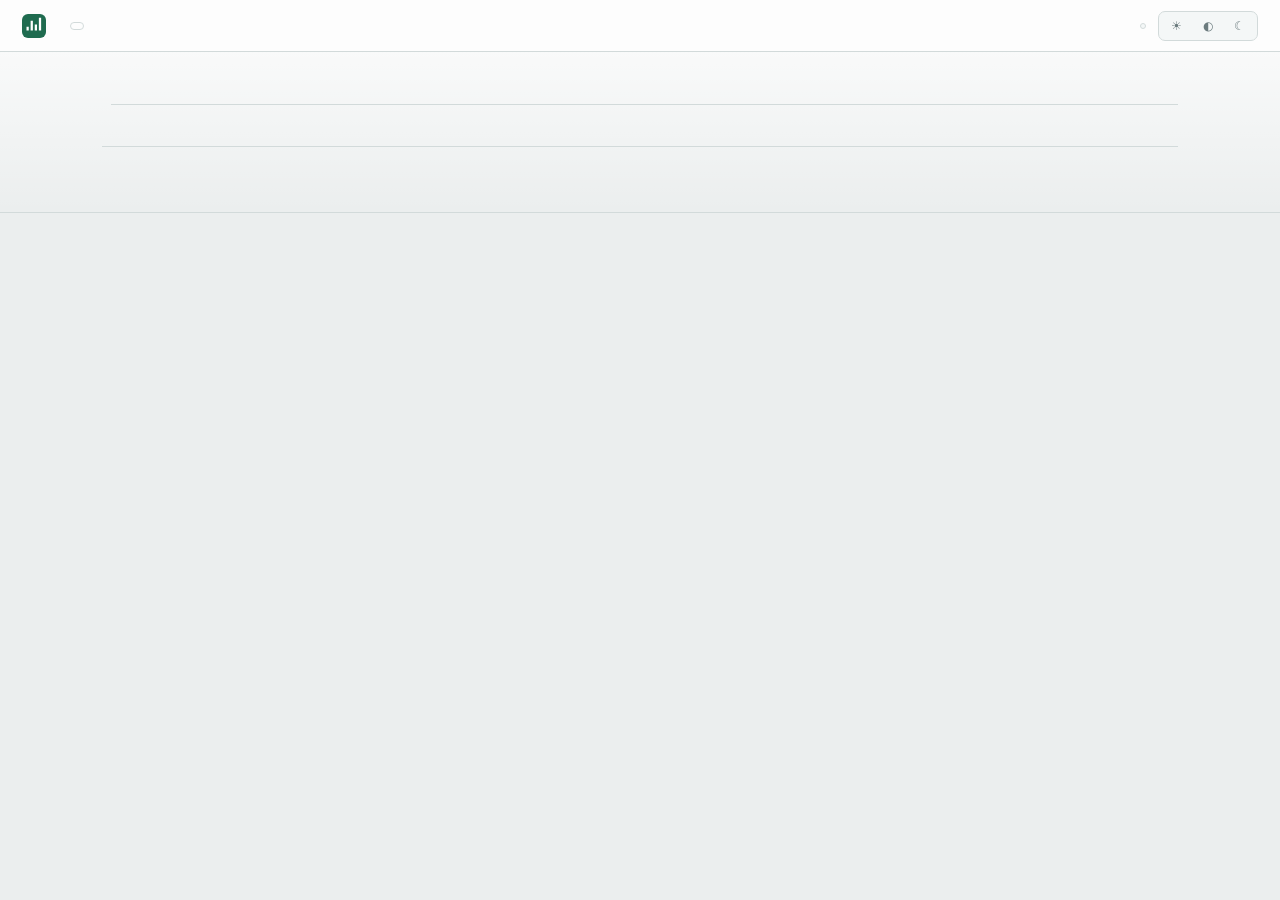
<file: docs/guide.template.html>
<!DOCTYPE html>
<html lang="zh-Hans" data-theme="auto">
<head>
<meta charset="utf-8">
<meta name="viewport" content="width=device-width, initial-scale=1">
<title>会话交接工具 · 图文说明</title>
<link rel="icon" href="data:image/svg+xml,%3Csvg xmlns='http://www.w3.org/2000/svg' viewBox='0 0 32 32'%3E%3Crect width='32' height='32' rx='8' fill='%231F6B4F'/%3E%3Cpath d='M6 22h3v-5H6zm5.5 0h3V9h-3zm5.5 0h3v-8h-3zm5.5 0h3V5h-3z' fill='%23fff'/%3E%3C/svg%3E">
<script id="guide-i18n" type="application/json">__GUIDE_I18N__</script>
<script id="cli-i18n" type="application/json">__CLI_I18N__</script>
<style>
/* ───────────────────────────────────────────────────────────────────────────
   仪表盘，不是宣传页。

   这个工具的全部说服力来自实测数字（250 KB 以下无一致命、8 MB 以上全部致命、
   只留末窗丢掉 78%），所以页面的主角是读数而不是标题：首屏第一眼看到的是
   一支按对数刻度画出的量程条，柱高就是该区间实测的失败率。

   配色不是挑好看的颜色，而是**工具自己的四档判据**：健康→留意→尽快→立刻。
   它天然是一条绿→赭→橙→红的序列色阶，量程条、徽章、边框全部取自这一条，
   于是颜色本身携带信息，换一种配色就等于改判据。

   等宽字体是主声部而非配角：工具的产物（转录、提示词、参数、阈值）全是等宽的，
   页面的数据层也就全用等宽，只有叙述用无衬线。中文必须走系统字体——这份文档
   是单文件、零外链，任何 CJK 网络字体都是几 MB 的额外失败路径。
   ─────────────────────────────────────────────────────────────────────── */
:root{
  color-scheme:light;
  /* 冷灰纸，带一点绿味；不是米白，也不是纯中性灰 */
  --bg:#EBEEEE;--bg-deep:#E0E5E5;--surface:#FFFFFF;--surface-2:#F4F7F7;
  --line:#D2DADA;--line-hard:#B6C2C2;--line-soft:#E3E9E9;
  --ink:#0E1416;--ink-2:#39474A;--ink-3:#6B7B7E;--ink-4:#94A2A4;
  /* 四档判据 = 序列色阶。顺序即严重度，不可打乱。 */
  --ok:#1F6B4F;--ok-bg:#DBEAE1;
  --watch:#7C6210;--watch-bg:#F0E7CC;
  --high:#A85219;--high-bg:#F5E1D1;
  --critical:#93261E;--crit-bg:#F3D9D5;
  /* 主色取自「健康」：工具的目的就是把你送回这一档 */
  --accent:#1F6B4F;--accent-ink:#FFFFFF;--accent-soft:#DBEAE1;
  --info:#2F5473;--info-bg:#DEE7EF;
  --sh-1:0 1px 2px rgba(14,20,22,.05);
  --sh-2:0 1px 2px rgba(14,20,22,.05),0 10px 28px rgba(14,20,22,.07);
  --r:4px;--r-md:7px;--r-lg:11px;
  --mono:ui-monospace,"Cascadia Mono","SF Mono","JetBrains Mono","DejaVu Sans Mono",Consolas,monospace;
  --sans:-apple-system,BlinkMacSystemFont,"Segoe UI Variable Text","Segoe UI","PingFang SC","Microsoft YaHei UI","Noto Sans CJK SC",Roboto,Helvetica,Arial,sans-serif;
}
/* 深色不是把浅色反过来：纸张变成炭黑玻璃，四档色阶整体提亮以保住对比度，
   而顺序（绿→赭→橙→红）逐字不变——顺序携带信息，不能因为主题而重排。 */
@media (prefers-color-scheme:dark){:root:not([data-theme="light"]){
  color-scheme:dark;
  --bg:#0B1012;--bg-deep:#070C0D;--surface:#131A1C;--surface-2:#1B2427;
  --line:#263134;--line-hard:#38474A;--line-soft:#1F282B;
  --ink:#E6EDEB;--ink-2:#AEBDBB;--ink-3:#7D8D8F;--ink-4:#5A6A6C;
  --ok:#5CBE93;--ok-bg:#11301F;
  --watch:#D5B054;--watch-bg:#2D2510;
  --high:#E38A50;--high-bg:#331F11;
  --critical:#E27A6E;--crit-bg:#331714;
  --accent:#5CBE93;--accent-ink:#06110B;--accent-soft:#11301F;
  --info:#8FB6D8;--info-bg:#15212C;
  --sh-1:0 1px 2px rgba(0,0,0,.55);
  --sh-2:0 1px 2px rgba(0,0,0,.55),0 12px 32px rgba(0,0,0,.5);
}}
:root[data-theme="dark"]{
  color-scheme:dark;
  --bg:#0B1012;--bg-deep:#070C0D;--surface:#131A1C;--surface-2:#1B2427;
  --line:#263134;--line-hard:#38474A;--line-soft:#1F282B;
  --ink:#E6EDEB;--ink-2:#AEBDBB;--ink-3:#7D8D8F;--ink-4:#5A6A6C;
  --ok:#5CBE93;--ok-bg:#11301F;
  --watch:#D5B054;--watch-bg:#2D2510;
  --high:#E38A50;--high-bg:#331F11;
  --critical:#E27A6E;--crit-bg:#331714;
  --accent:#5CBE93;--accent-ink:#06110B;--accent-soft:#11301F;
  --info:#8FB6D8;--info-bg:#15212C;
  --sh-1:0 1px 2px rgba(0,0,0,.55);
  --sh-2:0 1px 2px rgba(0,0,0,.55),0 12px 32px rgba(0,0,0,.5);
}
*,*::before,*::after{box-sizing:border-box}
html{scroll-behavior:smooth}
@media (prefers-reduced-motion:reduce){html{scroll-behavior:auto}
  *,*::before,*::after{animation-duration:.001ms!important;transition-duration:.001ms!important}}
body{margin:0;background:var(--bg);color:var(--ink);
  font:400 15px/1.7 var(--sans);-webkit-font-smoothing:antialiased;text-rendering:optimizeLegibility}
h1,h2,h3,h4{margin:0;font-weight:650;letter-spacing:-.014em}
p{margin:0}
a{color:var(--accent);text-underline-offset:2px}
a:focus-visible,button:focus-visible{outline:2px solid var(--accent);outline-offset:2px;border-radius:var(--r)}

/* 数据层一律等宽：阈值、参数、路径、会话 ID 都是可复制的字面量，
   等宽让它们在视觉上与叙述分层，读者一眼知道哪些字要照抄。 */
code,kbd{font-family:var(--mono);font-size:.86em;font-variant-ligatures:none}
code{background:var(--surface-2);padding:1.5px 5px;border-radius:var(--r);
  border:1px solid var(--line-soft);color:var(--ink)}
pre{margin:0;padding:14px 16px;background:var(--bg-deep);border:1px solid var(--line);
  border-radius:var(--r-md);overflow-x:auto;font-family:var(--mono);font-size:12.6px;line-height:1.62;
  color:var(--ink-2);tab-size:2}
pre code{background:none;border:0;padding:0;font-size:inherit;color:inherit}
svg{display:block;max-width:100%}
svg text{font-family:var(--mono)}

/* ── 顶栏 ─────────────────────────────────────────────────────────────── */
.top{position:sticky;top:0;z-index:30;display:flex;align-items:center;gap:12px;
  padding:0 22px;height:52px;background:color-mix(in srgb,var(--surface) 88%,transparent);
  backdrop-filter:saturate(1.6) blur(9px);border-bottom:1px solid var(--line)}
.top .mark{width:24px;height:24px;flex:none}
.top .mark rect{fill:var(--accent)}
.top .mark path{fill:var(--accent-ink)}
.top .name{font-size:13.5px;font-weight:650;letter-spacing:-.01em}
.top .ver{font:500 11px/1 var(--mono);color:var(--ink-4);padding:3px 6px;
  border:1px solid var(--line);border-radius:var(--r)}
.top .spacer{margin-left:auto}
.seg{display:flex;gap:1px;padding:2px;background:var(--surface-2);
  border:1px solid var(--line);border-radius:var(--r-md)}
.seg button{border:0;border-radius:var(--r);background:transparent;color:var(--ink-3);
  font:500 12px/1 var(--sans);padding:6px 10px;cursor:pointer;transition:color .12s,background .12s}
.seg button:hover{color:var(--ink)}
.seg button[aria-pressed="true"]{background:var(--surface);color:var(--ink);
  box-shadow:var(--sh-1);font-weight:650}

/* ── 首屏：量程条是主角 ────────────────────────────────────────────────
   一支按体积对数刻度排布的横条，四段宽度对应四个区间，段内数字是实测失败率。
   它同时是全文的图例：后面每一个徽章、每一条左边框都取这四色之一。 */
.hero{border-bottom:1px solid var(--line);background:
  linear-gradient(180deg,color-mix(in srgb,var(--surface) 70%,transparent),transparent)}
.hero-in{max-width:1120px;margin:0 auto;padding:52px 22px 40px}
.eyebrow{display:flex;align-items:center;gap:9px;font:600 11px/1 var(--mono);
  letter-spacing:.11em;text-transform:uppercase;color:var(--ink-4)}
.eyebrow::after{content:"";flex:1;height:1px;background:var(--line)}
.hero h1{margin-top:16px;font-size:clamp(28px,4.4vw,44px);line-height:1.1;letter-spacing:-.03em;
  max-width:20ch;font-weight:700}
.hero .lede{margin-top:14px;font-size:clamp(15px,1.4vw,17.5px);line-height:1.6;
  color:var(--ink-2);max-width:52ch}

.gauge{margin-top:34px}
.gauge-head{display:flex;align-items:baseline;justify-content:space-between;gap:12px;
  font:500 11.5px/1 var(--mono);color:var(--ink-4);letter-spacing:.04em;
  padding-bottom:7px;border-bottom:1px solid var(--line)}
.gauge-bars{display:grid;grid-template-columns:repeat(4,1fr);gap:2px;margin-top:14px}
.gb{position:relative;padding:13px 12px 12px;border-radius:var(--r-md);
  border:1px solid var(--line);background:var(--surface);overflow:hidden}
/* 顶部那道 4px 实色是这一档的身份色，也是全文配色的定义处 */
.gb::before{content:"";position:absolute;inset:0 0 auto 0;height:4px;background:var(--c)}
.gb .pct{font:700 clamp(22px,3vw,32px)/1 var(--mono);color:var(--c);letter-spacing:-.03em}
.gb .band{margin-top:7px;font:650 12.5px/1.3 var(--sans);color:var(--ink)}
.gb .size{margin-top:3px;font:500 11.5px/1.3 var(--mono);color:var(--ink-4)}
.gb[data-b="ok"]{--c:var(--ok)}
.gb[data-b="watch"]{--c:var(--watch)}
.gb[data-b="high"]{--c:var(--high)}
.gb[data-b="critical"]{--c:var(--critical);background:var(--crit-bg);border-color:var(--critical)}
.gauge-foot{margin-top:11px;font:400 12.5px/1.6 var(--sans);color:var(--ink-3);max-width:76ch}

/* ── 主体骨架 ─────────────────────────────────────────────────────────── */
.wrap{display:grid;grid-template-columns:minmax(0,1fr) 214px;gap:52px;
  max-width:1120px;margin:0 auto;padding:40px 22px 100px}

/* 章节编号有意义：它是**执行顺序**（先体检 → 再交接 → 再看凭据），
   不是装饰性的 01/02/03。所以编号跟着 h2 走，且用等宽。 */
section{margin:0 0 52px;scroll-margin-top:70px}
section>h2{display:flex;align-items:center;gap:11px;font-size:clamp(19px,2.2vw,23px);
  letter-spacing:-.022em;padding-bottom:10px;border-bottom:1px solid var(--line);margin-bottom:18px}
section>h2::before{content:attr(data-n);flex:none;font:650 12px/1 var(--mono);color:var(--accent);
  background:var(--accent-soft);border-radius:var(--r);padding:5px 7px;letter-spacing:.02em}
section h3{font-size:15.5px;margin:24px 0 9px;letter-spacing:-.01em}
section p+p{margin-top:11px}
section p,section li{color:var(--ink-2)}
section strong{color:var(--ink);font-weight:650}
ul,ol{margin:11px 0;padding-left:20px}
li{margin:5px 0}
li::marker{color:var(--ink-4)}

/* ── 卡片与网格 ───────────────────────────────────────────────────────── */
.card{background:var(--surface);border:1px solid var(--line);border-radius:var(--r-lg);
  padding:16px 18px;box-shadow:var(--sh-1)}
.card h3{margin:0 0 7px;font-size:14.5px}
.card h4{margin:0 0 6px;font-size:14px}
.card>pre{margin-top:11px}
/* 实测数字。左边一个大号量值、右边一句话说明它意味着什么——这类内容写成
   散文会被读者跳过，而它恰恰是「凭什么这么做」的全部依据。 */
.metric{display:grid;grid-template-columns:minmax(96px,auto) 1fr;gap:0 16px;align-items:baseline;
  padding:12px 16px;border:1px solid var(--line);border-left:3px solid var(--high);
  border-radius:var(--r);background:var(--surface);margin:10px 0}
.metric b{font:700 20px/1.15 var(--mono);color:var(--high);letter-spacing:-.01em}
.metric span{color:var(--ink-2);font-size:13.5px}
@media (max-width:560px){.metric{grid-template-columns:1fr;gap:4px}}
.grid{display:grid;gap:12px;margin:14px 0}
.grid.g2{grid-template-columns:repeat(2,minmax(0,1fr))}
.grid.g3{grid-template-columns:repeat(3,minmax(0,1fr))}

/* 三种入口是**并列选项**，所以给等宽的三栏与一个可复制的命令，
   而不是叙述性的段落堆叠——读者来这一节只为了挑一个然后照抄。 */
.entry{display:flex;flex-direction:column;gap:10px;background:var(--surface);
  border:1px solid var(--line);border-radius:var(--r-lg);padding:16px 17px;box-shadow:var(--sh-1)}
.entry .tag{align-self:flex-start;font:650 10.5px/1 var(--mono);letter-spacing:.09em;
  text-transform:uppercase;color:var(--accent);background:var(--accent-soft);
  padding:5px 7px;border-radius:var(--r)}
.entry h3{margin:0;font-size:15px}
.entry p{flex:1;font-size:13.6px;line-height:1.62}
.entry pre{font-size:12px;padding:11px 13px}

/* 四步是真序列，编号必须在，且要看得出「1 之后是 2」——用一条竖线连起来。 */
.steps{display:grid;gap:0;margin-top:6px}
.step{position:relative;display:grid;grid-template-columns:34px minmax(0,1fr);gap:14px;
  padding:0 0 22px 0}
.step:last-child{padding-bottom:0}
.step::before{content:"";position:absolute;left:16px;top:32px;bottom:0;width:1px;background:var(--line)}
.step:last-child::before{display:none}
.step .n{width:33px;height:33px;border-radius:50%;display:grid;place-items:center;
  font:650 13px/1 var(--mono);color:var(--accent-ink);background:var(--accent);
  box-shadow:0 0 0 4px var(--bg)}
.step h4{font-size:15px;margin-bottom:5px}
.step p{font-size:14px}

/* ── 提示条：左边框颜色 = 四档色阶，与量程条同源 ──────────────────────── */
.note{border-left:3px solid var(--info);background:var(--info-bg);
  border-radius:0 var(--r-md) var(--r-md) 0;padding:13px 16px;margin:14px 0}
.note h3{margin:0 0 6px;font-size:14px;color:var(--ink)}
.note p,.note li{font-size:13.6px;color:var(--ink-2)}
.note.warn{border-left-color:var(--high);background:var(--high-bg)}
.note.stop{border-left-color:var(--critical);background:var(--crit-bg)}
.note.good{border-left-color:var(--ok);background:var(--ok-bg)}
.note ul{margin:8px 0 0}

/* ── 表格 ─────────────────────────────────────────────────────────────── */
.tw{overflow-x:auto;margin:14px 0;border:1px solid var(--line);border-radius:var(--r-lg);
  background:var(--surface)}
table{width:100%;border-collapse:collapse;font-size:13.4px}
th{text-align:left;font:650 11px/1 var(--mono);letter-spacing:.08em;text-transform:uppercase;
  color:var(--ink-4);padding:11px 14px;border-bottom:1px solid var(--line);white-space:nowrap}
td{padding:10px 14px;border-bottom:1px solid var(--line-soft);color:var(--ink-2);vertical-align:top}
tr:last-child td{border-bottom:0}
tbody tr:hover{background:var(--surface-2)}
td code{white-space:nowrap}

.pill{display:inline-block;font:650 11.5px/1 var(--sans);padding:5px 9px;border-radius:100px;
  border:1px solid currentColor}
.pill.ok{color:var(--ok);background:var(--ok-bg)}
.pill.watch{color:var(--watch);background:var(--watch-bg)}
.pill.high{color:var(--high);background:var(--high-bg)}
.pill.critical{color:var(--critical);background:var(--crit-bg)}

/* ── 图 ───────────────────────────────────────────────────────────────── */
figure{margin:20px 0;padding:18px 16px 12px;background:var(--surface);
  border:1px solid var(--line);border-radius:var(--r-lg)}
figcaption{margin-top:12px;text-align:center;font:500 11.5px/1 var(--mono);
  letter-spacing:.06em;color:var(--ink-4)}

/* ── 目录 ─────────────────────────────────────────────────────────────── */
.toc{position:sticky;top:76px;align-self:start;max-height:calc(100vh - 100px);overflow-y:auto}
.toc h2{font:650 10.5px/1 var(--mono);letter-spacing:.12em;text-transform:uppercase;
  color:var(--ink-4);margin-bottom:11px}
.toc a{display:flex;gap:8px;padding:5px 0 5px 11px;font-size:12.8px;line-height:1.45;
  color:var(--ink-3);text-decoration:none;border-left:2px solid var(--line-soft);
  transition:color .12s,border-color .12s}
.toc a:hover{color:var(--ink)}
.toc a[aria-current="true"]{color:var(--accent);border-left-color:var(--accent);font-weight:650}
.toc a .tn{font:650 10.5px/1.45 var(--mono);color:var(--ink-4);flex:none}
.toc a[aria-current="true"] .tn{color:var(--accent)}

/* ── 响应式：目录先降为顶部横排，再完全让位给正文 ────────────────────── */
@media (max-width:1020px){
  .wrap{grid-template-columns:minmax(0,1fr);gap:0}
  .toc{position:static;max-height:none;order:-1;margin-bottom:30px;
    padding-bottom:16px;border-bottom:1px solid var(--line)}
  .toc a{display:inline-flex;border-left:0;border-bottom:2px solid transparent;
    padding:5px 10px 5px 0;margin-right:6px}
  .toc a[aria-current="true"]{border-left:0;border-bottom-color:var(--accent)}
  .grid.g3{grid-template-columns:repeat(2,minmax(0,1fr))}
}
@media (max-width:720px){
  .gauge-bars{grid-template-columns:repeat(2,1fr)}
  .grid.g2,.grid.g3{grid-template-columns:minmax(0,1fr)}
  .hero-in{padding:36px 18px 30px}
  .wrap{padding:28px 18px 70px}
  .top{padding:0 16px}
  .top .ver{display:none}
}
@media print{
  .top,.toc{display:none}
  .wrap{grid-template-columns:1fr;padding:0}
  body{background:#fff}
  section{break-inside:avoid}
}


</style>
</head>
<body>
<header class="top">
  <svg class="mark" viewBox="0 0 32 32" aria-hidden="true">
    <rect width="32" height="32" rx="8"/>
    <path d="M6 22h3v-5H6zm5.5 0h3V9h-3zm5.5 0h3v-8h-3zm5.5 0h3V5h-3z"/>
  </svg>
  <span class="name" data-g="title"></span>
  <span class="ver" id="ver"></span>
  <span class="spacer"></span>
  <div class="seg" id="lang-seg" role="group" aria-label="Language"></div>
  <div class="seg" id="theme-seg" role="group" aria-label="Theme">
    <button data-theme-set="light" title="Light">☀</button>
    <button data-theme-set="auto" title="System">◐</button>
    <button data-theme-set="dark" title="Dark">☾</button>
  </div>
</header>

<div class="hero">
  <div class="hero-in">
    <p class="eyebrow"><span data-g="eyebrow"></span></p>
    <h1 data-g="title"></h1>
    <p class="lede" data-g="tagline"></p>
    <!-- 量程条：柱高即实测失败率，颜色即四档判据。全文配色由此定义。 -->
    <div class="gauge">
      <div class="gauge-head">
        <span data-g="gauge.axis"></span>
        <span data-g="gauge.metric"></span>
      </div>
      <div class="gauge-bars" id="gauge-bars"></div>
      <p class="gauge-foot" data-g="gauge.foot"></p>
    </div>
  </div>
</div>

<div class="wrap">
  <main id="body"></main>
  <nav class="toc" id="toc" aria-label="Contents"><h2 data-g="nav"></h2></nav>
</div>

<script>
(function () {
  "use strict";
  const T = JSON.parse(document.getElementById("guide-i18n").textContent);
  // 参数说明直接取程序自己的 i18n 表，文档与 --help 不可能漂移。
  const CLI = JSON.parse(document.getElementById("cli-i18n").textContent);
  const ORDER = ["zh-Hans", "zh-Hant", "en"];
  const SHORT = { "zh-Hans": "简", "zh-Hant": "繁", en: "EN" };
  let lang = pickLang();

  function pickLang() {
    // 显式指定优先于记住的选择：菜单和 CLI 用 ?lang= / #lang= 把用户已经选过的
    // 语言带进来。少了这一层，英文用户从菜单点开指南只会看到简体中文
    // ——只有一份 guide.html，语言全靠这里挑。
    const q = new URLSearchParams(location.search);
    const h = location.hash ? new URLSearchParams(location.hash.slice(1)) : null;
    const asked = q.get("lang") || (h && h.get("lang"));
    if (asked && T[asked]) return asked;
    let saved = null;
    try { saved = localStorage.getItem("ah.guide.lang"); } catch (e) {}
    if (saved && T[saved]) return saved;
    const nav = (navigator.language || "zh-Hans").toLowerCase();
    if (nav.startsWith("en")) return "en";
    if (/hant|-tw|-hk|-mo/.test(nav)) return "zh-Hant";
    return "zh-Hans";
  }
  const g = (k) => (T[lang] && T[lang][k]) !== undefined ? T[lang][k] : (T["zh-Hans"][k] || "??" + k + "??");
  const cliDesc = (k) => (CLI[lang] && CLI[lang][k]) || (CLI["zh-Hans"] && CLI["zh-Hans"][k]) || k;

  /* h(tag.class, attrs, ...kids) —— attrs.html 明确表示这段是模板自带的富文本，
     它来自本仓库的 JSON，不是用户输入。其余一律 textContent。 */
  function h(spec, attrs) {
    const p = String(spec).split("."), n = document.createElement(p[0] || "div");
    for (let i = 1; i < p.length; i++) n.classList.add(p[i]);
    if (attrs) for (const k in attrs) {
      if (attrs[k] == null || attrs[k] === false) continue;
      if (k === "html") n.innerHTML = attrs[k];
      else if (k === "text") n.textContent = String(attrs[k]);
      else n.setAttribute(k, String(attrs[k]));
    }
    for (let i = 2; i < arguments.length; i++) {
      const c = arguments[i];
      if (c == null || c === false) continue;
      n.appendChild(typeof c === "string" ? document.createTextNode(c) : c);
    }
    return n;
  }
  const rich = (tag, key) => h(tag, { html: g(key) });
  const svgEl = (markup) => { const d = h("div"); d.innerHTML = markup; return d.firstElementChild; };
  const fig = (markup, capKey) => h("figure", null, svgEl(markup), h("figcaption", { text: g(capKey) }));

  /* 四档判据。顺序即严重度，页面所有颜色都从这里取——量程条、徽章、图里的
     边框全部同源，于是颜色本身携带信息，而不是装饰。 */
  const BANDS = [
    { b: "ok", size: "< 1 MB", pct: "0%", rate: "s2.r4" },
    { b: "watch", size: "≥ 1 MB", pct: "17%", rate: "s2.r3" },
    { b: "high", size: "≥ 3 MB", pct: "30%", rate: "s2.r2" },
    { b: "critical", size: "≥ 8 MB", pct: "100%", rate: "s2.r1" }
  ];
  const BAND_LABEL = {
    ok: { "zh-Hans": "健康", "zh-Hant": "健康", en: "Healthy" },
    watch: { "zh-Hans": "留意", "zh-Hant": "留意", en: "Watch" },
    high: { "zh-Hans": "尽快交接", "zh-Hant": "盡快交接", en: "Hand off soon" },
    critical: { "zh-Hans": "立刻交接", "zh-Hant": "立即交接", en: "Hand off now" }
  };
  const bandName = (b) => BAND_LABEL[b][lang] || BAND_LABEL[b]["zh-Hans"];

  /* ── 首屏量程条 ──────────────────────────────────────────────────────
     四段并列，每段顶部 4px 是该档身份色，大字是实测失败率。它既是数据，
     也是全文的图例。 */
  function gauge() {
    const box = document.getElementById("gauge-bars");
    while (box.firstChild) box.removeChild(box.firstChild);
    BANDS.forEach((x) => {
      box.appendChild(h("div.gb", { "data-b": x.b },
        h("div.pct", { text: x.pct }),
        h("div.band", { text: bandName(x.b) }),
        h("div.size", { text: x.size })));
    });
  }

  /* ── 三张流程图 ──────────────────────────────────────────────────────
     用 currentColor 与主题变量作画，深浅两套主题下都可读；四档色与量程条同源。 */
  const D_VERDICT = `
<svg viewBox="0 0 720 232" role="img" aria-label="verdict flow">
  <defs><marker id="ah" viewBox="0 0 8 8" refX="7" refY="4" markerWidth="7" markerHeight="7" orient="auto">
    <path d="M0 0 L8 4 L0 8 z" fill="var(--ink-4)" stroke="none"/></marker></defs>
  <g fill="none" stroke="var(--line-hard)" stroke-width="1.4">
    <rect x="14" y="86" width="126" height="58" rx="7" fill="var(--surface-2)"/>
    <rect x="196" y="20" width="140" height="52" rx="7" fill="var(--surface-2)"/>
    <rect x="196" y="94" width="140" height="52" rx="7" fill="var(--surface-2)"/>
    <rect x="196" y="168" width="140" height="52" rx="7" fill="var(--surface-2)"/>
    <rect x="410" y="20" width="150" height="52" rx="7" fill="var(--ok-bg)" stroke="var(--ok)"/>
    <rect x="410" y="94" width="150" height="52" rx="7" fill="var(--high-bg)" stroke="var(--high)"/>
    <rect x="410" y="168" width="150" height="52" rx="7" fill="var(--crit-bg)" stroke="var(--critical)"/>
  </g>
  <g stroke="var(--ink-4)" stroke-width="1.3" fill="none" marker-end="url(#ah)">
    <path d="M140 106 L 196 50"/><path d="M140 115 L 196 120"/><path d="M140 124 L 196 190"/>
    <path d="M336 46 L 410 46"/><path d="M336 120 L 410 120"/><path d="M336 194 L 410 194"/>
  </g>
  <g font-size="12" fill="var(--ink-2)" text-anchor="middle">
    <text x="77" y="110">Task N</text><text x="77" y="128">files + symbols</text>
    <text x="266" y="42">files 3/3</text><text x="266" y="58">symbols 4/4</text>
    <text x="266" y="116">files 3/3</text><text x="266" y="132">symbols 2/4</text>
    <text x="266" y="190">files 0/3</text><text x="266" y="206">symbols 0/4</text>
  </g>
  <g font-size="12" font-weight="700" text-anchor="middle">
    <text x="485" y="51" fill="var(--ok)">tick all steps</text>
    <text x="485" y="125" fill="var(--high)">partial · no tick</text>
    <text x="485" y="199" fill="var(--critical)">not started</text>
  </g>
  <g font-size="11" fill="var(--ink-4)">
    <text x="578" y="46">complete = true</text>
    <text x="578" y="120">complete = false</text>
    <text x="578" y="194">complete = false</text>
  </g>
</svg>`;

  const D_CONC = `
<svg viewBox="0 0 720 300" role="img" aria-label="concurrency protection flow">
  <defs><marker id="ah2" viewBox="0 0 8 8" refX="7" refY="4" markerWidth="7" markerHeight="7" orient="auto">
    <path d="M0 0 L8 4 L0 8 z" fill="var(--ink-4)" stroke="none"/></marker></defs>
  <g fill="var(--surface-2)" stroke="var(--line-hard)" stroke-width="1.4">
    <rect x="270" y="14" width="180" height="46" rx="7"/>
    <rect x="270" y="90" width="180" height="46" rx="7"/>
  </g>
  <rect x="30" y="166" width="200" height="112" rx="7" fill="var(--crit-bg)" stroke="var(--critical)" stroke-width="1.4"/>
  <rect x="262" y="166" width="196" height="112" rx="7" fill="var(--high-bg)" stroke="var(--high)" stroke-width="1.4"/>
  <rect x="490" y="166" width="200" height="112" rx="7" fill="var(--ok-bg)" stroke="var(--ok)" stroke-width="1.4"/>
  <g stroke="var(--ink-4)" stroke-width="1.3" fill="none" marker-end="url(#ah2)">
    <path d="M360 60 L 360 90"/>
    <path d="M300 136 L 150 166"/><path d="M360 136 L 360 166"/><path d="M420 136 L 570 166"/>
  </g>
  <g text-anchor="middle">
    <text x="360" y="42" font-size="12.5" font-weight="700" fill="var(--ink)">detect_concurrency()</text>
    <text x="360" y="112" font-size="12" fill="var(--ink-2)">classify each signal</text>
    <text x="360" y="128" font-size="10.5" fill="var(--ink-4)">another process, or you?</text>
    <text x="130" y="192" font-size="12.5" font-weight="700" fill="var(--critical)">BLOCKING</text>
    <text x="360" y="192" font-size="12.5" font-weight="700" fill="var(--high)">ADVISORY</text>
    <text x="590" y="192" font-size="12.5" font-weight="700" fill="var(--ok)">CLEAN</text>
  </g>
  <g font-size="11" fill="var(--ink-2)">
    <text x="44" y="214">staged by someone else</text>
    <text x="44" y="232">index.lock / MERGE_HEAD</text>
    <text x="44" y="250" font-weight="700" fill="var(--critical)">stop · exit 3</text>
    <text x="44" y="268">--force to override</text>
    <text x="276" y="214">tracked file touched</text>
    <text x="276" y="232">in the last 120s</text>
    <text x="276" y="250" font-weight="700" fill="var(--high)">continue</text>
    <text x="276" y="268">recorded in handoff</text>
    <text x="504" y="214">no signal</text>
    <text x="504" y="250" font-weight="700" fill="var(--ok)">commit snapshot</text>
    <text x="504" y="268">then re-check HEAD</text>
  </g>
</svg>`;

  /* 提示词六块。右侧红字是「缺了这块会怎样」——把结构与后果并置，
     比单画一个方框列表更能说明每一块为什么必须在。 */
  const D_PROMPT = `
<svg viewBox="0 0 720 382" role="img" aria-label="prompt structure and the cost of omitting each block">
  <g stroke-width="1.4">
    <rect x="24" y="14" width="330" height="50" rx="7" fill="var(--surface-2)" stroke="var(--line-hard)"/>
    <rect x="24" y="74" width="330" height="50" rx="7" fill="var(--surface-2)" stroke="var(--line-hard)"/>
    <rect x="24" y="134" width="330" height="50" rx="7" fill="var(--surface-2)" stroke="var(--line-hard)"/>
    <rect x="24" y="194" width="330" height="50" rx="7" fill="var(--surface-2)" stroke="var(--line-hard)"/>
    <rect x="24" y="254" width="330" height="50" rx="7" fill="var(--info-bg)" stroke="var(--info)"/>
    <rect x="24" y="314" width="330" height="50" rx="7" fill="var(--ok-bg)" stroke="var(--ok)"/>
  </g>
  <g font-size="12" font-weight="700" fill="var(--ink)">
    <text x="40" y="36">1 · repo / branch / HEAD / remote</text>
    <text x="40" y="96">2 · read the plan + intent sections</text>
    <text x="40" y="156">3 · finished tasks by name</text>
    <text x="40" y="216">4 · concrete gaps</text>
    <text x="40" y="276" fill="var(--info)">5 · prior sessions + digests</text>
    <text x="40" y="336" fill="var(--ok)">6 · expiry: time + HEAD</text>
  </g>
  <g font-size="10.5" fill="var(--ink-4)">
    <text x="40" y="52">where am I, and which clone is it</text>
    <text x="40" y="112">what counts as done, what must not change</text>
    <text x="40" y="172">do not redo Task 1 / Task 3</text>
    <text x="40" y="232">missing file X, missing symbol Y</text>
    <text x="40" y="292">what earlier sessions already concluded</text>
    <text x="40" y="352">rerun instead of reusing</text>
  </g>
  <g stroke="var(--critical)" stroke-width="1.1" stroke-dasharray="4 3" fill="none">
    <path d="M354 39 L 394 39"/><path d="M354 99 L 394 99"/><path d="M354 159 L 394 159"/>
    <path d="M354 219 L 394 219"/><path d="M354 279 L 394 279"/><path d="M354 339 L 394 339"/>
  </g>
  <g font-size="11" fill="var(--critical)">
    <text x="402" y="43">no coordinates</text>
    <text x="402" y="103">plan read as a to-do list</text>
    <text x="402" y="163">finished work redone</text>
    <text x="402" y="223">gap search from scratch</text>
    <text x="402" y="283">re-derives settled answers</text>
    <text x="402" y="343">acts on a stale map</text>
  </g>
  <text x="402" y="20" font-size="10.5" font-weight="700" fill="var(--critical)">omit it → this happens</text>
</svg>`;

  /* ── 章节 ────────────────────────────────────────────────────────────
     编号是**执行顺序**（先认清丢了什么 → 何时跑 → 怎么跑 → 跑完发生什么），
     不是装饰性的 01/02/03，所以它跟着 h2 一起渲染并进目录。 */
  function build() {
    const out = document.getElementById("body");
    while (out.firstChild) out.removeChild(out.firstChild);
    const secs = [];
    let n = 0;
    const sec = (id, hKey, kids) => {
      n += 1;
      const num = String(n).padStart(2, "0");
      const s = h("section", { id: id }, h("h2", { text: g(hKey), "data-n": num }));
      kids.forEach((k) => k && s.appendChild(k));
      secs.push([id, g(hKey), num]);
      out.appendChild(s);
    };

    sec("s1", "s1.h", [
      rich("p", "s1.p1"),
      // 四样丢失的东西是并列、等重的。用网格而不是项目符号：项目符号读起来
      // 像「还有别的」，网格读起来像「就这四样，全丢」。
      h("div.grid.g2", null,
        ...["s1.li1", "s1.li2", "s1.li3", "s1.li4"].map((k) => h("div.card", null, rich("p", k)))),
      rich("p", "s1.p2")
    ]);

    // 这一节必须紧跟「丢了什么」：读者刚知道代价，接着就该知道**多数情况下
    // 有更好的办法**。放在后面等于先推销工具、再承认它是次优选择。
    const resumeCases = h("table", null,
      h("thead", null, h("tr", null,
        h("th", { text: g("sn.t.case") }), h("th", { text: g("sn.t.why") }))),
      h("tbody", null, ...[1, 2, 3, 4, 5, 6, 7].map((i) => h("tr", null,
        h("td", null, h("strong", { text: g(`sn.c${i}.a`) })),
        rich("td", `sn.c${i}.b`)))));
    sec("sn", "sn.h", [
      h("div.note.stop", null, rich("p", "sn.p1")),
      h("pre", null, h("code", {
        // 注释跟着语言走：整份页面三语切换，只有这一段留着中文会很突兀。
        text: lang === "en"
          ? "claude --resume        # or claude --continue / in-session /resume\n"
            + "codex resume           # or codex resume --last"
          : lang === "zh-Hant"
            ? "claude --resume        # 或 claude --continue / 工作階段內 /resume\n"
              + "codex resume           # 或 codex resume --last"
            : "claude --resume        # 或 claude --continue / 会话内 /resume\n"
              + "codex resume           # 或 codex resume --last"
      })),
      rich("p", "sn.p2"),
      h("div.tw", null, resumeCases),
      h("h3", { text: g("sn.h2") }), rich("p", "sn.p3"),
      h("div.grid.g2", null,
        ...["sn.x1", "sn.x2", "sn.x3", "sn.x4", "sn.x5"].map((k) => h("div.card", null, rich("p", k))))
    ]);

    const bandTable = h("table", null,
      h("thead", null, h("tr", null,
        h("th", { text: g("s2.t.size") }),
        h("th", { text: g("s2.t.verdict") }),
        h("th", { text: g("s2.t.measured") }))),
      h("tbody", null, ...BANDS.slice().reverse().map((x) => h("tr", null,
        h("td", null, h("code", { text: x.size })),
        h("td", null, h("span", { class: "pill " + x.b, text: bandName(x.b) })),
        h("td", { text: g(x.rate) })))));
    sec("s2", "s2.h", [
      rich("p", "s2.p1"),
      h("ul", null, rich("li", "s2.li1"), rich("li", "s2.li2"), rich("li", "s2.li3")),
      // 判据本身先讲清楚：占用是主判据，体积只是兜底。顺序不能颠倒，
      // 否则读者会以为下面那张体积表就是判定依据。
      h("div.note", null, rich("p", "s2.p0"), rich("p", "s2.p0b")),
      h("h3", { text: g("s2.h2") }), rich("p", "s2.p2"),
      h("div.tw", null, bandTable),
      h("div.note", null, rich("p", "s2.p3")),
      h("div.note.warn", null, rich("p", "s2.p4"))
    ]);

    // 三种入口是并列选项：给等宽命令 + 一句取舍，读者挑一个照抄就走。
    const entry = (tag, hk, pk, code) => h("div.entry", null,
      h("span.tag", { text: tag }), h("h3", { text: g(hk) }), rich("p", pk),
      code ? h("pre", null, h("code", { text: code })) : null);
    sec("s3", "s3.h", [
      rich("p", "s3.p1"),
      h("div.grid.g3", null,
        entry("GUI", "s3.gui.h", "s3.gui.p", "agent-handoff --gui"),
        entry("MENU", "s3.menu.h", "s3.menu.p", "python -m agent_handoff.menu"),
        entry("CLI", "s3.cli.h", "s3.cli.p",
          "agent-handoff --vitals\nagent-handoff --find 01a00e83\nagent-handoff . --pick-sessions"))
    ]);

    const step = (i, hk, pk, extra) => h("div.step", null,
      h("div.n", { text: String(i) }),
      h("div", null, h("h4", { text: g(hk) }), rich("p", pk), extra || null));
    sec("s4", "s4.h", [
      h("div.steps", null,
        step(1, "s4.step1.h", "s4.step1.p", h("div.note.warn", null, rich("p", "s4.step1.note"))),
        step(2, "s4.step2.h", "s4.step2.p"),
        step(3, "s4.step3.h", "s4.step3.p"),
        step(4, "s4.step4.h", "s4.step4.p", h("div.note", null, rich("p", "s4.step4.note"))))
    ]);

    const card = (hk, pk) => h("div.card", null, h("h3", { text: g(hk) }), rich("p", pk));
    // 传承的证据。它紧跟「四步做了什么」：第 4 步说了「会传承会话」，
    // 这一节回答「凭什么必须全都传，少传会丢什么」——数字是全部依据。
    const metric = (k) => h("div.metric", null,
      h("b", { text: g(`sc.${k}.k`) }), rich("span", `sc.${k}.v`));
    sec("sc", "sc.h", [
      rich("p", "sc.p1"),
      h("div.note.stop", null, rich("p", "sc.p2")),
      metric("m1"), metric("m2"), metric("m3"),
      h("div.note.good", null, rich("p", "sc.p3")),
      rich("p", "sc.p4")
    ]);

    sec("si", "si.h", [rich("p", "si.p1"), h("div.note.warn", null, rich("p", "si.p2"))]);

    sec("s5", "s5.h", [
      rich("p", "s5.p1"),
      h("div.grid.g2", null, card("s5.e1.h", "s5.e1.p"), card("s5.e2.h", "s5.e2.p")),
      h("div.note.warn", null, rich("p", "s5.p2")),
      fig(D_VERDICT, "s5.diagram.title")
    ]);

    sec("s6", "s6.h", [
      rich("p", "s6.p1"),
      h("div.note.stop", null, h("h3", { text: g("s6.block.h") }), rich("p", "s6.block.p"),
        h("ul", null, rich("li", "s6.block.li1"), rich("li", "s6.block.li2"), rich("li", "s6.block.li3"))),
      h("div.note.warn", null, h("h3", { text: g("s6.warn.h") }), rich("p", "s6.warn.p")),
      fig(D_CONC, "s6.diagram.title"),
      h("div.grid.g2", null, card("s6.why.h", "s6.why.p"), card("s6.after.h", "s6.after.p"))
    ]);

    sec("s7", "s7.h", [
      rich("p", "s7.p1"),
      fig(D_PROMPT, "s7.diagram.title"),
      // 卡片顺序必须与图和 build_prompt 的实际输出顺序一致：
      // 坐标 → 计划 → 已完成 → 缺口 → 前序会话 → 过期声明。
      // `b5` 这个键名早于「前序会话」这一块存在（当时只有五块），
      // 所以键名的数字与位置不再对应——按语义排，不按键名排。
      h("div.grid.g3", null,
        card("s7.b1.h", "s7.b1.p"), card("s7.b2.h", "s7.b2.p"), card("s7.b3.h", "s7.b3.p"),
        card("s7.b4.h", "s7.b4.p"), card("s7.b6.h", "s7.b6.p"), card("s7.b5.h", "s7.b5.p"))
    ]);

    sec("s8", "s8.h", [rich("p", "s8.p1"), h("div.note.warn", null, rich("p", "s8.p2"))]);

    const PLAN = "**Goal:** " + (lang === "en" ? "One sentence on what this project is for."
      : lang === "zh-Hant" ? "一句話說清這個專案要做什麼。" : "一句话说清这个项目要做什么。") +
      "\n\n## Global Constraints\n- `docs/LOGO.jpg` " +
      (lang === "en" ? "is a user-owned file and must not be committed."
        : lang === "zh-Hant" ? "是使用者私有檔案，不得提交。" : "是用户私有文件，不得提交。") +
      "\n\n### Task 1: " + (lang === "en" ? "Build the data layer" : lang === "zh-Hant" ? "建立資料層" : "建立数据层") +
      "\n\n**Files:**\n- Create: `src/db/schema.py`\n- Modify: `src/config.py`\n\n" +
      "**Interfaces:**\n- Produces: `create_schema`, `Migration`\n\n" +
      "- [ ] **Step 1** " + (lang === "en" ? "Define the table structure" : lang === "zh-Hant" ? "定義表結構" : "定义表结构") +
      "\n- [ ] **Step 2** " + (lang === "en" ? "Write the migration script" : lang === "zh-Hant" ? "寫遷移腳本" : "写迁移脚本");
    sec("s9", "s9.h", [rich("p", "s9.p1"), h("pre", null, h("code", { text: PLAN })), rich("p", "s9.p2")]);

    const FLAGS = [
      ["repo", "cli.arg.repo"], ["--plan PATH", "cli.arg.plan"], ["--out PATH", "cli.arg.out"],
      ["-m, --message MSG", "cli.arg.message"], ["--no-commit", "cli.arg.no_commit"],
      ["--skip-tests", "cli.arg.skip_tests"], ["--test-timeout N", "cli.arg.test_timeout"],
      ["--vitals", "cli.arg.vitals"], ["--no-vitals", "cli.arg.no_vitals"], ["--find KEYWORD", "cli.arg.find"],
      ["--limit N", "cli.arg.limit"], ["--force", "cli.arg.force"], ["--dry-run", "cli.arg.dry_run"],
      ["--pick-sessions", "cli.arg.pick_sessions"], ["--sessions PATH", "cli.arg.sessions"],
      ["--lang LANG", "cli.arg.lang"], ["--gui", "cli.arg.gui"], ["--port N", "cli.arg.port"],
      ["--no-browser", "cli.arg.no_browser"], ["--jobs N", "cli.arg.jobs"], ["--json", "cli.arg.json"]
    ];
    const flagTable = h("table", null,
      h("thead", null, h("tr", null, h("th", { text: g("s10.t.flag") }), h("th", { text: g("s10.t.what") }))),
      h("tbody", null, ...FLAGS.map((f) => h("tr", null,
        h("td", null, h("code", { text: f[0] })), h("td", { text: cliDesc(f[1]) })))));
    // 退出码用与量程条同一套语义色：0 是健康，3 是被拦下。
    const EXIT = [["0", "ok"], ["1", "watch"], ["2", "high"], ["3", "critical"]];
    const exitTable = h("table", null,
      h("thead", null, h("tr", null, h("th", { text: g("s10.exit.h") }), h("th", { text: g("s10.t.what") }))),
      h("tbody", null, ...EXIT.map((e) => h("tr", null,
        h("td", null, h("span", { class: "pill " + e[1], text: e[0] })),
        h("td", { html: g("s10.exit." + e[0]) })))));
    sec("s10", "s10.h", [h("div.tw", null, flagTable), h("div.tw", null, exitTable)]);

    sec("s11", "s11.h", [h("div.grid.g3", null,
      card("s11.c1.h", "s11.c1.p"), card("s11.c2.h", "s11.c2.p"), card("s11.c3.h", "s11.c3.p"))]);

    sec("s12", "s12.h", [h("div.note.stop", null, rich("p", "s12.p"))]);

    const FILES = [
      ["src/agent_handoff/cli.py", "command line entry"],
      ["src/agent_handoff/menu.py", "interactive menu"],
      ["src/agent_handoff/gui/", "local web interface"],
      ["src/agent_handoff/core/", "shared logic: vitals, plan, evidence, gitops, probe, report"],
      ["src/agent_handoff/i18n/", "zh-Hans / zh-Hant / en strings"],
      ["scripts/", "launchers for Windows and POSIX"],
      ["docs/guide.html", "this page"],
      ["tests/", "pytest suite"]
    ];
    sec("s13", "s13.h", [h("div.tw", null, h("table", null,
      h("thead", null, h("tr", null, h("th", { text: g("s13.t.path") }), h("th", { text: g("s13.t.what") }))),
      h("tbody", null, ...FILES.map((f) => h("tr", null,
        h("td", null, h("code", { text: f[0] })), h("td", { text: f[1] }))))))]);

    /* 目录：编号与正文一致，读者能把「第 07 节」直接对上。 */
    const toc = document.getElementById("toc");
    while (toc.children.length > 1) toc.removeChild(toc.lastChild);
    toc.firstElementChild.textContent = g("nav");
    secs.forEach((s) => {
      const a = h("a", { href: "#" + s[0] },
        h("span.tn", { text: s[2] }), h("span", { text: s[1] }));
      a.addEventListener("click", () => setTimeout(mark, 60));
      toc.appendChild(a);
    });
    mark();
  }

  /* 当前章节高亮。用 aria-current 而不是自定义 class：它同时驱动样式与读屏。 */
  function mark() {
    const links = Array.from(document.querySelectorAll(".toc a"));
    let best = null, bestTop = -Infinity;
    links.forEach((a) => {
      const el = document.getElementById(a.getAttribute("href").slice(1));
      if (!el) return;
      const top = el.getBoundingClientRect().top - 96;
      if (top <= 0 && top > bestTop) { bestTop = top; best = a; }
    });
    links.forEach((a) => {
      if (a === best) a.setAttribute("aria-current", "true");
      else a.removeAttribute("aria-current");
    });
  }

  function setLang(code) {
    if (!T[code]) return;
    lang = code;
    try { localStorage.setItem("ah.guide.lang", code); } catch (e) {}
    document.documentElement.lang = code;
    document.title = g("title");
    Array.from(document.querySelectorAll("[data-g]")).forEach((el) => {
      el.textContent = g(el.getAttribute("data-g"));
    });
    Array.from(document.querySelectorAll("#lang-seg button")).forEach((b) => {
      b.setAttribute("aria-pressed", String(b.getAttribute("data-lang") === code));
    });
    gauge();
    build();
  }

  function setTheme(mode) {
    document.documentElement.setAttribute("data-theme", mode);
    try { localStorage.setItem("ah.guide.theme", mode); } catch (e) {}
    Array.from(document.querySelectorAll("#theme-seg button")).forEach((b) => {
      b.setAttribute("aria-pressed", String(b.getAttribute("data-theme-set") === mode));
    });
  }

  const seg = document.getElementById("lang-seg");
  ORDER.filter((c) => T[c]).forEach((c) => {
    const b = h("button", { text: SHORT[c], title: T[c]["dir_note"] || c, "data-lang": c });
    b.addEventListener("click", () => setLang(c));
    seg.appendChild(b);
  });
  Array.from(document.querySelectorAll("#theme-seg button")).forEach((b) => {
    b.addEventListener("click", () => setTheme(b.getAttribute("data-theme-set")));
  });

  document.getElementById("ver").textContent = "__VERSION__";

  let savedTheme = null;
  try { savedTheme = localStorage.getItem("ah.guide.theme"); } catch (e) {}
  setTheme(savedTheme || "auto");
  setLang(lang);
  window.addEventListener("scroll", mark, { passive: true });

  /* 章节是 setLang 之后才建出来的，所以带 #hash 打开时目标元素在浏览器
     处理哈希的那一刻还不存在——链接看起来「没反应」。建完再滚一次。
     用 replace 而不是重新赋值 hash：避免在历史里多压一条记录。 */
  function jumpToHash() {
    const id = decodeURIComponent(location.hash.slice(1));
    if (!id) return;
    const target = document.getElementById(id);
    if (target) target.scrollIntoView();
  }
  jumpToHash();
  window.addEventListener("hashchange", jumpToHash);
})();
</script>
</body>
</html>
</file>
